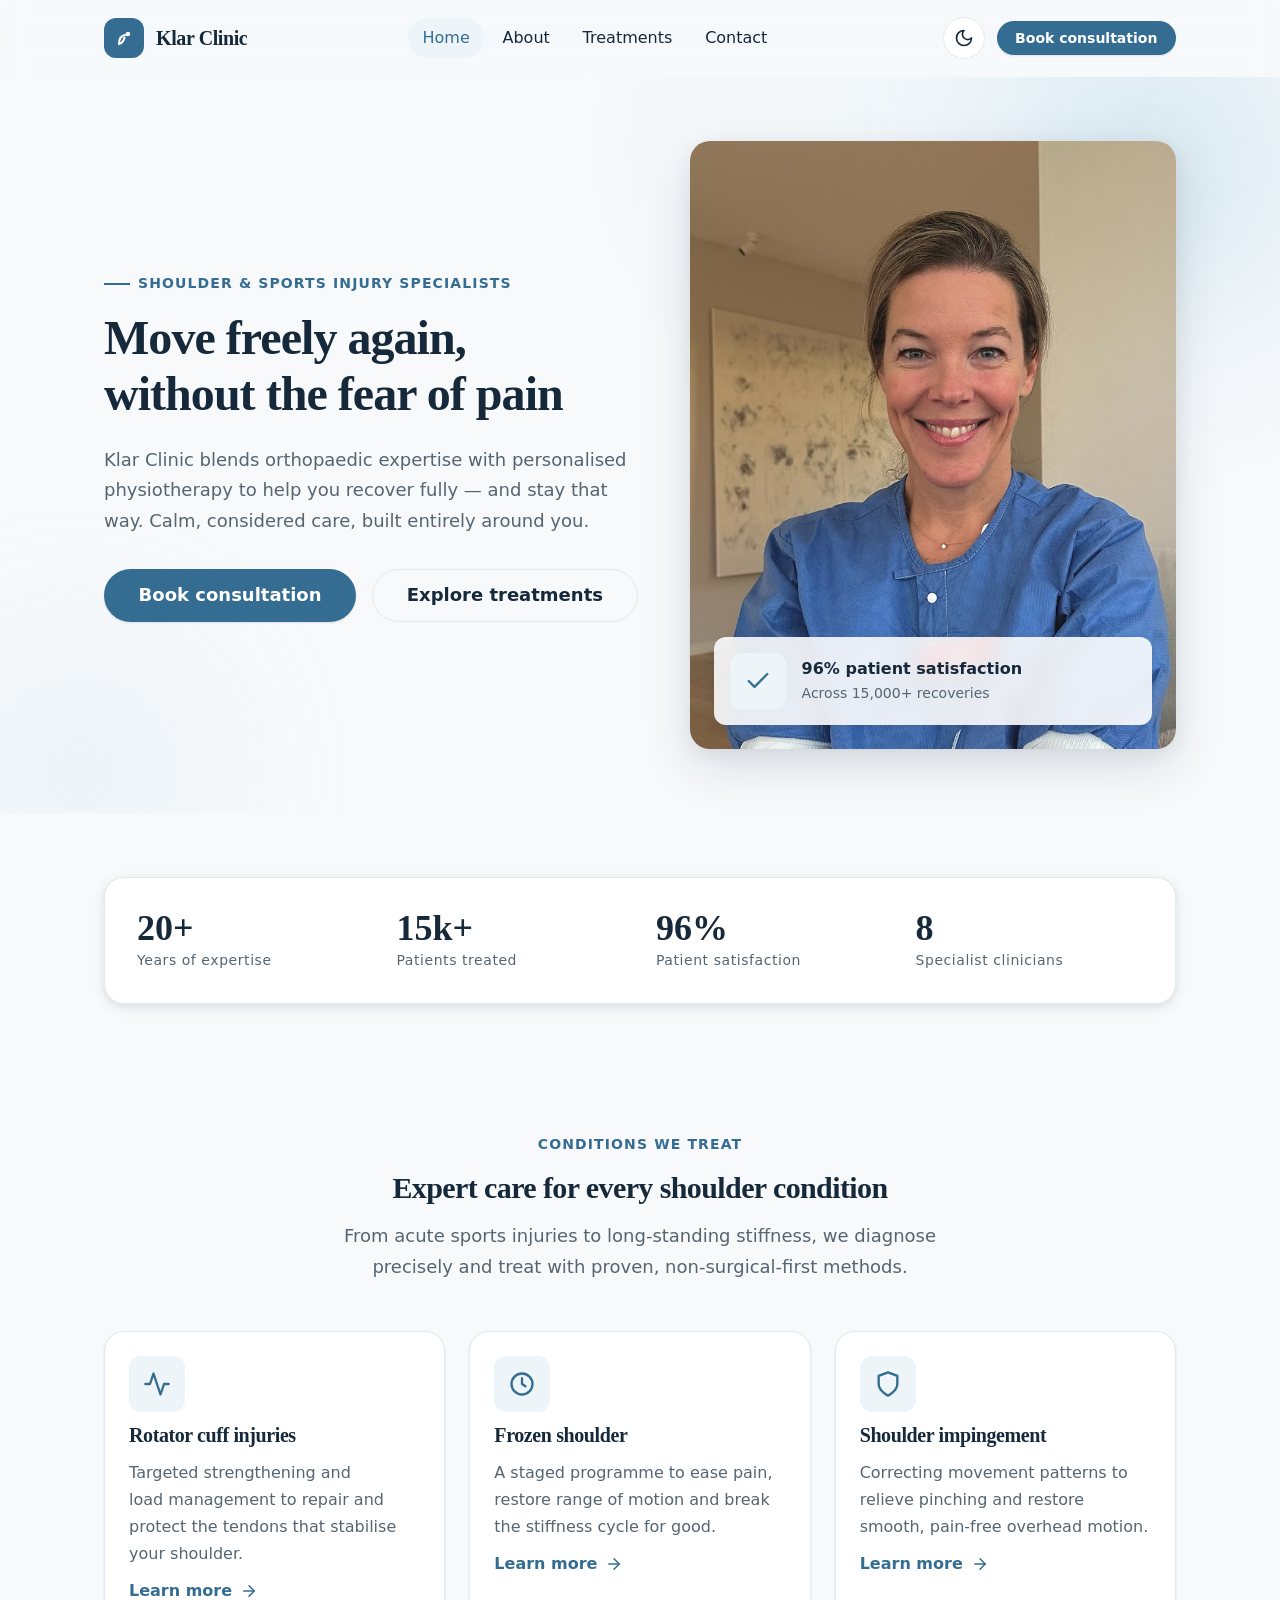
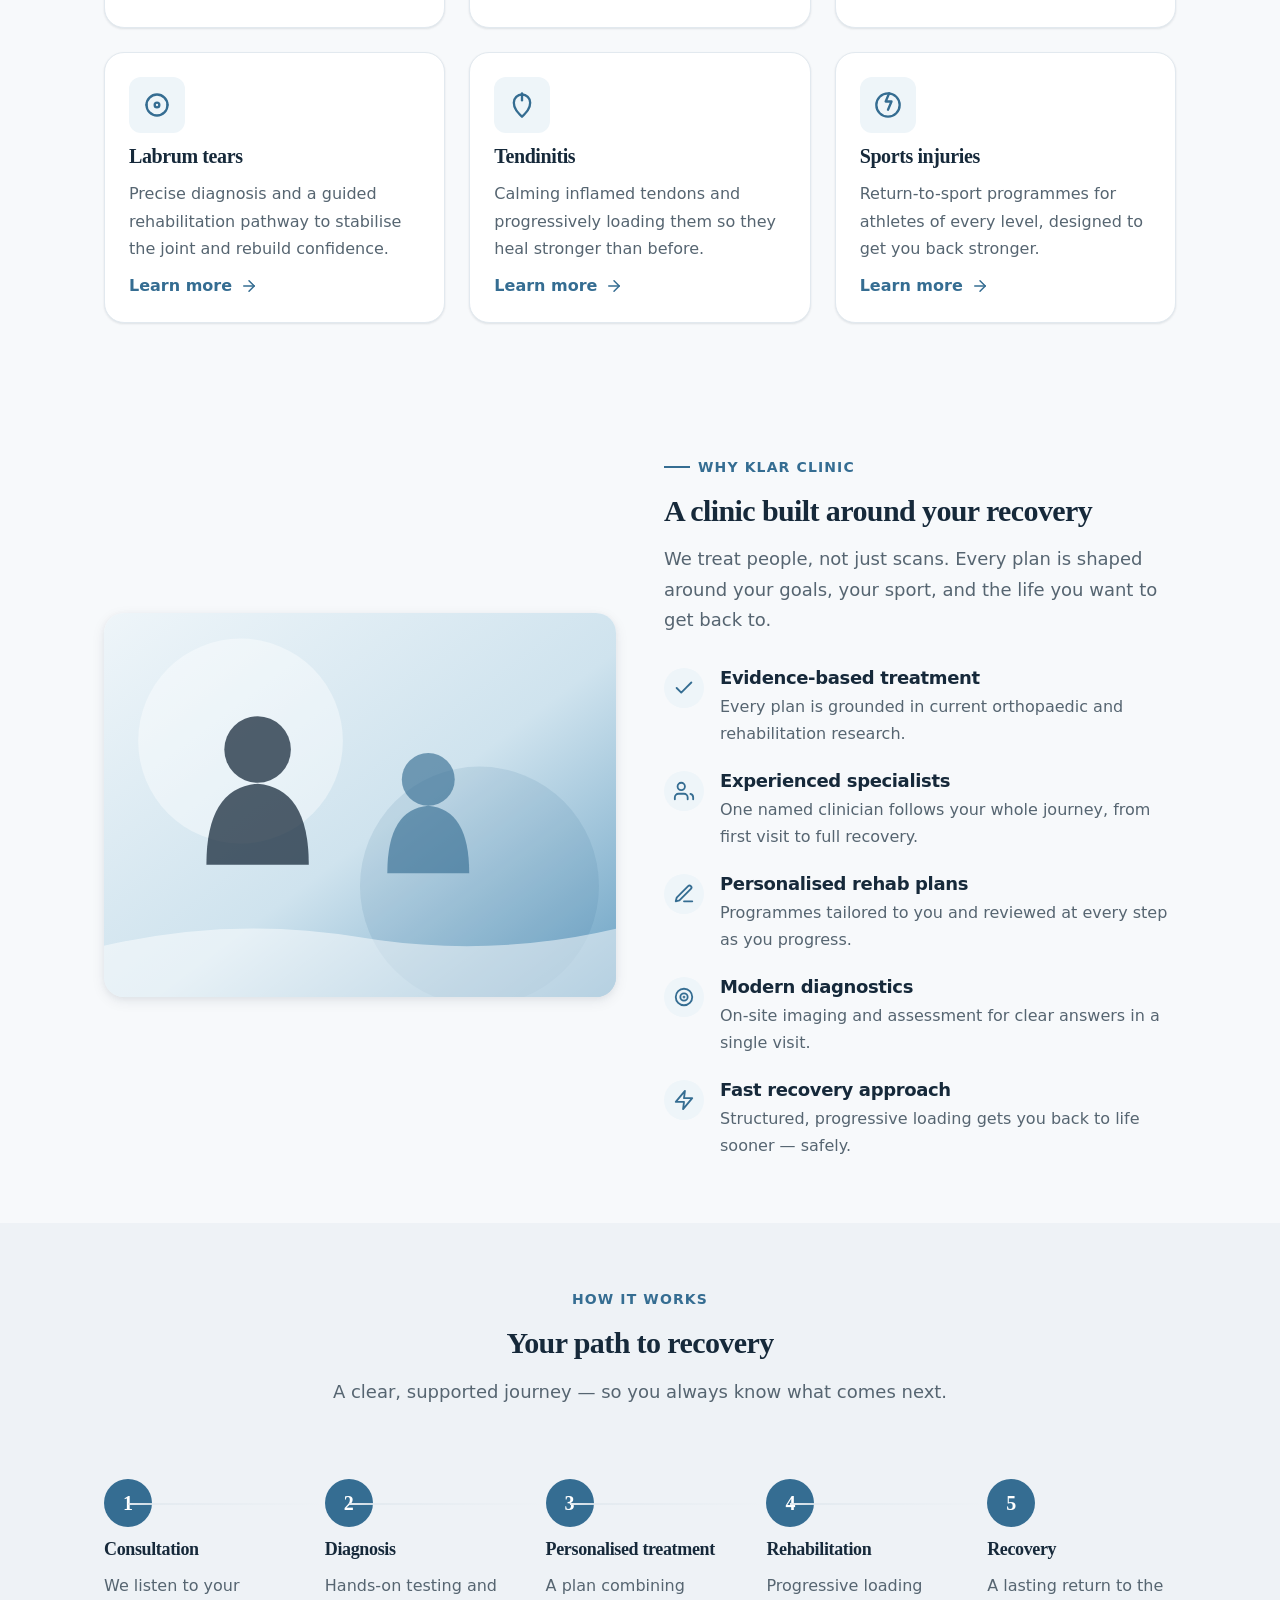
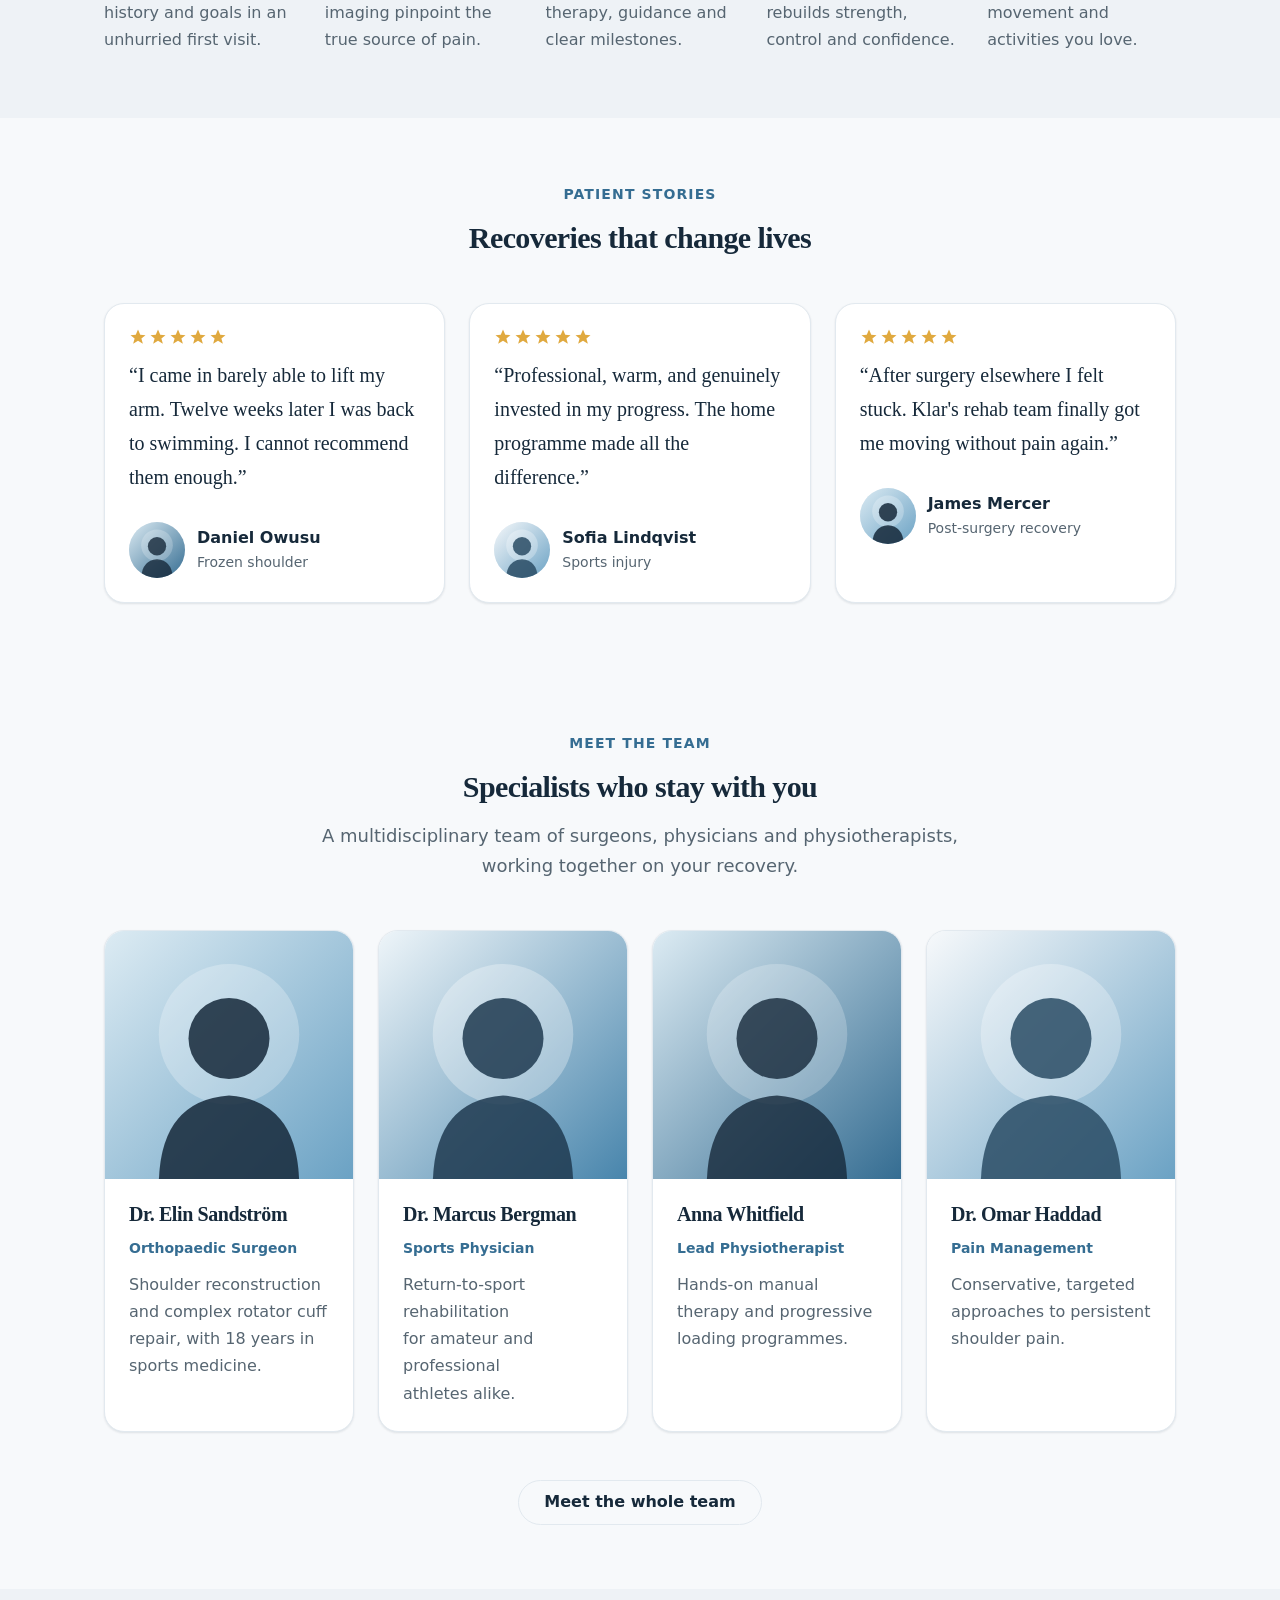
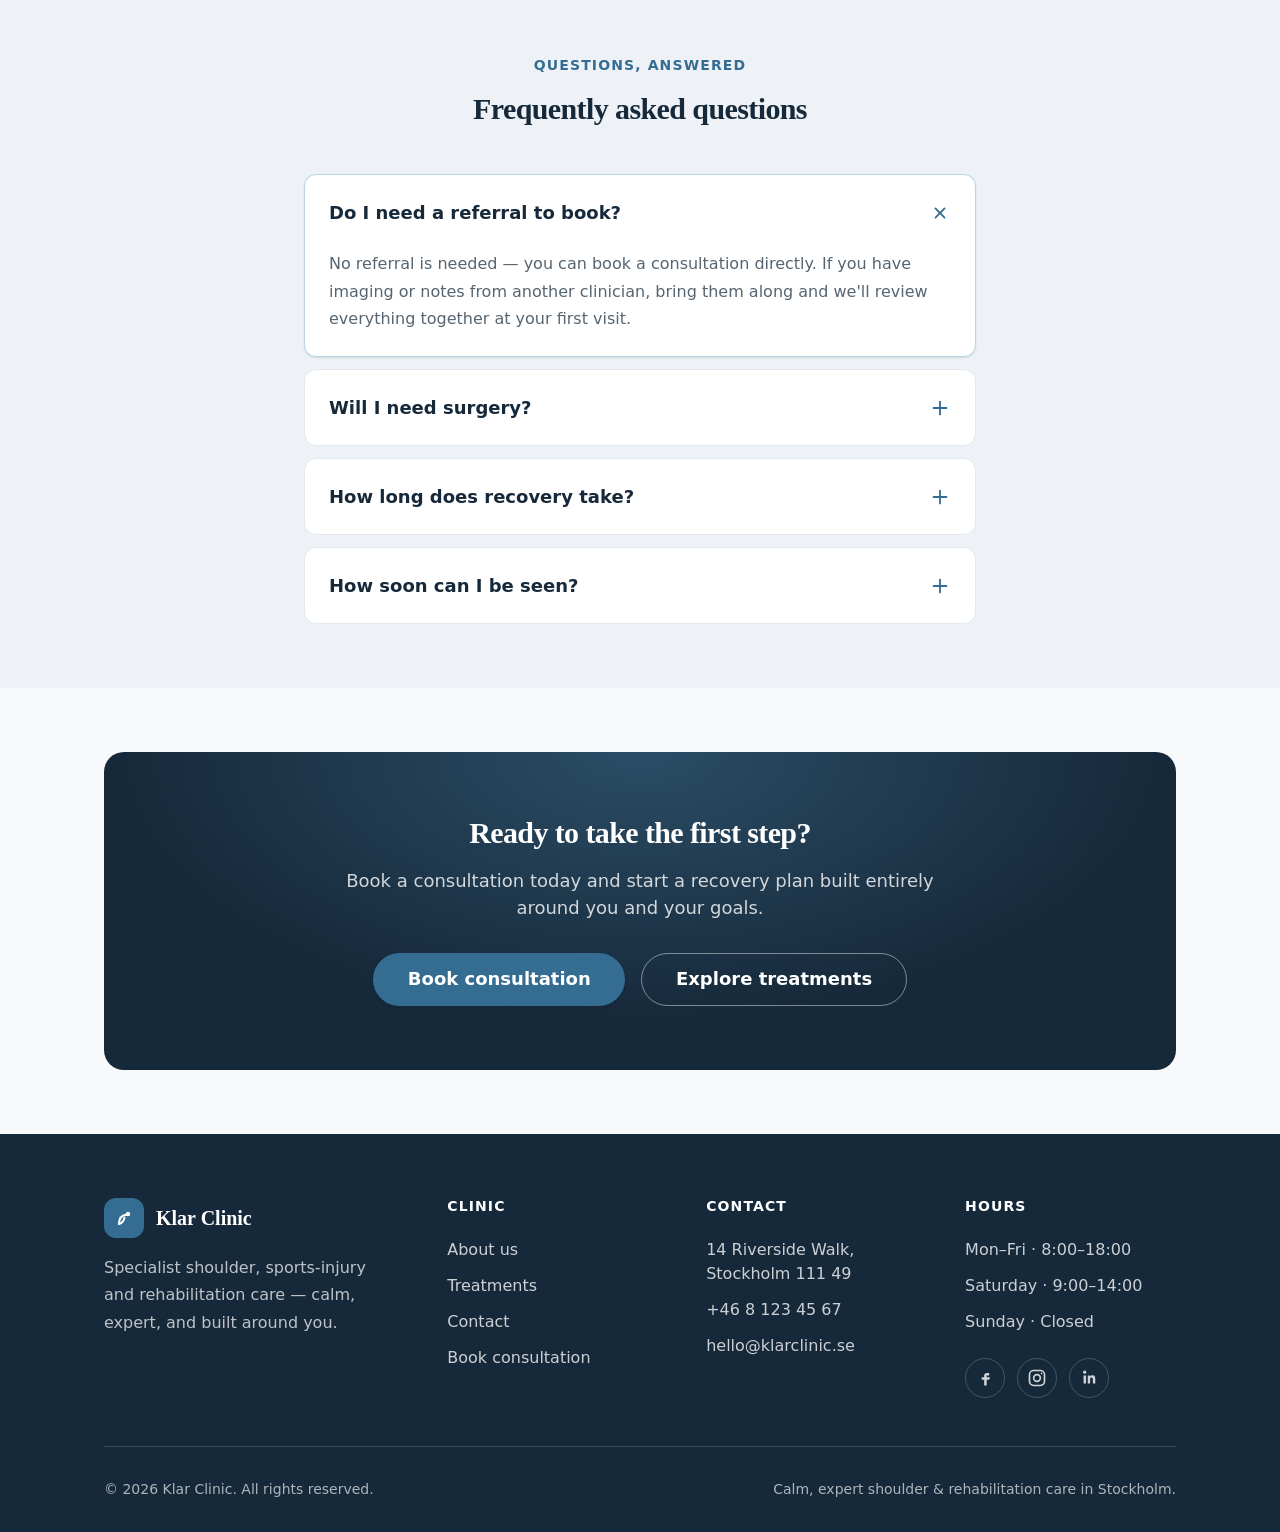
<file: index.html>
<!DOCTYPE html>
<html lang="en">
  <head>
    <meta charset="UTF-8">
    <meta name="viewport" content="width=device-width, initial-scale=1.0">
    <title>Klar Clinic — Shoulder &amp; Sports Injury Rehabilitation</title>
    <meta name="description" content="Klar Clinic is a specialist shoulder, sports-injury and rehabilitation clinic. Expert orthopaedic assessment, personalised physiotherapy and a calm, non-surgical-first approach to lasting recovery.">
    <meta name="theme-color" content="#356d92">
    <link rel="icon" type="image/svg+xml" href="assets/favicon.svg">
    <link rel="stylesheet" href="style.css">
    <!-- Set theme before first paint to avoid a flash of the light theme. -->
    <script>
      try {
        if (localStorage.getItem("klar-theme") === "dark")
          document.documentElement.classList.add("dark");
      } catch (e) {}
    </script>
  </head>
  <body>
    <a class="skip-link" href="#main">Skip to content</a>

    <!-- ===================== Site header ===================== -->
    <header class="site-header" data-site-header="">
      <div class="container">
        <div class="site-header__inner">
          <a class="brand" href="index.html" aria-label="Klar Clinic home">
            <span class="brand-mark" aria-hidden="true">
              <svg viewBox="0 0 24 24" fill="none" stroke="currentColor" stroke-width="2" stroke-linecap="round" stroke-linejoin="round"><path d="M7 18c0-6 2.5-9 8-9.5"></path><path d="M7 18c3-1 5-3 5.5-6.5"></path><circle cx="16" cy="8" r="2.2" fill="currentColor" stroke="none"></circle></svg>
            </span>
            Klar Clinic
          </a>

          <nav class="nav hidden lg:flex" data-nav="" aria-label="Primary">
            <ul class="nav-list">
              <li><a class="nav-link" href="index.html">Home</a></li>
              <li><a class="nav-link" href="about.html">About</a></li>
              <li><a class="nav-link" href="treatments.html">Treatments</a></li>
              <li><a class="nav-link" href="contact.html">Contact</a></li>
            </ul>
          </nav>

          <div class="nav-actions">
            <button class="icon-btn" type="button" aria-label="Toggle theme" title="Toggle light / dark">
              <svg viewBox="0 0 24 24" fill="none" stroke="currentColor" stroke-width="2" stroke-linecap="round" stroke-linejoin="round" aria-hidden="true"><path d="M12 3a6 6 0 0 0 9 9 9 9 0 1 1-9-9Z"></path></svg>
            </button>
            <a class="btn btn-primary btn-sm hidden lg:inline-flex" href="contact.html">Book consultation</a>
            <button class="icon-btn nav-toggle lg:hidden" type="button" data-nav-toggle="" aria-expanded="false" aria-label="Open menu" aria-controls="mobile-menu">
              <svg viewBox="0 0 24 24" fill="none" stroke="currentColor" stroke-width="2" stroke-linecap="round" stroke-linejoin="round" aria-hidden="true"><path d="M3 6h18M3 12h18M3 18h18"></path></svg>
            </button>
          </div>
        </div>
      </div>
      <div class="mobile-menu" id="mobile-menu" data-mobile-menu="">
        <a class="nav-link" href="index.html">Home</a>
        <a class="nav-link" href="about.html">About</a>
        <a class="nav-link" href="treatments.html">Treatments</a>
        <a class="nav-link" href="contact.html">Contact</a>
        <a class="btn btn-primary btn-block" href="contact.html">Book consultation</a>
      </div>
    </header>

    <main id="main">
      <!-- ===================== Hero ===================== -->
      <section class="hero">
        <div class="container">
          <div class="hero-grid">
            <div class="reveal">
              <span class="eyebrow">Shoulder &amp; sports injury specialists</span>
              <h1 class="hero-title">Move freely again, without the fear of pain</h1>
              <p class="hero-lead">
                Klar Clinic blends orthopaedic expertise with personalised physiotherapy to help
                you recover fully — and stay that way. Calm, considered care, built entirely
                around you.
              </p>
              <div class="hero-actions">
                <a class="btn btn-primary btn-lg" href="contact.html">Book consultation</a>
                <a class="btn btn-outline btn-lg" href="treatments.html">Explore treatments</a>
              </div>
            </div>
            <div class="hero-media reveal">
              <img src="/images/sophie-bergerheim_orig.jpg" alt="A calm, light-filled clinical setting representing expert shoulder care" width="800" height="1000">
              <div class="hero-floatcard">
                <span class="icon-badge" aria-hidden="true"><svg viewBox="0 0 24 24" fill="none" stroke="currentColor" stroke-width="2" stroke-linecap="round" stroke-linejoin="round"><path d="M20 6 9 17l-5-5"></path></svg></span>
                <span><b class="block">96% patient satisfaction</b><span class="text-sm text-muted-foreground">Across 15,000+ recoveries</span></span>
              </div>
            </div>
          </div>
        </div>
      </section>

      <!-- ===================== Trust bar ===================== -->
      <section class="section">
        <div class="container">
          <div class="trust-bar reveal">
            <div class="stat"><span class="stat-value">20+</span><span class="stat-label">Years of expertise</span></div>
            <div class="stat"><span class="stat-value">15k+</span><span class="stat-label">Patients treated</span></div>
            <div class="stat"><span class="stat-value">96%</span><span class="stat-label">Patient satisfaction</span></div>
            <div class="stat"><span class="stat-value">8</span><span class="stat-label">Specialist clinicians</span></div>
          </div>
        </div>
      </section>

      <!-- ===================== Conditions ===================== -->
      <section class="section">
        <div class="container">
          <div class="section-head section-head--center mx-auto reveal">
            <span class="eyebrow">Conditions we treat</span>
            <h2 class="section-title">Expert care for every shoulder condition</h2>
            <p class="section-lead">
              From acute sports injuries to long-standing stiffness, we diagnose precisely and
              treat with proven, non-surgical-first methods.
            </p>
          </div>
          <div class="grid grid-cols-1 md:grid-cols-2 lg:grid-cols-3 gap-6 reveal">
            <article class="card card--hover">
              <div class="card__body">
                <span class="icon-badge" aria-hidden="true"><svg viewBox="0 0 24 24" fill="none" stroke="currentColor" stroke-width="2" stroke-linecap="round" stroke-linejoin="round"><path d="M22 12h-4l-3 9L9 3l-3 9H2"></path></svg></span>
                <h3 class="card__title">Rotator cuff injuries</h3>
                <p class="card__text">Targeted strengthening and load management to repair and protect the tendons that stabilise your shoulder.</p>
                <a class="cta-link" href="treatments.html">Learn more <svg viewBox="0 0 24 24" width="18" height="18" fill="none" stroke="currentColor" stroke-width="2" stroke-linecap="round" stroke-linejoin="round" aria-hidden="true"><path d="M5 12h14"></path><path d="m12 5 7 7-7 7"></path></svg></a>
              </div>
            </article>
            <article class="card card--hover">
              <div class="card__body">
                <span class="icon-badge" aria-hidden="true"><svg viewBox="0 0 24 24" fill="none" stroke="currentColor" stroke-width="2" stroke-linecap="round" stroke-linejoin="round"><circle cx="12" cy="12" r="9"></circle><path d="M12 7v5l3 2"></path></svg></span>
                <h3 class="card__title">Frozen shoulder</h3>
                <p class="card__text">A staged programme to ease pain, restore range of motion and break the stiffness cycle for good.</p>
                <a class="cta-link" href="treatments.html">Learn more <svg viewBox="0 0 24 24" width="18" height="18" fill="none" stroke="currentColor" stroke-width="2" stroke-linecap="round" stroke-linejoin="round" aria-hidden="true"><path d="M5 12h14"></path><path d="m12 5 7 7-7 7"></path></svg></a>
              </div>
            </article>
            <article class="card card--hover">
              <div class="card__body">
                <span class="icon-badge" aria-hidden="true"><svg viewBox="0 0 24 24" fill="none" stroke="currentColor" stroke-width="2" stroke-linecap="round" stroke-linejoin="round"><path d="M12 22s8-4 8-10V5l-8-3-8 3v7c0 6 8 10 8 10Z"></path></svg></span>
                <h3 class="card__title">Shoulder impingement</h3>
                <p class="card__text">Correcting movement patterns to relieve pinching and restore smooth, pain-free overhead motion.</p>
                <a class="cta-link" href="treatments.html">Learn more <svg viewBox="0 0 24 24" width="18" height="18" fill="none" stroke="currentColor" stroke-width="2" stroke-linecap="round" stroke-linejoin="round" aria-hidden="true"><path d="M5 12h14"></path><path d="m12 5 7 7-7 7"></path></svg></a>
              </div>
            </article>
            <article class="card card--hover">
              <div class="card__body">
                <span class="icon-badge" aria-hidden="true"><svg viewBox="0 0 24 24" fill="none" stroke="currentColor" stroke-width="2" stroke-linecap="round" stroke-linejoin="round"><path d="M3 12a9 9 0 0 1 9-9 9 9 0 0 1 9 9"></path><path d="M3 12a9 9 0 0 0 9 9 9 9 0 0 0 9-9"></path><circle cx="12" cy="12" r="2"></circle></svg></span>
                <h3 class="card__title">Labrum tears</h3>
                <p class="card__text">Precise diagnosis and a guided rehabilitation pathway to stabilise the joint and rebuild confidence.</p>
                <a class="cta-link" href="treatments.html">Learn more <svg viewBox="0 0 24 24" width="18" height="18" fill="none" stroke="currentColor" stroke-width="2" stroke-linecap="round" stroke-linejoin="round" aria-hidden="true"><path d="M5 12h14"></path><path d="m12 5 7 7-7 7"></path></svg></a>
              </div>
            </article>
            <article class="card card--hover">
              <div class="card__body">
                <span class="icon-badge" aria-hidden="true"><svg viewBox="0 0 24 24" fill="none" stroke="currentColor" stroke-width="2" stroke-linecap="round" stroke-linejoin="round"><path d="M12 2v6"></path><path d="M5 10c0 5 3 8 7 12 4-4 7-7 7-12a7 7 0 0 0-14 0Z"></path></svg></span>
                <h3 class="card__title">Tendinitis</h3>
                <p class="card__text">Calming inflamed tendons and progressively loading them so they heal stronger than before.</p>
                <a class="cta-link" href="treatments.html">Learn more <svg viewBox="0 0 24 24" width="18" height="18" fill="none" stroke="currentColor" stroke-width="2" stroke-linecap="round" stroke-linejoin="round" aria-hidden="true"><path d="M5 12h14"></path><path d="m12 5 7 7-7 7"></path></svg></a>
              </div>
            </article>
            <article class="card card--hover">
              <div class="card__body">
                <span class="icon-badge" aria-hidden="true"><svg viewBox="0 0 24 24" fill="none" stroke="currentColor" stroke-width="2" stroke-linecap="round" stroke-linejoin="round"><path d="m13 2-3 7h5l-3 7"></path><circle cx="12" cy="12" r="10"></circle></svg></span>
                <h3 class="card__title">Sports injuries</h3>
                <p class="card__text">Return-to-sport programmes for athletes of every level, designed to get you back stronger.</p>
                <a class="cta-link" href="treatments.html">Learn more <svg viewBox="0 0 24 24" width="18" height="18" fill="none" stroke="currentColor" stroke-width="2" stroke-linecap="round" stroke-linejoin="round" aria-hidden="true"><path d="M5 12h14"></path><path d="m12 5 7 7-7 7"></path></svg></a>
              </div>
            </article>
          </div>
        </div>
      </section>

      <!-- ===================== Why choose us ===================== -->
      <section class="section">
        <div class="container">
          <div class="split">
            <div class="split-media reveal"><img src="assets/consult.svg" alt="A Klar Clinic specialist reviewing a personalised treatment plan with a patient" loading="lazy" width="800" height="600"></div>
            <div class="reveal">
              <span class="eyebrow">Why Klar Clinic</span>
              <h2 class="section-title">A clinic built around your recovery</h2>
              <p class="section-lead mb-8">We treat people, not just scans. Every plan is shaped around your goals, your sport, and the life you want to get back to.</p>
              <div class="flex flex-col gap-6">
                <div class="feature">
                  <span class="feature__icon" aria-hidden="true"><svg viewBox="0 0 24 24" fill="none" stroke="currentColor" stroke-width="2" stroke-linecap="round" stroke-linejoin="round"><path d="M20 6 9 17l-5-5"></path></svg></span>
                  <div><h3 class="feature__title">Evidence-based treatment</h3><p class="feature__text">Every plan is grounded in current orthopaedic and rehabilitation research.</p></div>
                </div>
                <div class="feature">
                  <span class="feature__icon" aria-hidden="true"><svg viewBox="0 0 24 24" fill="none" stroke="currentColor" stroke-width="2" stroke-linecap="round" stroke-linejoin="round"><path d="M16 21v-2a4 4 0 0 0-4-4H6a4 4 0 0 0-4 4v2"></path><circle cx="9" cy="7" r="4"></circle><path d="M22 21v-2a4 4 0 0 0-3-3.87"></path></svg></span>
                  <div><h3 class="feature__title">Experienced specialists</h3><p class="feature__text">One named clinician follows your whole journey, from first visit to full recovery.</p></div>
                </div>
                <div class="feature">
                  <span class="feature__icon" aria-hidden="true"><svg viewBox="0 0 24 24" fill="none" stroke="currentColor" stroke-width="2" stroke-linecap="round" stroke-linejoin="round"><path d="M12 20h9"></path><path d="M16.5 3.5a2.1 2.1 0 0 1 3 3L7 19l-4 1 1-4Z"></path></svg></span>
                  <div><h3 class="feature__title">Personalised rehab plans</h3><p class="feature__text">Programmes tailored to you and reviewed at every step as you progress.</p></div>
                </div>
                <div class="feature">
                  <span class="feature__icon" aria-hidden="true"><svg viewBox="0 0 24 24" fill="none" stroke="currentColor" stroke-width="2" stroke-linecap="round" stroke-linejoin="round"><circle cx="12" cy="12" r="9"></circle><circle cx="12" cy="12" r="4"></circle><circle cx="12" cy="12" r="0.5" fill="currentColor"></circle></svg></span>
                  <div><h3 class="feature__title">Modern diagnostics</h3><p class="feature__text">On-site imaging and assessment for clear answers in a single visit.</p></div>
                </div>
                <div class="feature">
                  <span class="feature__icon" aria-hidden="true"><svg viewBox="0 0 24 24" fill="none" stroke="currentColor" stroke-width="2" stroke-linecap="round" stroke-linejoin="round"><path d="M13 2 3 14h9l-1 8 10-12h-9l1-8Z"></path></svg></span>
                  <div><h3 class="feature__title">Fast recovery approach</h3><p class="feature__text">Structured, progressive loading gets you back to life sooner — safely.</p></div>
                </div>
              </div>
            </div>
          </div>
        </div>
      </section>

      <!-- ===================== Treatment process ===================== -->
      <section class="section bg-muted">
        <div class="container">
          <div class="section-head section-head--center mx-auto reveal">
            <span class="eyebrow">How it works</span>
            <h2 class="section-title">Your path to recovery</h2>
            <p class="section-lead">A clear, supported journey — so you always know what comes next.</p>
          </div>
          <div class="flex flex-col md:flex-row gap-8 reveal">
            <div class="step flex-1"><span class="step__number">1</span><h3 class="step__title">Consultation</h3><p class="step__text">We listen to your history and goals in an unhurried first visit.</p></div>
            <div class="step flex-1"><span class="step__number">2</span><h3 class="step__title">Diagnosis</h3><p class="step__text">Hands-on testing and imaging pinpoint the true source of pain.</p></div>
            <div class="step flex-1"><span class="step__number">3</span><h3 class="step__title">Personalised treatment</h3><p class="step__text">A plan combining therapy, guidance and clear milestones.</p></div>
            <div class="step flex-1"><span class="step__number">4</span><h3 class="step__title">Rehabilitation</h3><p class="step__text">Progressive loading rebuilds strength, control and confidence.</p></div>
            <div class="step flex-1"><span class="step__number">5</span><h3 class="step__title">Recovery</h3><p class="step__text">A lasting return to the movement and activities you love.</p></div>
          </div>
        </div>
      </section>

      <!-- ===================== Testimonials ===================== -->
      <section class="section">
        <div class="container">
          <div class="section-head section-head--center mx-auto reveal">
            <span class="eyebrow">Patient stories</span>
            <h2 class="section-title">Recoveries that change lives</h2>
          </div>
          <div class="grid grid-cols-1 md:grid-cols-3 gap-6 reveal">
            <figure class="card">
              <div class="card__body">
                <span class="quote-stars" role="img" aria-label="5 out of 5 stars"><svg viewBox="0 0 24 24" width="18" height="18" fill="currentColor" aria-hidden="true"><path d="M12 2 15 9l7 .5-5.5 4.5 2 7-6.5-4-6.5 4 2-7L2 9.5 9 9Z"></path></svg><svg viewBox="0 0 24 24" width="18" height="18" fill="currentColor" aria-hidden="true"><path d="M12 2 15 9l7 .5-5.5 4.5 2 7-6.5-4-6.5 4 2-7L2 9.5 9 9Z"></path></svg><svg viewBox="0 0 24 24" width="18" height="18" fill="currentColor" aria-hidden="true"><path d="M12 2 15 9l7 .5-5.5 4.5 2 7-6.5-4-6.5 4 2-7L2 9.5 9 9Z"></path></svg><svg viewBox="0 0 24 24" width="18" height="18" fill="currentColor" aria-hidden="true"><path d="M12 2 15 9l7 .5-5.5 4.5 2 7-6.5-4-6.5 4 2-7L2 9.5 9 9Z"></path></svg><svg viewBox="0 0 24 24" width="18" height="18" fill="currentColor" aria-hidden="true"><path d="M12 2 15 9l7 .5-5.5 4.5 2 7-6.5-4-6.5 4 2-7L2 9.5 9 9Z"></path></svg></span>
                <blockquote class="quote">“I came in barely able to lift my arm. Twelve weeks later I was back to swimming. I cannot recommend them enough.”</blockquote>
                <figcaption class="flex items-center gap-3 mt-4"><img class="avatar" src="assets/portrait-3.svg" alt="" loading="lazy" width="56" height="56"><span><b class="block">Daniel Owusu</b><span class="text-sm text-muted-foreground">Frozen shoulder</span></span></figcaption>
              </div>
            </figure>
            <figure class="card">
              <div class="card__body">
                <span class="quote-stars" role="img" aria-label="5 out of 5 stars"><svg viewBox="0 0 24 24" width="18" height="18" fill="currentColor" aria-hidden="true"><path d="M12 2 15 9l7 .5-5.5 4.5 2 7-6.5-4-6.5 4 2-7L2 9.5 9 9Z"></path></svg><svg viewBox="0 0 24 24" width="18" height="18" fill="currentColor" aria-hidden="true"><path d="M12 2 15 9l7 .5-5.5 4.5 2 7-6.5-4-6.5 4 2-7L2 9.5 9 9Z"></path></svg><svg viewBox="0 0 24 24" width="18" height="18" fill="currentColor" aria-hidden="true"><path d="M12 2 15 9l7 .5-5.5 4.5 2 7-6.5-4-6.5 4 2-7L2 9.5 9 9Z"></path></svg><svg viewBox="0 0 24 24" width="18" height="18" fill="currentColor" aria-hidden="true"><path d="M12 2 15 9l7 .5-5.5 4.5 2 7-6.5-4-6.5 4 2-7L2 9.5 9 9Z"></path></svg><svg viewBox="0 0 24 24" width="18" height="18" fill="currentColor" aria-hidden="true"><path d="M12 2 15 9l7 .5-5.5 4.5 2 7-6.5-4-6.5 4 2-7L2 9.5 9 9Z"></path></svg></span>
                <blockquote class="quote">“Professional, warm, and genuinely invested in my progress. The home programme made all the difference.”</blockquote>
                <figcaption class="flex items-center gap-3 mt-4"><img class="avatar" src="assets/portrait-4.svg" alt="" loading="lazy" width="56" height="56"><span><b class="block">Sofia Lindqvist</b><span class="text-sm text-muted-foreground">Sports injury</span></span></figcaption>
              </div>
            </figure>
            <figure class="card">
              <div class="card__body">
                <span class="quote-stars" role="img" aria-label="5 out of 5 stars"><svg viewBox="0 0 24 24" width="18" height="18" fill="currentColor" aria-hidden="true"><path d="M12 2 15 9l7 .5-5.5 4.5 2 7-6.5-4-6.5 4 2-7L2 9.5 9 9Z"></path></svg><svg viewBox="0 0 24 24" width="18" height="18" fill="currentColor" aria-hidden="true"><path d="M12 2 15 9l7 .5-5.5 4.5 2 7-6.5-4-6.5 4 2-7L2 9.5 9 9Z"></path></svg><svg viewBox="0 0 24 24" width="18" height="18" fill="currentColor" aria-hidden="true"><path d="M12 2 15 9l7 .5-5.5 4.5 2 7-6.5-4-6.5 4 2-7L2 9.5 9 9Z"></path></svg><svg viewBox="0 0 24 24" width="18" height="18" fill="currentColor" aria-hidden="true"><path d="M12 2 15 9l7 .5-5.5 4.5 2 7-6.5-4-6.5 4 2-7L2 9.5 9 9Z"></path></svg><svg viewBox="0 0 24 24" width="18" height="18" fill="currentColor" aria-hidden="true"><path d="M12 2 15 9l7 .5-5.5 4.5 2 7-6.5-4-6.5 4 2-7L2 9.5 9 9Z"></path></svg></span>
                <blockquote class="quote">“After surgery elsewhere I felt stuck. Klar's rehab team finally got me moving without pain again.”</blockquote>
                <figcaption class="flex items-center gap-3 mt-4"><img class="avatar" src="assets/portrait-1.svg" alt="" loading="lazy" width="56" height="56"><span><b class="block">James Mercer</b><span class="text-sm text-muted-foreground">Post-surgery recovery</span></span></figcaption>
              </div>
            </figure>
          </div>
        </div>
      </section>

      <!-- ===================== Specialists ===================== -->
      <section class="section">
        <div class="container">
          <div class="section-head section-head--center mx-auto reveal">
            <span class="eyebrow">Meet the team</span>
            <h2 class="section-title">Specialists who stay with you</h2>
            <p class="section-lead">A multidisciplinary team of surgeons, physicians and physiotherapists, working together on your recovery.</p>
          </div>
          <div class="grid grid-cols-1 sm:grid-cols-2 lg:grid-cols-4 gap-6 reveal">
            <article class="card card--hover"><div class="card__media aspect-square"><img src="assets/portrait-1.svg" alt="Portrait of Dr. Elin Sandström" loading="lazy" width="400" height="400"></div><div class="card__body"><h3 class="card__title">Dr. Elin Sandström</h3><p class="text-primary font-semibold text-sm">Orthopaedic Surgeon</p><p class="card__text">Shoulder reconstruction and complex rotator cuff repair, with 18 years in sports medicine.</p></div></article>
            <article class="card card--hover"><div class="card__media aspect-square"><img src="assets/portrait-2.svg" alt="Portrait of Dr. Marcus Bergman" loading="lazy" width="400" height="400"></div><div class="card__body"><h3 class="card__title">Dr. Marcus Bergman</h3><p class="text-primary font-semibold text-sm">Sports Physician</p><p class="card__text">Return-to-sport rehabilitation for amateur and professional athletes alike.</p></div></article>
            <article class="card card--hover"><div class="card__media aspect-square"><img src="assets/portrait-3.svg" alt="Portrait of Anna Whitfield" loading="lazy" width="400" height="400"></div><div class="card__body"><h3 class="card__title">Anna Whitfield</h3><p class="text-primary font-semibold text-sm">Lead Physiotherapist</p><p class="card__text">Hands-on manual therapy and progressive loading programmes.</p></div></article>
            <article class="card card--hover"><div class="card__media aspect-square"><img src="assets/portrait-4.svg" alt="Portrait of Dr. Omar Haddad" loading="lazy" width="400" height="400"></div><div class="card__body"><h3 class="card__title">Dr. Omar Haddad</h3><p class="text-primary font-semibold text-sm">Pain Management</p><p class="card__text">Conservative, targeted approaches to persistent shoulder pain.</p></div></article>
          </div>
          <div class="text-center mt-12 reveal"><a class="btn btn-outline" href="about.html">Meet the whole team</a></div>
        </div>
      </section>

      <!-- ===================== FAQ ===================== -->
      <section class="section bg-muted">
        <div class="container-narrow">
          <div class="section-head section-head--center mx-auto reveal">
            <span class="eyebrow">Questions, answered</span>
            <h2 class="section-title">Frequently asked questions</h2>
          </div>
          <div class="accordion reveal">
            <div class="accordion-item is-open" data-accordion-item="">
              <button class="accordion-trigger" type="button" aria-expanded="true">Do I need a referral to book?<svg class="accordion-icon" viewBox="0 0 24 24" fill="none" stroke="currentColor" stroke-width="2" stroke-linecap="round" stroke-linejoin="round" aria-hidden="true"><path d="M12 5v14"></path><path d="M5 12h14"></path></svg></button>
              <div class="accordion-panel"><div class="accordion-panel__inner">No referral is needed — you can book a consultation directly. If you have imaging or notes from another clinician, bring them along and we'll review everything together at your first visit.</div></div>
            </div>
            <div class="accordion-item" data-accordion-item="">
              <button class="accordion-trigger" type="button" aria-expanded="false">Will I need surgery?<svg class="accordion-icon" viewBox="0 0 24 24" fill="none" stroke="currentColor" stroke-width="2" stroke-linecap="round" stroke-linejoin="round" aria-hidden="true"><path d="M12 5v14"></path><path d="M5 12h14"></path></svg></button>
              <div class="accordion-panel"><div class="accordion-panel__inner">The large majority of shoulder problems resolve with structured rehabilitation. Surgery is only ever recommended when it is genuinely the best option for you — and we'll explain exactly why.</div></div>
            </div>
            <div class="accordion-item" data-accordion-item="">
              <button class="accordion-trigger" type="button" aria-expanded="false">How long does recovery take?<svg class="accordion-icon" viewBox="0 0 24 24" fill="none" stroke="currentColor" stroke-width="2" stroke-linecap="round" stroke-linejoin="round" aria-hidden="true"><path d="M12 5v14"></path><path d="M5 12h14"></path></svg></button>
              <div class="accordion-panel"><div class="accordion-panel__inner">Most patients feel meaningful improvement within six weeks, with full recovery typically between three and six months, depending on the condition and your goals.</div></div>
            </div>
            <div class="accordion-item" data-accordion-item="">
              <button class="accordion-trigger" type="button" aria-expanded="false">How soon can I be seen?<svg class="accordion-icon" viewBox="0 0 24 24" fill="none" stroke="currentColor" stroke-width="2" stroke-linecap="round" stroke-linejoin="round" aria-hidden="true"><path d="M12 5v14"></path><path d="M5 12h14"></path></svg></button>
              <div class="accordion-panel"><div class="accordion-panel__inner">We hold appointments open each week for new patients and can usually offer a consultation within a few days. For urgent injuries, call us and we'll do our best to see you sooner.</div></div>
            </div>
          </div>
        </div>
      </section>

      <!-- ===================== Final CTA ===================== -->
      <section class="section">
        <div class="container">
          <div class="cta reveal">
            <h2 class="cta__title">Ready to take the first step?</h2>
            <p class="cta__lead">Book a consultation today and start a recovery plan built entirely around you and your goals.</p>
            <div class="cta__actions">
              <a class="btn btn-primary btn-lg" href="contact.html">Book consultation</a>
              <a class="btn btn-outline-inverse btn-lg" href="treatments.html">Explore treatments</a>
            </div>
          </div>
        </div>
      </section>
    </main>

    <!-- ===================== Footer ===================== -->
    <footer class="site-footer">
      <div class="container">
        <div class="footer-grid">
          <div>
            <a class="footer-brand" href="index.html"><span class="brand-mark" aria-hidden="true"><svg viewBox="0 0 24 24" fill="none" stroke="currentColor" stroke-width="2" stroke-linecap="round" stroke-linejoin="round"><path d="M7 18c0-6 2.5-9 8-9.5"></path><path d="M7 18c3-1 5-3 5.5-6.5"></path><circle cx="16" cy="8" r="2.2" fill="currentColor" stroke="none"></circle></svg></span>Klar Clinic</a>
            <p class="footer-about">Specialist shoulder, sports-injury and rehabilitation care — calm, expert, and built around you.</p>
          </div>
          <div>
            <h4>Clinic</h4>
            <div class="footer-links">
              <a class="footer-link" href="about.html">About us</a>
              <a class="footer-link" href="treatments.html">Treatments</a>
              <a class="footer-link" href="contact.html">Contact</a>
              <a class="footer-link" href="contact.html">Book consultation</a>
            </div>
          </div>
          <div>
            <h4>Contact</h4>
            <div class="footer-links">
              <span class="footer-link">14 Riverside Walk, Stockholm 111 49</span>
              <a class="footer-link" href="tel:+4681234567">+46 8 123 45 67</a>
              <a class="footer-link" href="mailto:hello@klarclinic.se">hello@klarclinic.se</a>
            </div>
          </div>
          <div>
            <h4>Hours</h4>
            <div class="footer-links">
              <span class="footer-link">Mon–Fri · 8:00–18:00</span>
              <span class="footer-link">Saturday · 9:00–14:00</span>
              <span class="footer-link">Sunday · Closed</span>
            </div>
            <div class="footer-social mt-6">
              <a href="#" aria-label="Klar Clinic on Facebook"><svg viewBox="0 0 24 24" fill="currentColor" aria-hidden="true"><path d="M14 9h3V6h-3c-1.7 0-3 1.3-3 3v2H8v3h3v7h3v-7h3l1-3h-4V9c0-.6.4-1 1-1Z"></path></svg></a>
              <a href="#" aria-label="Klar Clinic on Instagram"><svg viewBox="0 0 24 24" fill="none" stroke="currentColor" stroke-width="2"><rect x="3" y="3" width="18" height="18" rx="5"></rect><circle cx="12" cy="12" r="4"></circle><circle cx="17.5" cy="6.5" r="1" fill="currentColor" stroke="none"></circle></svg></a>
              <a href="#" aria-label="Klar Clinic on LinkedIn"><svg viewBox="0 0 24 24" fill="currentColor" aria-hidden="true"><path d="M6.94 7A1.94 1.94 0 1 1 7 3.13 1.94 1.94 0 0 1 6.94 7ZM5.5 9h2.9v9.5H5.5Zm5 0h2.78v1.3h.04a3 3 0 0 1 2.74-1.5c2.93 0 3.47 1.93 3.47 4.44v5.26h-2.9v-4.66c0-1.11 0-2.54-1.55-2.54s-1.78 1.21-1.78 2.46v4.74H10.5Z"></path></svg></a>
            </div>
          </div>
        </div>
        <div class="footer-bottom">
          <span>© 2026 Klar Clinic. All rights reserved.</span>
          <span>Calm, expert shoulder &amp; rehabilitation care in Stockholm.</span>
        </div>
      </div>
    </footer>

    <script src="script.js"></script>
  </body>
</html>
</file>
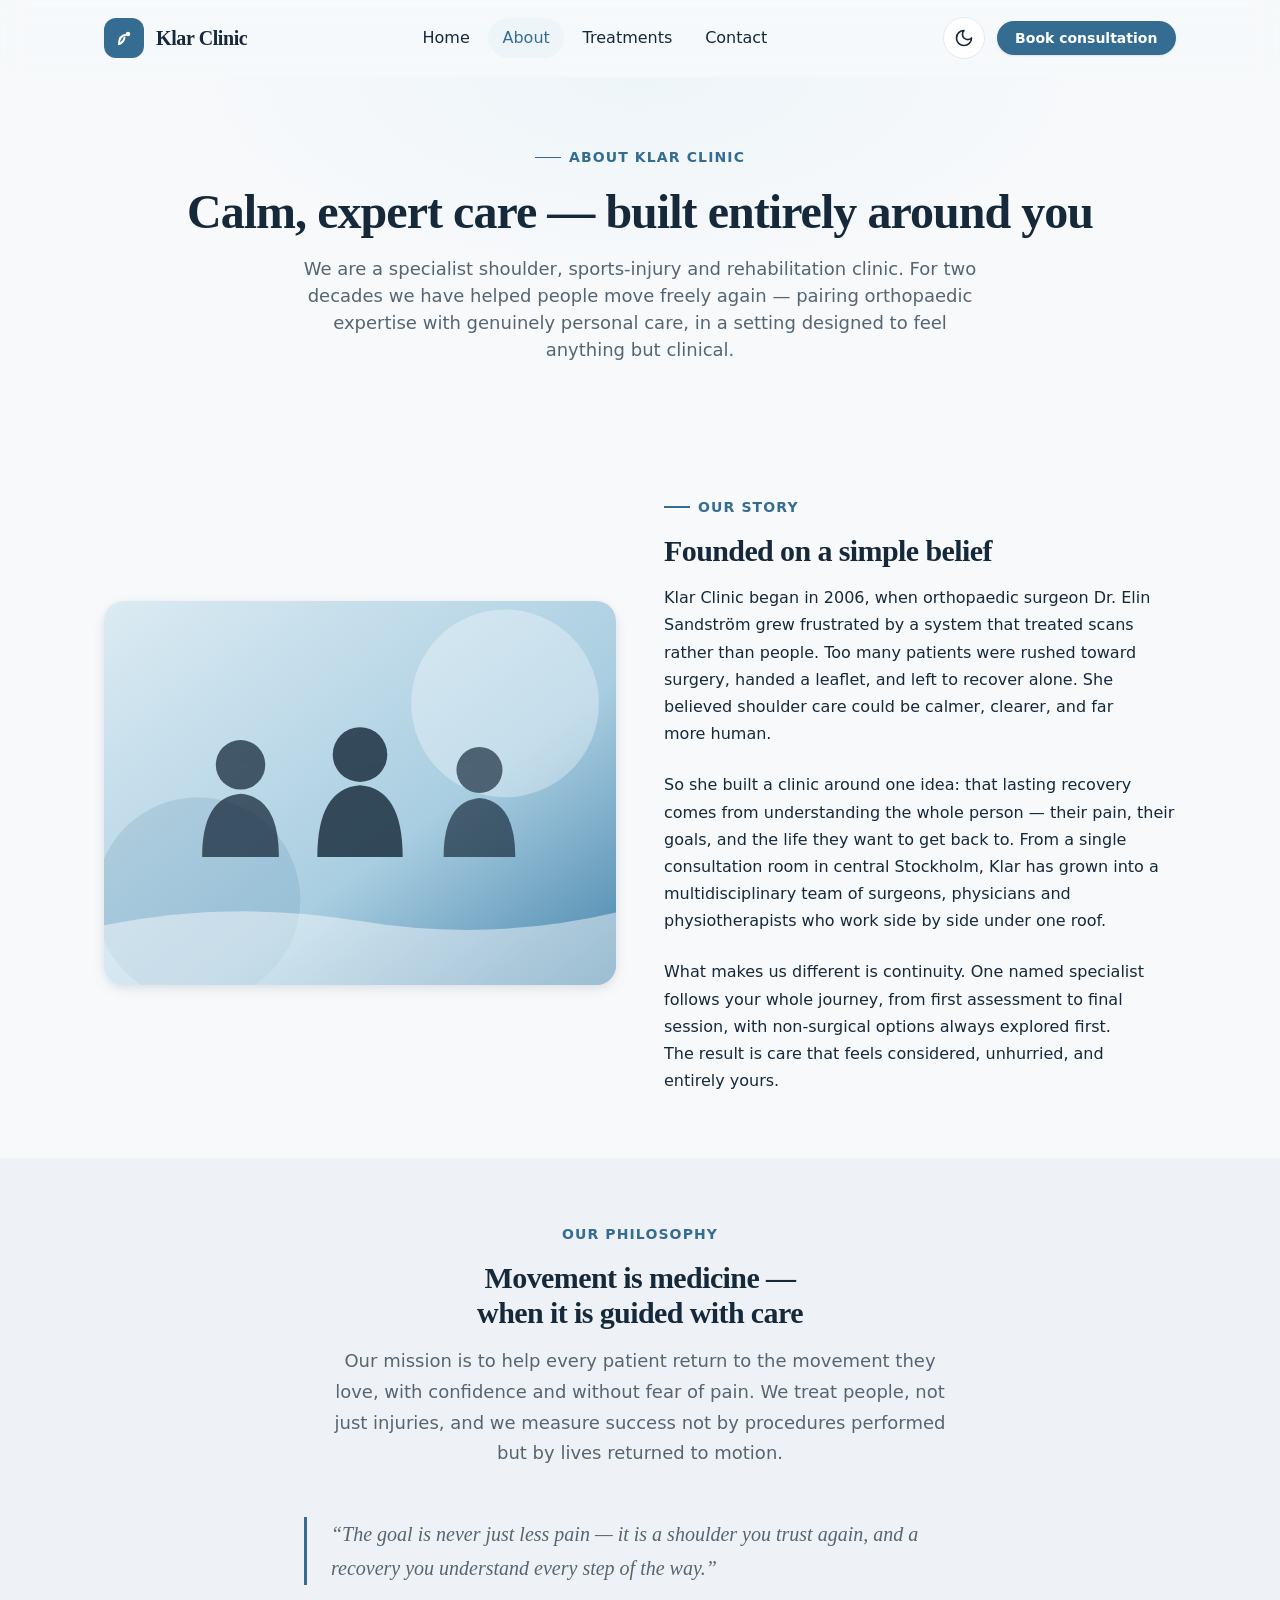
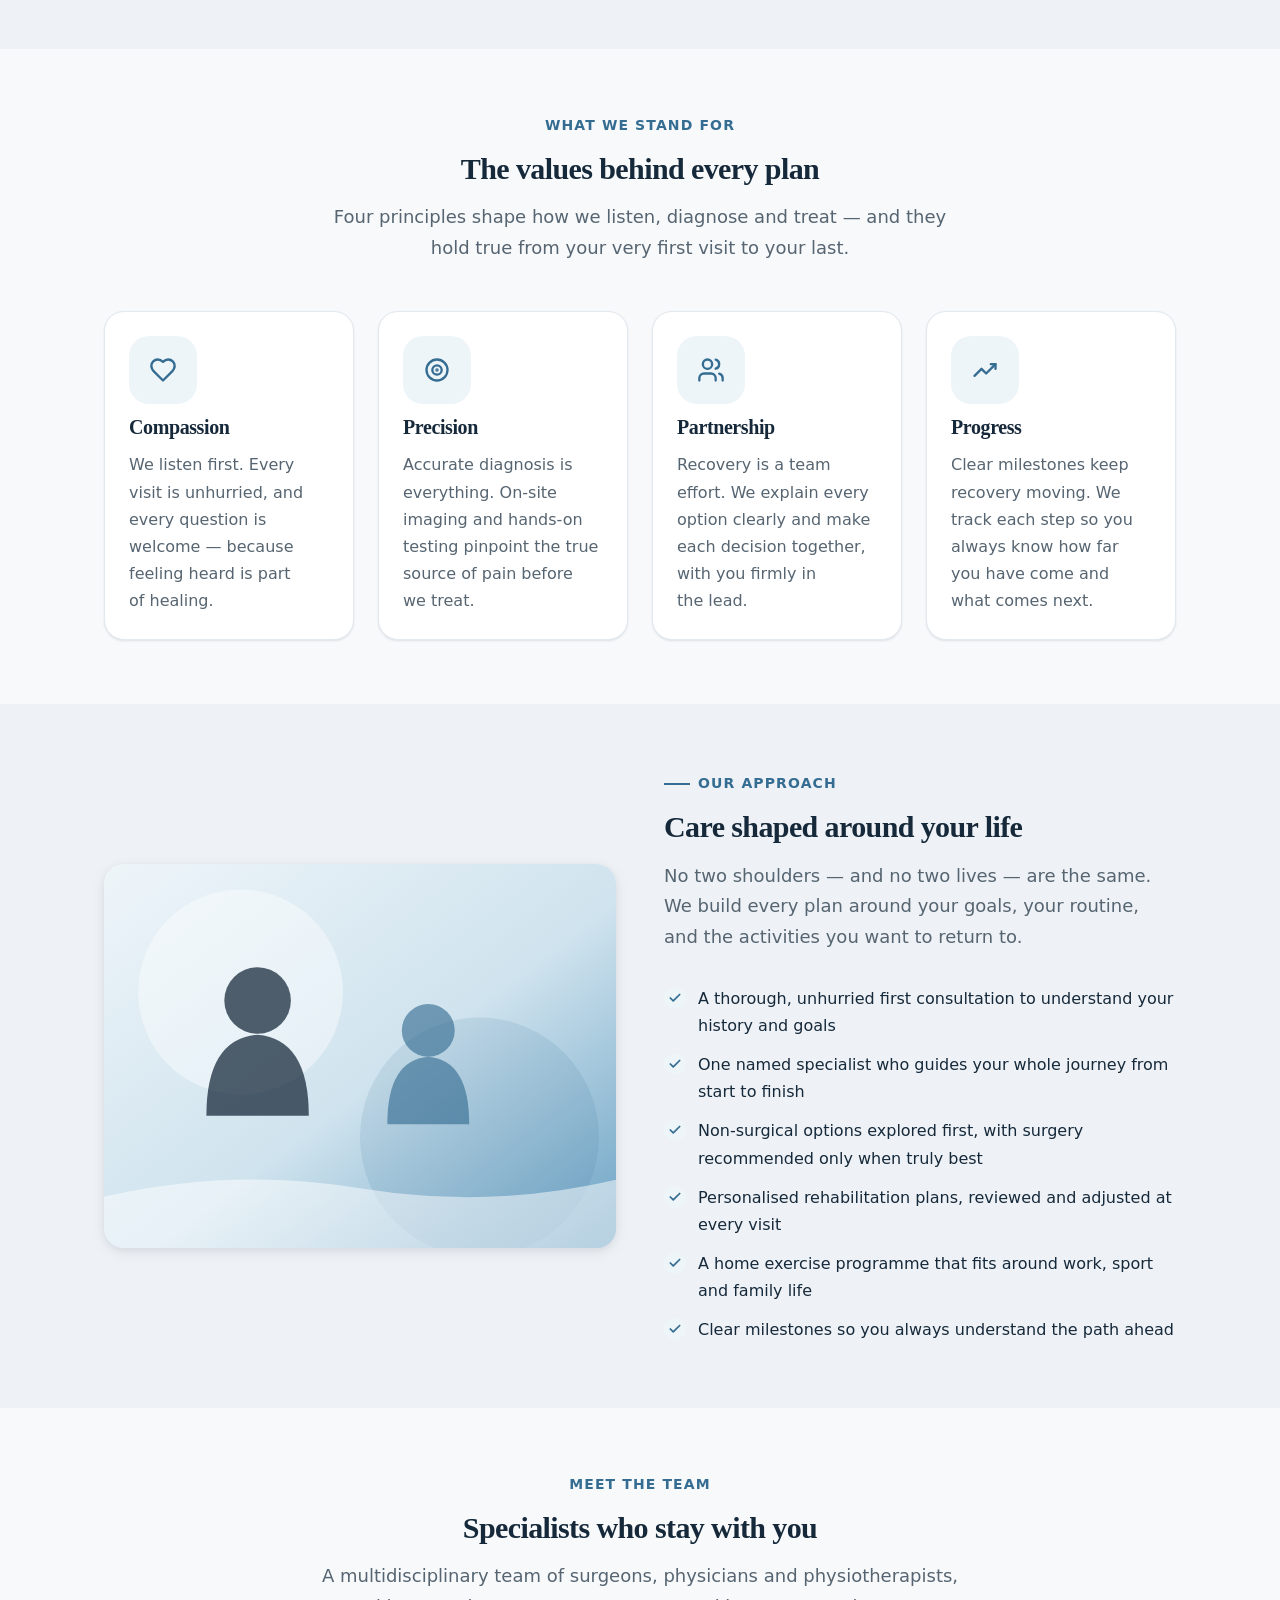
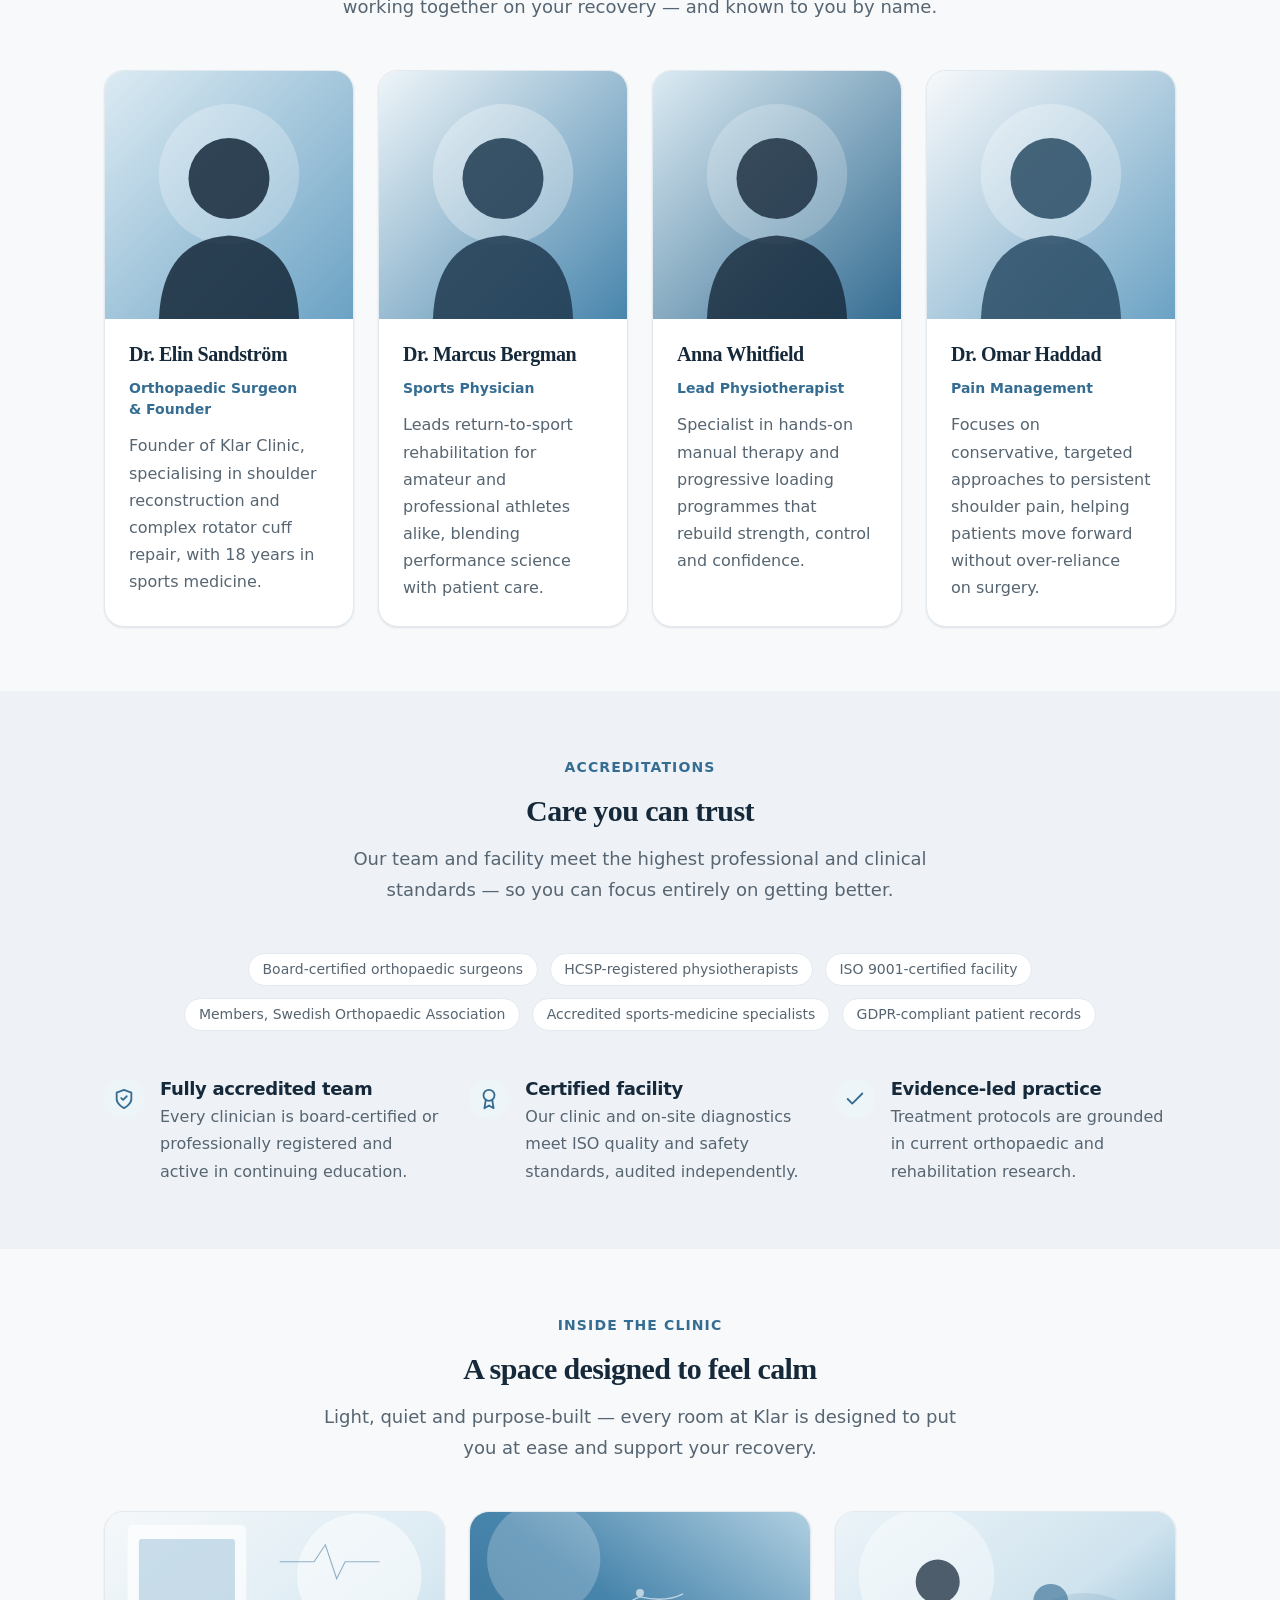
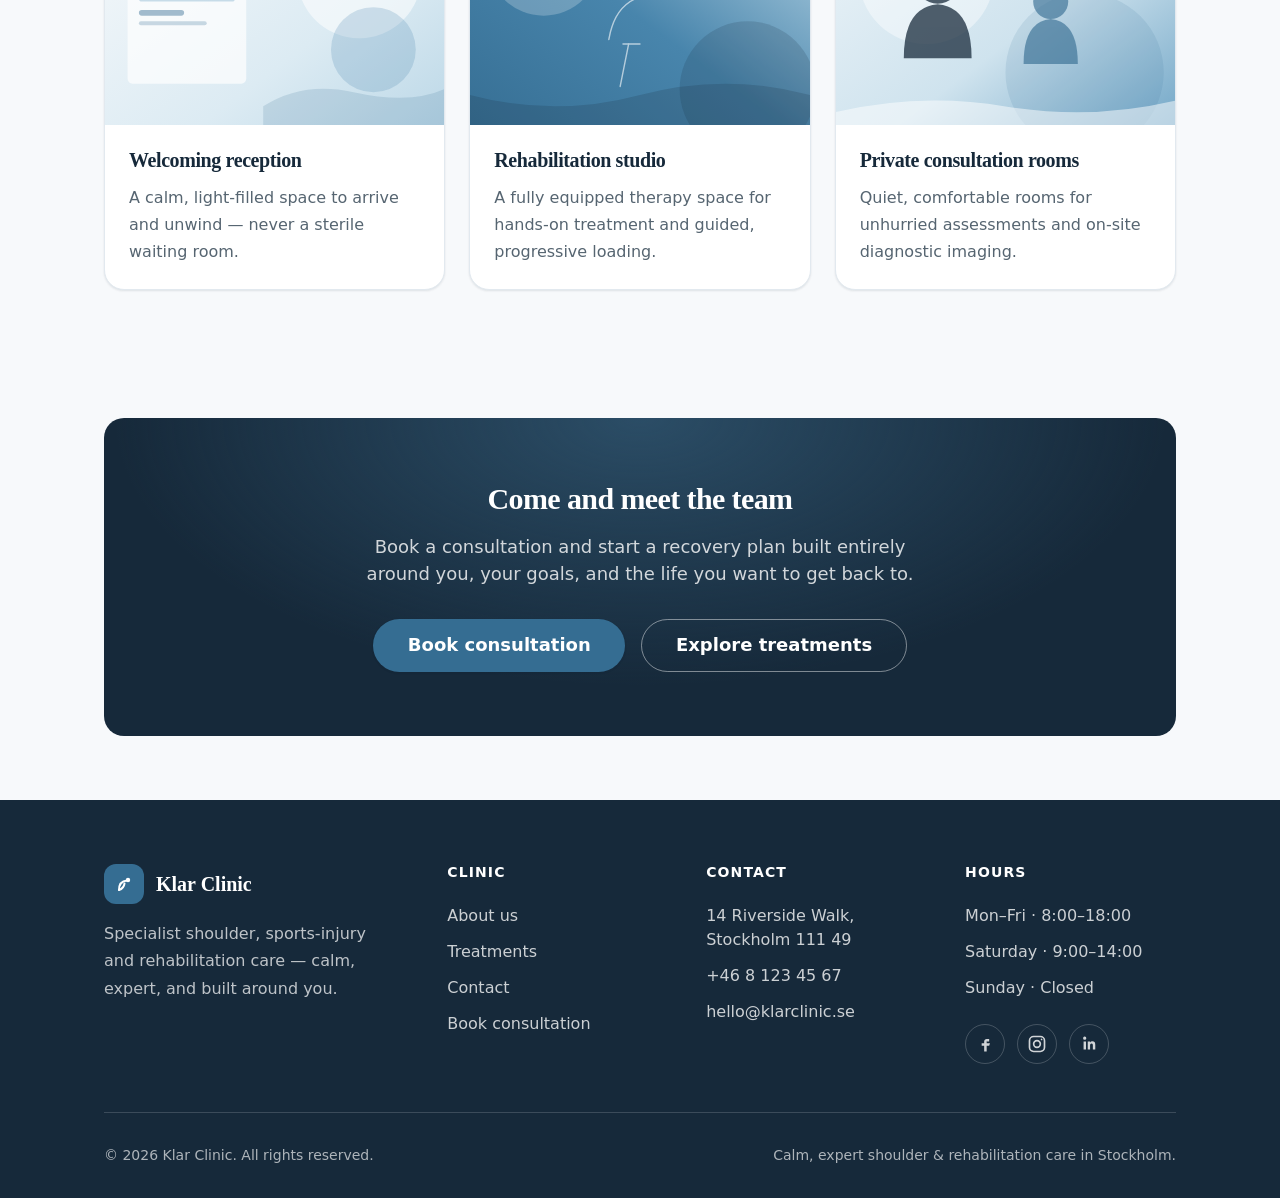
<file: about.html>
<!DOCTYPE html>
<html lang="en">
  <head>
    <meta charset="UTF-8" />
    <meta name="viewport" content="width=device-width, initial-scale=1.0" />
    <title>About — Klar Clinic</title>
    <meta
      name="description"
      content="Meet the people and philosophy behind Klar Clinic — a specialist shoulder, sports-injury and rehabilitation clinic built on compassion, precision and a calm, partnership-led approach to recovery."
    />
    <meta name="theme-color" content="#356d92" />
    <link rel="icon" type="image/svg+xml" href="assets/favicon.svg" />
    <link rel="stylesheet" href="style.css" />
    <!-- Set theme before first paint to avoid a flash of the light theme. -->
    <script>
      try {
        if (localStorage.getItem("klar-theme") === "dark")
          document.documentElement.classList.add("dark");
      } catch (e) {}
    </script>
  </head>
  <body>
    <a class="skip-link" href="#main">Skip to content</a>

    <!-- ===================== Site header ===================== -->
    <header class="site-header" data-site-header>
      <div class="container">
        <div class="site-header__inner">
          <a class="brand" href="index.html" aria-label="Klar Clinic home">
            <span class="brand-mark" aria-hidden="true">
              <svg viewBox="0 0 24 24" fill="none" stroke="currentColor" stroke-width="2" stroke-linecap="round" stroke-linejoin="round"><path d="M7 18c0-6 2.5-9 8-9.5" /><path d="M7 18c3-1 5-3 5.5-6.5" /><circle cx="16" cy="8" r="2.2" fill="currentColor" stroke="none" /></svg>
            </span>
            Klar Clinic
          </a>

          <nav class="nav hidden lg:flex" data-nav aria-label="Primary">
            <ul class="nav-list">
              <li><a class="nav-link" href="index.html">Home</a></li>
              <li><a class="nav-link is-active" href="about.html" aria-current="page">About</a></li>
              <li><a class="nav-link" href="treatments.html">Treatments</a></li>
              <li><a class="nav-link" href="contact.html">Contact</a></li>
            </ul>
          </nav>

          <div class="nav-actions">
            <button class="icon-btn" type="button" aria-label="Toggle theme" title="Toggle light / dark">
              <svg viewBox="0 0 24 24" fill="none" stroke="currentColor" stroke-width="2" stroke-linecap="round" stroke-linejoin="round" aria-hidden="true"><path d="M12 3a6 6 0 0 0 9 9 9 9 0 1 1-9-9Z" /></svg>
            </button>
            <a class="btn btn-primary btn-sm hidden lg:inline-flex" href="contact.html">Book consultation</a>
            <button class="icon-btn nav-toggle lg:hidden" type="button" data-nav-toggle aria-expanded="false" aria-label="Open menu" aria-controls="mobile-menu">
              <svg viewBox="0 0 24 24" fill="none" stroke="currentColor" stroke-width="2" stroke-linecap="round" stroke-linejoin="round" aria-hidden="true"><path d="M3 6h18M3 12h18M3 18h18" /></svg>
            </button>
          </div>
        </div>
      </div>
      <div class="mobile-menu" id="mobile-menu" data-mobile-menu>
        <a class="nav-link" href="index.html">Home</a>
        <a class="nav-link is-active" href="about.html" aria-current="page">About</a>
        <a class="nav-link" href="treatments.html">Treatments</a>
        <a class="nav-link" href="contact.html">Contact</a>
        <a class="btn btn-primary btn-block" href="contact.html">Book consultation</a>
      </div>
    </header>

    <main id="main">
      <!-- ===================== Page header ===================== -->
      <section class="page-header">
        <div class="container">
          <span class="eyebrow">About Klar Clinic</span>
          <h1 class="page-header__title">Calm, expert care — built entirely around you</h1>
          <p class="page-header__lead">
            We are a specialist shoulder, sports-injury and rehabilitation clinic. For two
            decades we have helped people move freely again — pairing orthopaedic expertise
            with genuinely personal care, in a setting designed to feel anything but clinical.
          </p>
        </div>
      </section>

      <!-- ===================== Clinic story ===================== -->
      <section class="section">
        <div class="container">
          <div class="split">
            <div class="split-media reveal">
              <img src="assets/about-story.svg" alt="The calm, light-filled interior of Klar Clinic" loading="lazy" width="800" height="600" />
            </div>
            <div class="reveal">
              <span class="eyebrow">Our story</span>
              <h2 class="section-title">Founded on a simple belief</h2>
              <div class="prose">
                <p>
                  Klar Clinic began in 2006, when orthopaedic surgeon Dr. Elin Sandström grew
                  frustrated by a system that treated scans rather than people. Too many
                  patients were rushed toward surgery, handed a leaflet, and left to recover
                  alone. She believed shoulder care could be calmer, clearer, and far more human.
                </p>
                <p>
                  So she built a clinic around one idea: that lasting recovery comes from
                  understanding the whole person — their pain, their goals, and the life they
                  want to get back to. From a single consultation room in central Stockholm,
                  Klar has grown into a multidisciplinary team of surgeons, physicians and
                  physiotherapists who work side by side under one roof.
                </p>
                <p>
                  What makes us different is continuity. One named specialist follows your
                  whole journey, from first assessment to final session, with non-surgical
                  options always explored first. The result is care that feels considered,
                  unhurried, and entirely yours.
                </p>
              </div>
            </div>
          </div>
        </div>
      </section>

      <!-- ===================== Philosophy / mission ===================== -->
      <section class="section bg-muted">
        <div class="container-narrow">
          <div class="section-head section-head--center mx-auto reveal">
            <span class="eyebrow">Our philosophy</span>
            <h2 class="section-title">Movement is medicine — when it is guided with care</h2>
            <p class="section-lead">
              Our mission is to help every patient return to the movement they love, with
              confidence and without fear of pain. We treat people, not just injuries, and we
              measure success not by procedures performed but by lives returned to motion.
            </p>
          </div>
          <div class="prose mx-auto reveal">
            <blockquote>
              “The goal is never just less pain — it is a shoulder you trust again, and a
              recovery you understand every step of the way.”
            </blockquote>
          </div>
        </div>
      </section>

      <!-- ===================== Values ===================== -->
      <section class="section">
        <div class="container">
          <div class="section-head section-head--center mx-auto reveal">
            <span class="eyebrow">What we stand for</span>
            <h2 class="section-title">The values behind every plan</h2>
            <p class="section-lead">
              Four principles shape how we listen, diagnose and treat — and they hold true
              from your very first visit to your last.
            </p>
          </div>
          <div class="grid grid-cols-1 md:grid-cols-2 lg:grid-cols-4 gap-6 reveal">
            <article class="card">
              <div class="card__body">
                <span class="icon-badge icon-badge--lg" aria-hidden="true"><svg viewBox="0 0 24 24" fill="none" stroke="currentColor" stroke-width="2" stroke-linecap="round" stroke-linejoin="round"><path d="M19 14c1.49-1.46 3-3.21 3-5.5A5.5 5.5 0 0 0 16.5 3c-1.76 0-3 .5-4.5 2-1.5-1.5-2.74-2-4.5-2A5.5 5.5 0 0 0 2 8.5c0 2.29 1.51 4.04 3 5.5l7 7Z" /></svg></span>
                <h3 class="card__title">Compassion</h3>
                <p class="card__text">We listen first. Every visit is unhurried, and every question is welcome — because feeling heard is part of healing.</p>
              </div>
            </article>
            <article class="card">
              <div class="card__body">
                <span class="icon-badge icon-badge--lg" aria-hidden="true"><svg viewBox="0 0 24 24" fill="none" stroke="currentColor" stroke-width="2" stroke-linecap="round" stroke-linejoin="round"><circle cx="12" cy="12" r="9" /><circle cx="12" cy="12" r="4" /><circle cx="12" cy="12" r="0.5" fill="currentColor" /></svg></span>
                <h3 class="card__title">Precision</h3>
                <p class="card__text">Accurate diagnosis is everything. On-site imaging and hands-on testing pinpoint the true source of pain before we treat.</p>
              </div>
            </article>
            <article class="card">
              <div class="card__body">
                <span class="icon-badge icon-badge--lg" aria-hidden="true"><svg viewBox="0 0 24 24" fill="none" stroke="currentColor" stroke-width="2" stroke-linecap="round" stroke-linejoin="round"><path d="M16 21v-2a4 4 0 0 0-4-4H6a4 4 0 0 0-4 4v2" /><circle cx="9" cy="7" r="4" /><path d="M22 21v-2a4 4 0 0 0-3-3.87" /><path d="M16 3.13a4 4 0 0 1 0 7.75" /></svg></span>
                <h3 class="card__title">Partnership</h3>
                <p class="card__text">Recovery is a team effort. We explain every option clearly and make each decision together, with you firmly in the lead.</p>
              </div>
            </article>
            <article class="card">
              <div class="card__body">
                <span class="icon-badge icon-badge--lg" aria-hidden="true"><svg viewBox="0 0 24 24" fill="none" stroke="currentColor" stroke-width="2" stroke-linecap="round" stroke-linejoin="round"><path d="M3 17l6-6 4 4 8-8" /><path d="M17 7h4v4" /></svg></span>
                <h3 class="card__title">Progress</h3>
                <p class="card__text">Clear milestones keep recovery moving. We track each step so you always know how far you have come and what comes next.</p>
              </div>
            </article>
          </div>
        </div>
      </section>

      <!-- ===================== Patient-centered care ===================== -->
      <section class="section bg-muted">
        <div class="container">
          <div class="split split--reverse">
            <div class="split-media reveal">
              <img src="assets/consult.svg" alt="A Klar Clinic specialist discussing a personalised plan with a patient" loading="lazy" width="800" height="600" />
            </div>
            <div class="reveal">
              <span class="eyebrow">Our approach</span>
              <h2 class="section-title">Care shaped around your life</h2>
              <p class="section-lead mb-8">No two shoulders — and no two lives — are the same. We build every plan around your goals, your routine, and the activities you want to return to.</p>
              <ul class="checklist">
                <li>A thorough, unhurried first consultation to understand your history and goals</li>
                <li>One named specialist who guides your whole journey from start to finish</li>
                <li>Non-surgical options explored first, with surgery recommended only when truly best</li>
                <li>Personalised rehabilitation plans, reviewed and adjusted at every visit</li>
                <li>A home exercise programme that fits around work, sport and family life</li>
                <li>Clear milestones so you always understand the path ahead</li>
              </ul>
            </div>
          </div>
        </div>
      </section>

      <!-- ===================== Team profiles ===================== -->
      <section class="section">
        <div class="container">
          <div class="section-head section-head--center mx-auto reveal">
            <span class="eyebrow">Meet the team</span>
            <h2 class="section-title">Specialists who stay with you</h2>
            <p class="section-lead">A multidisciplinary team of surgeons, physicians and physiotherapists, working together on your recovery — and known to you by name.</p>
          </div>
          <div class="grid grid-cols-1 sm:grid-cols-2 lg:grid-cols-4 gap-6 reveal">
            <article class="card card--hover">
              <div class="card__media aspect-square"><img src="assets/portrait-1.svg" alt="Portrait of Dr. Elin Sandström" loading="lazy" width="400" height="400" /></div>
              <div class="card__body">
                <h3 class="card__title">Dr. Elin Sandström</h3>
                <p class="text-primary font-semibold text-sm">Orthopaedic Surgeon &amp; Founder</p>
                <p class="card__text">Founder of Klar Clinic, specialising in shoulder reconstruction and complex rotator cuff repair, with 18 years in sports medicine.</p>
              </div>
            </article>
            <article class="card card--hover">
              <div class="card__media aspect-square"><img src="assets/portrait-2.svg" alt="Portrait of Dr. Marcus Bergman" loading="lazy" width="400" height="400" /></div>
              <div class="card__body">
                <h3 class="card__title">Dr. Marcus Bergman</h3>
                <p class="text-primary font-semibold text-sm">Sports Physician</p>
                <p class="card__text">Leads return-to-sport rehabilitation for amateur and professional athletes alike, blending performance science with patient care.</p>
              </div>
            </article>
            <article class="card card--hover">
              <div class="card__media aspect-square"><img src="assets/portrait-3.svg" alt="Portrait of Anna Whitfield" loading="lazy" width="400" height="400" /></div>
              <div class="card__body">
                <h3 class="card__title">Anna Whitfield</h3>
                <p class="text-primary font-semibold text-sm">Lead Physiotherapist</p>
                <p class="card__text">Specialist in hands-on manual therapy and progressive loading programmes that rebuild strength, control and confidence.</p>
              </div>
            </article>
            <article class="card card--hover">
              <div class="card__media aspect-square"><img src="assets/portrait-4.svg" alt="Portrait of Dr. Omar Haddad" loading="lazy" width="400" height="400" /></div>
              <div class="card__body">
                <h3 class="card__title">Dr. Omar Haddad</h3>
                <p class="text-primary font-semibold text-sm">Pain Management</p>
                <p class="card__text">Focuses on conservative, targeted approaches to persistent shoulder pain, helping patients move forward without over-reliance on surgery.</p>
              </div>
            </article>
          </div>
        </div>
      </section>

      <!-- ===================== Certifications ===================== -->
      <section class="section bg-muted">
        <div class="container">
          <div class="section-head section-head--center mx-auto reveal">
            <span class="eyebrow">Accreditations</span>
            <h2 class="section-title">Care you can trust</h2>
            <p class="section-lead">Our team and facility meet the highest professional and clinical standards — so you can focus entirely on getting better.</p>
          </div>
          <div class="flex flex-wrap justify-center gap-3 mb-12 reveal">
            <span class="tag">Board-certified orthopaedic surgeons</span>
            <span class="tag">HCSP-registered physiotherapists</span>
            <span class="tag">ISO 9001-certified facility</span>
            <span class="tag">Members, Swedish Orthopaedic Association</span>
            <span class="tag">Accredited sports-medicine specialists</span>
            <span class="tag">GDPR-compliant patient records</span>
          </div>
          <div class="grid grid-cols-1 md:grid-cols-3 gap-6 reveal">
            <div class="feature">
              <span class="feature__icon" aria-hidden="true"><svg viewBox="0 0 24 24" fill="none" stroke="currentColor" stroke-width="2" stroke-linecap="round" stroke-linejoin="round"><path d="M12 22s8-4 8-10V5l-8-3-8 3v7c0 6 8 10 8 10Z" /><path d="m9 11 2 2 4-4" /></svg></span>
              <div><h3 class="feature__title">Fully accredited team</h3><p class="feature__text">Every clinician is board-certified or professionally registered and active in continuing education.</p></div>
            </div>
            <div class="feature">
              <span class="feature__icon" aria-hidden="true"><svg viewBox="0 0 24 24" fill="none" stroke="currentColor" stroke-width="2" stroke-linecap="round" stroke-linejoin="round"><circle cx="12" cy="8" r="6" /><path d="M15.5 13 17 22l-5-3-5 3 1.5-9" /></svg></span>
              <div><h3 class="feature__title">Certified facility</h3><p class="feature__text">Our clinic and on-site diagnostics meet ISO quality and safety standards, audited independently.</p></div>
            </div>
            <div class="feature">
              <span class="feature__icon" aria-hidden="true"><svg viewBox="0 0 24 24" fill="none" stroke="currentColor" stroke-width="2" stroke-linecap="round" stroke-linejoin="round"><path d="M20 6 9 17l-5-5" /></svg></span>
              <div><h3 class="feature__title">Evidence-led practice</h3><p class="feature__text">Treatment protocols are grounded in current orthopaedic and rehabilitation research.</p></div>
            </div>
          </div>
        </div>
      </section>

      <!-- ===================== Facility showcase ===================== -->
      <section class="section">
        <div class="container">
          <div class="section-head section-head--center mx-auto reveal">
            <span class="eyebrow">Inside the clinic</span>
            <h2 class="section-title">A space designed to feel calm</h2>
            <p class="section-lead">Light, quiet and purpose-built — every room at Klar is designed to put you at ease and support your recovery.</p>
          </div>
          <div class="grid grid-cols-1 md:grid-cols-3 gap-6 reveal">
            <article class="card card--hover">
              <div class="card__media"><img src="assets/facility.svg" alt="The bright, welcoming reception and waiting area at Klar Clinic" loading="lazy" width="400" height="250" /></div>
              <div class="card__body">
                <h3 class="card__title">Welcoming reception</h3>
                <p class="card__text">A calm, light-filled space to arrive and unwind — never a sterile waiting room.</p>
              </div>
            </article>
            <article class="card card--hover">
              <div class="card__media"><img src="assets/therapy.svg" alt="The rehabilitation gym and therapy studio at Klar Clinic" loading="lazy" width="400" height="250" /></div>
              <div class="card__body">
                <h3 class="card__title">Rehabilitation studio</h3>
                <p class="card__text">A fully equipped therapy space for hands-on treatment and guided, progressive loading.</p>
              </div>
            </article>
            <article class="card card--hover">
              <div class="card__media"><img src="assets/consult.svg" alt="A private consultation room at Klar Clinic" loading="lazy" width="400" height="250" /></div>
              <div class="card__body">
                <h3 class="card__title">Private consultation rooms</h3>
                <p class="card__text">Quiet, comfortable rooms for unhurried assessments and on-site diagnostic imaging.</p>
              </div>
            </article>
          </div>
        </div>
      </section>

      <!-- ===================== Final CTA ===================== -->
      <section class="section">
        <div class="container">
          <div class="cta reveal">
            <h2 class="cta__title">Come and meet the team</h2>
            <p class="cta__lead">Book a consultation and start a recovery plan built entirely around you, your goals, and the life you want to get back to.</p>
            <div class="cta__actions">
              <a class="btn btn-primary btn-lg" href="contact.html">Book consultation</a>
              <a class="btn btn-outline-inverse btn-lg" href="treatments.html">Explore treatments</a>
            </div>
          </div>
        </div>
      </section>
    </main>

    <!-- ===================== Footer ===================== -->
    <footer class="site-footer">
      <div class="container">
        <div class="footer-grid">
          <div>
            <a class="footer-brand" href="index.html"><span class="brand-mark" aria-hidden="true"><svg viewBox="0 0 24 24" fill="none" stroke="currentColor" stroke-width="2" stroke-linecap="round" stroke-linejoin="round"><path d="M7 18c0-6 2.5-9 8-9.5" /><path d="M7 18c3-1 5-3 5.5-6.5" /><circle cx="16" cy="8" r="2.2" fill="currentColor" stroke="none" /></svg></span>Klar Clinic</a>
            <p class="footer-about">Specialist shoulder, sports-injury and rehabilitation care — calm, expert, and built around you.</p>
          </div>
          <div>
            <h4>Clinic</h4>
            <div class="footer-links">
              <a class="footer-link" href="about.html">About us</a>
              <a class="footer-link" href="treatments.html">Treatments</a>
              <a class="footer-link" href="contact.html">Contact</a>
              <a class="footer-link" href="contact.html">Book consultation</a>
            </div>
          </div>
          <div>
            <h4>Contact</h4>
            <div class="footer-links">
              <span class="footer-link">14 Riverside Walk, Stockholm 111 49</span>
              <a class="footer-link" href="tel:+4681234567">+46 8 123 45 67</a>
              <a class="footer-link" href="mailto:hello@klarclinic.se">hello@klarclinic.se</a>
            </div>
          </div>
          <div>
            <h4>Hours</h4>
            <div class="footer-links">
              <span class="footer-link">Mon–Fri · 8:00–18:00</span>
              <span class="footer-link">Saturday · 9:00–14:00</span>
              <span class="footer-link">Sunday · Closed</span>
            </div>
            <div class="footer-social mt-6">
              <a href="#" aria-label="Klar Clinic on Facebook"><svg viewBox="0 0 24 24" fill="currentColor" aria-hidden="true"><path d="M14 9h3V6h-3c-1.7 0-3 1.3-3 3v2H8v3h3v7h3v-7h3l1-3h-4V9c0-.6.4-1 1-1Z" /></svg></a>
              <a href="#" aria-label="Klar Clinic on Instagram"><svg viewBox="0 0 24 24" fill="none" stroke="currentColor" stroke-width="2"><rect x="3" y="3" width="18" height="18" rx="5" /><circle cx="12" cy="12" r="4" /><circle cx="17.5" cy="6.5" r="1" fill="currentColor" stroke="none" /></svg></a>
              <a href="#" aria-label="Klar Clinic on LinkedIn"><svg viewBox="0 0 24 24" fill="currentColor" aria-hidden="true"><path d="M6.94 7A1.94 1.94 0 1 1 7 3.13 1.94 1.94 0 0 1 6.94 7ZM5.5 9h2.9v9.5H5.5Zm5 0h2.78v1.3h.04a3 3 0 0 1 2.74-1.5c2.93 0 3.47 1.93 3.47 4.44v5.26h-2.9v-4.66c0-1.11 0-2.54-1.55-2.54s-1.78 1.21-1.78 2.46v4.74H10.5Z" /></svg></a>
            </div>
          </div>
        </div>
        <div class="footer-bottom">
          <span>© 2026 Klar Clinic. All rights reserved.</span>
          <span>Calm, expert shoulder &amp; rehabilitation care in Stockholm.</span>
        </div>
      </div>
    </footer>

    <script src="script.js"></script>
  </body>
</html>
</file>
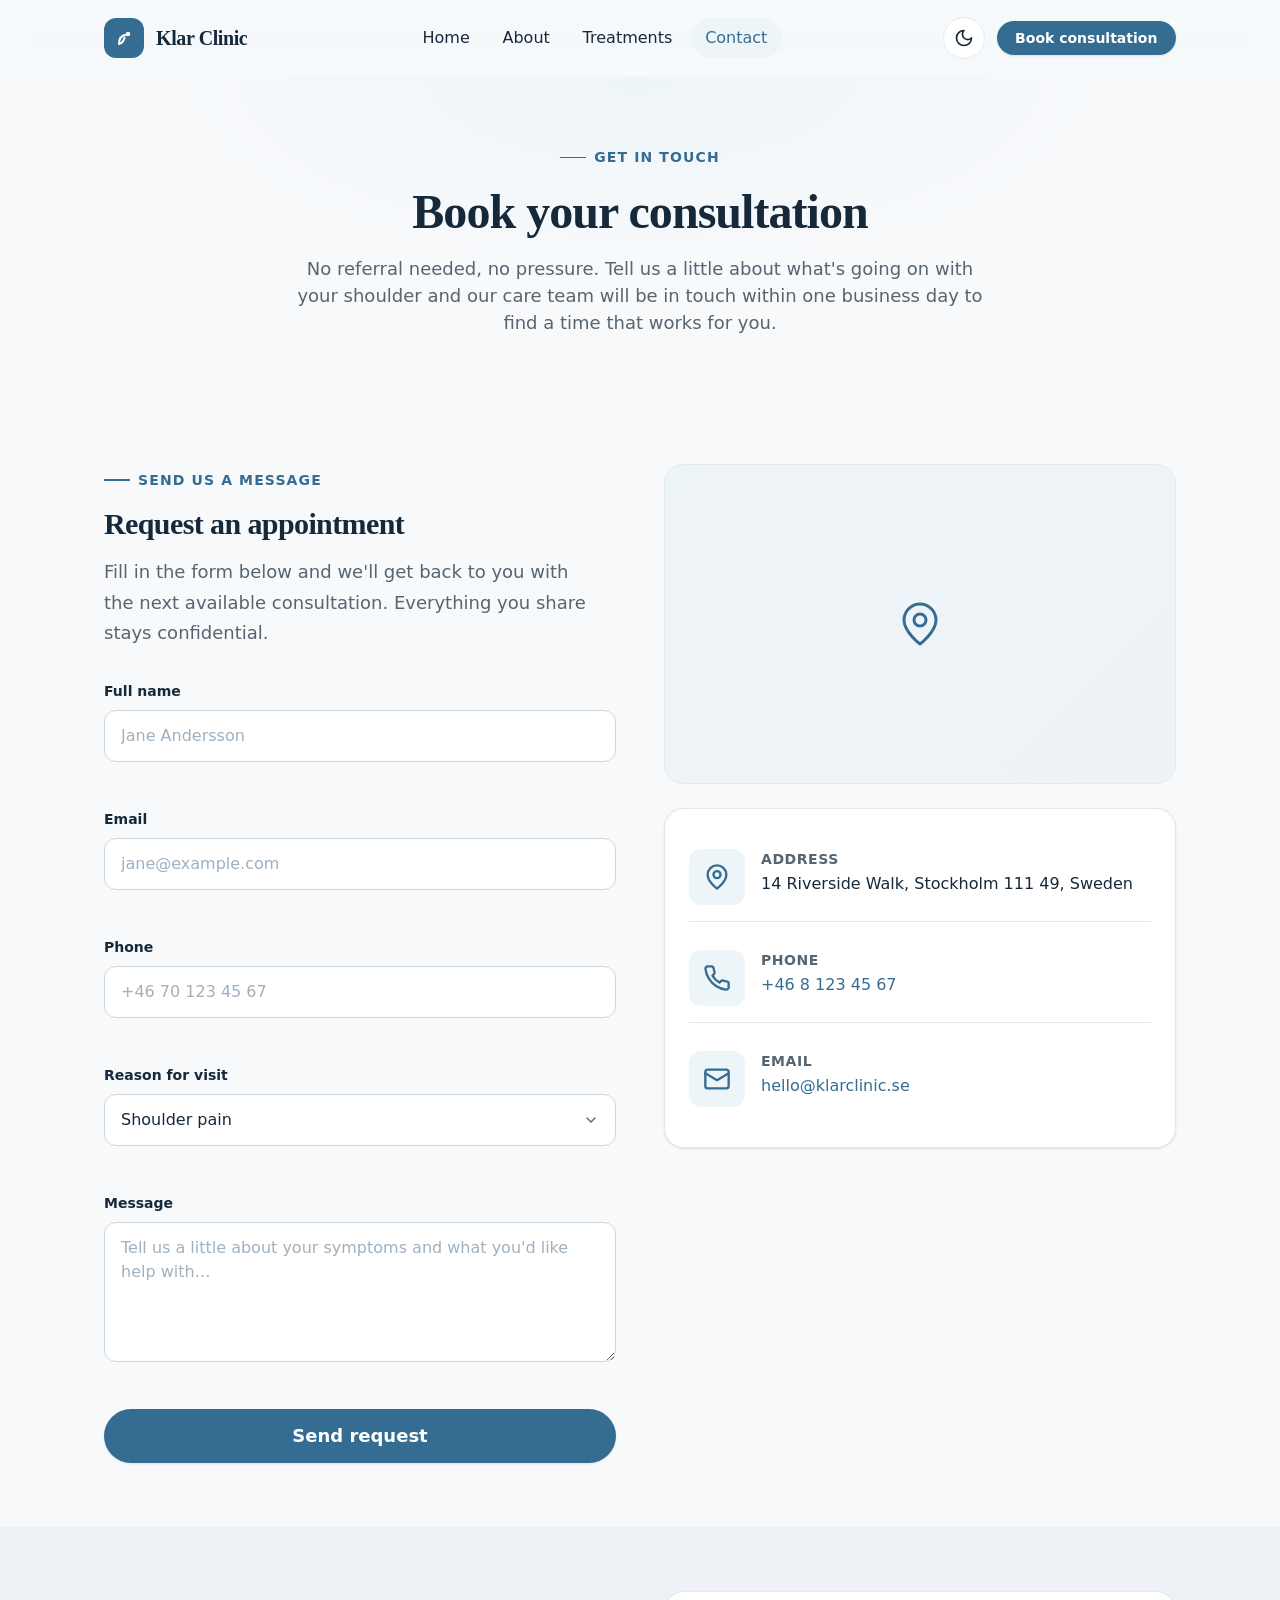
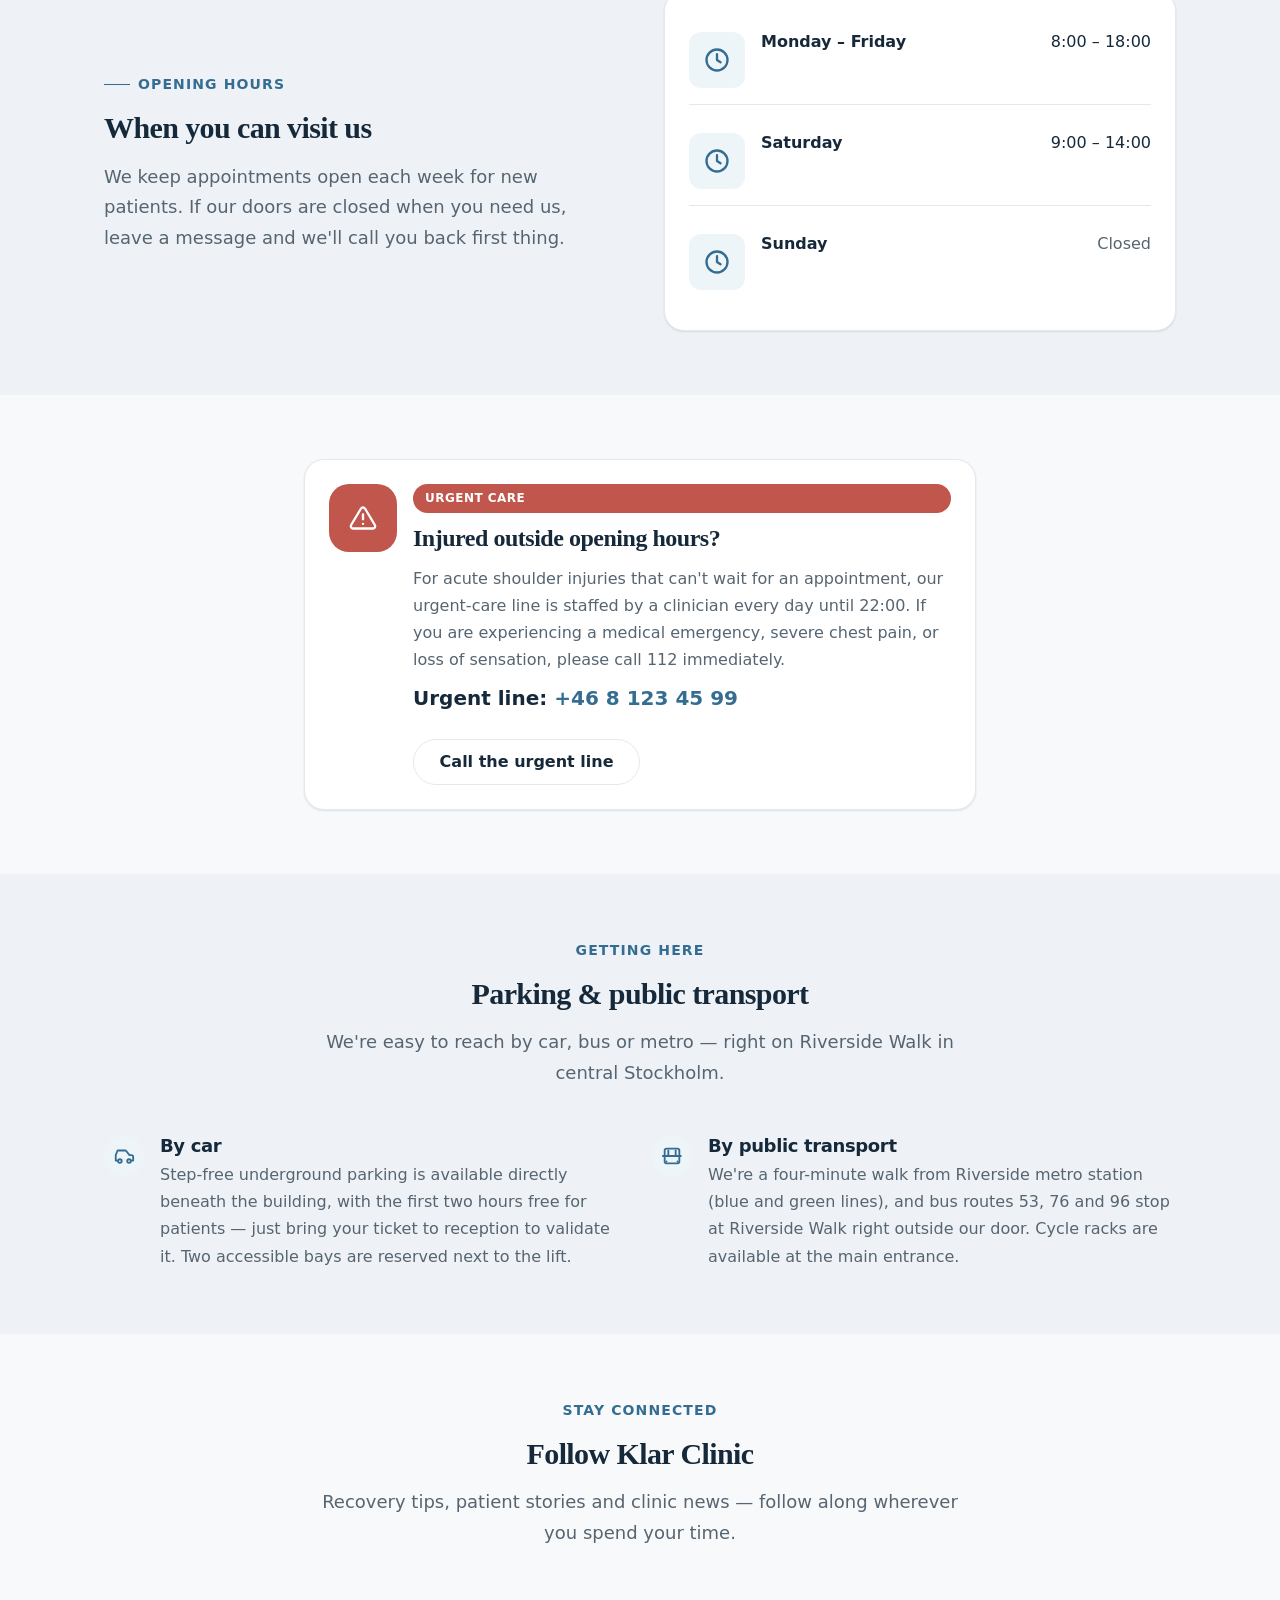
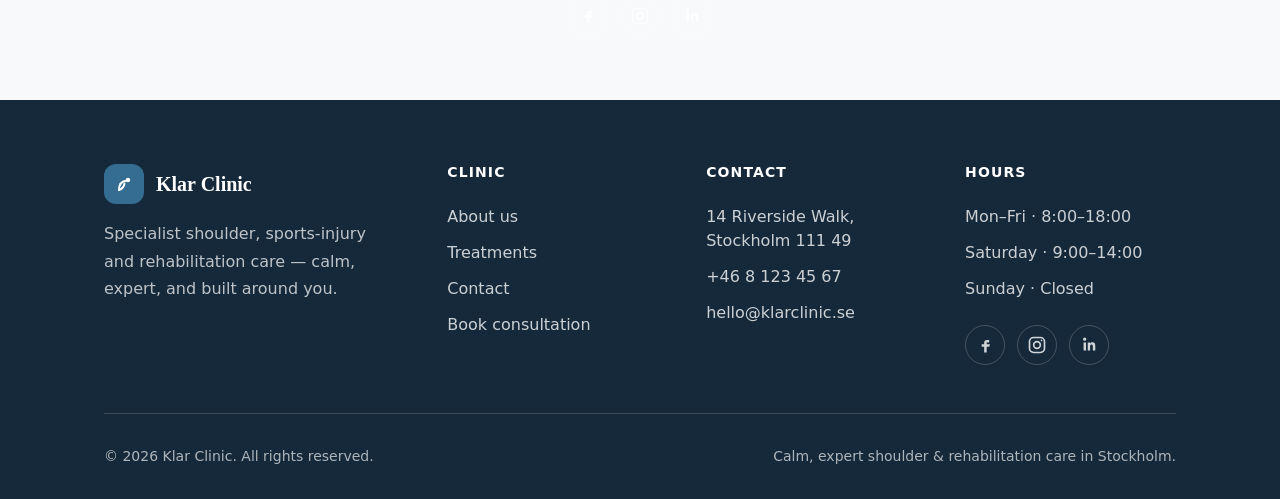
<file: contact.html>
<!DOCTYPE html>
<html lang="en">
  <head>
    <meta charset="UTF-8" />
    <meta name="viewport" content="width=device-width, initial-scale=1.0" />
    <title>Contact — Klar Clinic</title>
    <meta
      name="description"
      content="Get in touch with Klar Clinic to book your shoulder or sports-injury consultation. Find our address, opening hours, parking and transit details, and an urgent-care line."
    />
    <meta name="theme-color" content="#356d92" />
    <link rel="icon" type="image/svg+xml" href="assets/favicon.svg" />
    <link rel="stylesheet" href="style.css" />
    <!-- Set theme before first paint to avoid a flash of the light theme. -->
    <script>
      try {
        if (localStorage.getItem("klar-theme") === "dark")
          document.documentElement.classList.add("dark");
      } catch (e) {}
    </script>
  </head>
  <body>
    <a class="skip-link" href="#main">Skip to content</a>

    <!-- ===================== Site header ===================== -->
    <header class="site-header" data-site-header>
      <div class="container">
        <div class="site-header__inner">
          <a class="brand" href="index.html" aria-label="Klar Clinic home">
            <span class="brand-mark" aria-hidden="true">
              <svg viewBox="0 0 24 24" fill="none" stroke="currentColor" stroke-width="2" stroke-linecap="round" stroke-linejoin="round"><path d="M7 18c0-6 2.5-9 8-9.5" /><path d="M7 18c3-1 5-3 5.5-6.5" /><circle cx="16" cy="8" r="2.2" fill="currentColor" stroke="none" /></svg>
            </span>
            Klar Clinic
          </a>

          <nav class="nav hidden lg:flex" data-nav aria-label="Primary">
            <ul class="nav-list">
              <li><a class="nav-link" href="index.html">Home</a></li>
              <li><a class="nav-link" href="about.html">About</a></li>
              <li><a class="nav-link" href="treatments.html">Treatments</a></li>
              <li><a class="nav-link is-active" href="contact.html" aria-current="page">Contact</a></li>
            </ul>
          </nav>

          <div class="nav-actions">
            <button class="icon-btn" type="button" aria-label="Toggle theme" title="Toggle light / dark">
              <svg viewBox="0 0 24 24" fill="none" stroke="currentColor" stroke-width="2" stroke-linecap="round" stroke-linejoin="round" aria-hidden="true"><path d="M12 3a6 6 0 0 0 9 9 9 9 0 1 1-9-9Z" /></svg>
            </button>
            <a class="btn btn-primary btn-sm hidden lg:inline-flex" href="contact.html">Book consultation</a>
            <button class="icon-btn nav-toggle lg:hidden" type="button" data-nav-toggle aria-expanded="false" aria-label="Open menu" aria-controls="mobile-menu">
              <svg viewBox="0 0 24 24" fill="none" stroke="currentColor" stroke-width="2" stroke-linecap="round" stroke-linejoin="round" aria-hidden="true"><path d="M3 6h18M3 12h18M3 18h18" /></svg>
            </button>
          </div>
        </div>
      </div>
      <div class="mobile-menu" id="mobile-menu" data-mobile-menu>
        <a class="nav-link" href="index.html">Home</a>
        <a class="nav-link" href="about.html">About</a>
        <a class="nav-link" href="treatments.html">Treatments</a>
        <a class="nav-link is-active" href="contact.html" aria-current="page">Contact</a>
        <a class="btn btn-primary btn-block" href="contact.html">Book consultation</a>
      </div>
    </header>

    <main id="main">
      <!-- ===================== Page header ===================== -->
      <section class="page-header">
        <div class="container">
          <span class="eyebrow">Get in touch</span>
          <h1 class="page-header__title">Book your consultation</h1>
          <p class="page-header__lead">
            No referral needed, no pressure. Tell us a little about what's going on with your
            shoulder and our care team will be in touch within one business day to find a time
            that works for you.
          </p>
        </div>
      </section>

      <!-- ===================== Contact form + details ===================== -->
      <section class="section">
        <div class="container">
          <div class="grid grid-cols-1 lg:grid-cols-2 gap-12">
            <!-- LEFT: contact form -->
            <div class="reveal">
              <span class="eyebrow">Send us a message</span>
              <h2 class="section-title">Request an appointment</h2>
              <p class="section-lead mb-8">
                Fill in the form below and we'll get back to you with the next available
                consultation. Everything you share stays confidential.
              </p>
              <form class="flex flex-col gap-6" data-validate novalidate>
                <div class="field">
                  <label class="label" for="contact-name">Full name</label>
                  <input class="input" id="contact-name" name="name" type="text" required placeholder="Jane Andersson" />
                  <span class="field-error"></span>
                </div>
                <div class="field">
                  <label class="label" for="contact-email">Email</label>
                  <input class="input" id="contact-email" name="email" type="email" required placeholder="jane@example.com" />
                  <span class="field-error"></span>
                </div>
                <div class="field">
                  <label class="label" for="contact-phone">Phone</label>
                  <input class="input" id="contact-phone" name="phone" type="tel" required placeholder="+46 70 123 45 67" />
                  <span class="field-error"></span>
                </div>
                <div class="field">
                  <label class="label" for="contact-reason">Reason for visit</label>
                  <select class="select" id="contact-reason" name="reason">
                    <option value="Shoulder pain">Shoulder pain</option>
                    <option value="Sports injury">Sports injury</option>
                    <option value="Post-surgery rehab">Post-surgery rehab</option>
                    <option value="Other">Other</option>
                  </select>
                  <span class="field-error"></span>
                </div>
                <div class="field">
                  <label class="label" for="contact-message">Message</label>
                  <textarea class="textarea" id="contact-message" name="message" required placeholder="Tell us a little about your symptoms and what you'd like help with…"></textarea>
                  <span class="field-error"></span>
                </div>
                <button class="btn btn-primary btn-lg" type="submit">Send request</button>
                <p class="form-note" data-form-status role="status" hidden tabindex="-1"></p>
              </form>
            </div>

            <!-- RIGHT: map + contact details -->
            <div class="flex flex-col gap-6 reveal">
              <div class="map-placeholder">
                <svg viewBox="0 0 24 24" fill="none" stroke="currentColor" stroke-width="1.5" stroke-linecap="round" stroke-linejoin="round" aria-hidden="true"><path d="M20 10c0 6-8 12-8 12s-8-6-8-12a8 8 0 0 1 16 0Z" /><circle cx="12" cy="10" r="3" /></svg>
              </div>
              <div class="card">
                <div class="card__body">
                  <div class="info-item">
                    <span class="icon-badge" aria-hidden="true"><svg viewBox="0 0 24 24" fill="none" stroke="currentColor" stroke-width="2" stroke-linecap="round" stroke-linejoin="round"><path d="M20 10c0 6-8 12-8 12s-8-6-8-12a8 8 0 0 1 16 0Z" /><circle cx="12" cy="10" r="3" /></svg></span>
                    <div>
                      <div class="info-item__label">Address</div>
                      <p class="info-item__value">14 Riverside Walk, Stockholm 111 49, Sweden</p>
                    </div>
                  </div>
                  <div class="info-item">
                    <span class="icon-badge" aria-hidden="true"><svg viewBox="0 0 24 24" fill="none" stroke="currentColor" stroke-width="2" stroke-linecap="round" stroke-linejoin="round"><path d="M22 16.92v3a2 2 0 0 1-2.18 2 19.79 19.79 0 0 1-8.63-3.07 19.5 19.5 0 0 1-6-6A19.79 19.79 0 0 1 2.12 4.18 2 2 0 0 1 4.11 2h3a2 2 0 0 1 2 1.72c.13.96.36 1.9.7 2.81a2 2 0 0 1-.45 2.11L8.09 9.91a16 16 0 0 0 6 6l1.27-1.27a2 2 0 0 1 2.11-.45c.91.34 1.85.57 2.81.7A2 2 0 0 1 22 16.92Z" /></svg></span>
                    <div>
                      <div class="info-item__label">Phone</div>
                      <p class="info-item__value"><a href="tel:+4681234567">+46 8 123 45 67</a></p>
                    </div>
                  </div>
                  <div class="info-item">
                    <span class="icon-badge" aria-hidden="true"><svg viewBox="0 0 24 24" fill="none" stroke="currentColor" stroke-width="2" stroke-linecap="round" stroke-linejoin="round"><rect x="2" y="4" width="20" height="16" rx="2" /><path d="m22 7-10 6L2 7" /></svg></span>
                    <div>
                      <div class="info-item__label">Email</div>
                      <p class="info-item__value"><a href="mailto:hello@klarclinic.se">hello@klarclinic.se</a></p>
                    </div>
                  </div>
                </div>
              </div>
            </div>
          </div>
        </div>
      </section>

      <!-- ===================== Opening hours ===================== -->
      <section class="section bg-muted">
        <div class="container">
          <div class="grid grid-cols-1 lg:grid-cols-2 gap-12 items-center">
            <div class="reveal">
              <span class="eyebrow">Opening hours</span>
              <h2 class="section-title">When you can visit us</h2>
              <p class="section-lead">
                We keep appointments open each week for new patients. If our doors are closed
                when you need us, leave a message and we'll call you back first thing.
              </p>
            </div>
            <div class="card reveal">
              <div class="card__body">
                <div class="info-item">
                  <span class="icon-badge" aria-hidden="true"><svg viewBox="0 0 24 24" fill="none" stroke="currentColor" stroke-width="2" stroke-linecap="round" stroke-linejoin="round"><circle cx="12" cy="12" r="9" /><path d="M12 7v5l3 2" /></svg></span>
                  <div class="flex items-center justify-between w-full gap-4">
                    <span class="info-item__value font-semibold">Monday – Friday</span>
                    <span class="info-item__value">8:00 – 18:00</span>
                  </div>
                </div>
                <div class="info-item">
                  <span class="icon-badge" aria-hidden="true"><svg viewBox="0 0 24 24" fill="none" stroke="currentColor" stroke-width="2" stroke-linecap="round" stroke-linejoin="round"><circle cx="12" cy="12" r="9" /><path d="M12 7v5l3 2" /></svg></span>
                  <div class="flex items-center justify-between w-full gap-4">
                    <span class="info-item__value font-semibold">Saturday</span>
                    <span class="info-item__value">9:00 – 14:00</span>
                  </div>
                </div>
                <div class="info-item">
                  <span class="icon-badge" aria-hidden="true"><svg viewBox="0 0 24 24" fill="none" stroke="currentColor" stroke-width="2" stroke-linecap="round" stroke-linejoin="round"><circle cx="12" cy="12" r="9" /><path d="M12 7v5l3 2" /></svg></span>
                  <div class="flex items-center justify-between w-full gap-4">
                    <span class="info-item__value font-semibold">Sunday</span>
                    <span class="info-item__value text-muted-foreground">Closed</span>
                  </div>
                </div>
              </div>
            </div>
          </div>
        </div>
      </section>

      <!-- ===================== Emergency contact ===================== -->
      <section class="section">
        <div class="container-narrow">
          <div class="card reveal">
            <div class="card__body">
              <div class="flex items-start gap-4">
                <span class="icon-badge icon-badge--lg bg-destructive text-destructive-foreground flex-shrink-0" aria-hidden="true">
                  <svg viewBox="0 0 24 24" fill="none" stroke="currentColor" stroke-width="2" stroke-linecap="round" stroke-linejoin="round"><path d="M10.29 3.86 1.82 18a2 2 0 0 0 1.71 3h16.94a2 2 0 0 0 1.71-3L13.71 3.86a2 2 0 0 0-3.42 0Z" /><path d="M12 9v4" /><path d="M12 17h.01" /></svg>
                </span>
                <div class="flex flex-col gap-3">
                  <span class="badge bg-destructive text-destructive-foreground">Urgent care</span>
                  <h2 class="card__title text-2xl">Injured outside opening hours?</h2>
                  <p class="card__text">
                    For acute shoulder injuries that can't wait for an appointment, our urgent-care
                    line is staffed by a clinician every day until 22:00. If you are experiencing a
                    medical emergency, severe chest pain, or loss of sensation, please call 112
                    immediately.
                  </p>
                  <p class="info-item__value text-xl font-semibold">
                    Urgent line: <a href="tel:+4681234599">+46 8 123 45 99</a>
                  </p>
                  <div class="mt-4">
                    <a class="btn btn-outline" href="tel:+4681234599">Call the urgent line</a>
                  </div>
                </div>
              </div>
            </div>
          </div>
        </div>
      </section>

      <!-- ===================== Parking & transport ===================== -->
      <section class="section bg-muted">
        <div class="container">
          <div class="section-head section-head--center mx-auto reveal">
            <span class="eyebrow">Getting here</span>
            <h2 class="section-title">Parking &amp; public transport</h2>
            <p class="section-lead">
              We're easy to reach by car, bus or metro — right on Riverside Walk in central
              Stockholm.
            </p>
          </div>
          <div class="grid grid-cols-1 md:grid-cols-2 gap-6 reveal">
            <div class="feature">
              <span class="feature__icon" aria-hidden="true"><svg viewBox="0 0 24 24" fill="none" stroke="currentColor" stroke-width="2" stroke-linecap="round" stroke-linejoin="round"><path d="M5 17H3v-6l2-5h9l4 5h2a2 2 0 0 1 2 2v4h-2" /><circle cx="7.5" cy="17.5" r="2" /><circle cx="17.5" cy="17.5" r="2" /></svg></span>
              <div>
                <h3 class="feature__title">By car</h3>
                <p class="feature__text">
                  Step-free underground parking is available directly beneath the building, with
                  the first two hours free for patients — just bring your ticket to reception to
                  validate it. Two accessible bays are reserved next to the lift.
                </p>
              </div>
            </div>
            <div class="feature">
              <span class="feature__icon" aria-hidden="true"><svg viewBox="0 0 24 24" fill="none" stroke="currentColor" stroke-width="2" stroke-linecap="round" stroke-linejoin="round"><path d="M8 6v6" /><path d="M16 6v6" /><path d="M2 12h19.6" /><path d="M18 18h.01" /><path d="M6 18h.01" /><rect x="4" y="4" width="16" height="16" rx="2" /></svg></span>
              <div>
                <h3 class="feature__title">By public transport</h3>
                <p class="feature__text">
                  We're a four-minute walk from Riverside metro station (blue and green lines), and
                  bus routes 53, 76 and 96 stop at Riverside Walk right outside our door. Cycle
                  racks are available at the main entrance.
                </p>
              </div>
            </div>
          </div>
        </div>
      </section>

      <!-- ===================== Social media ===================== -->
      <section class="section">
        <div class="container-narrow">
          <div class="section-head section-head--center mx-auto reveal">
            <span class="eyebrow">Stay connected</span>
            <h2 class="section-title">Follow Klar Clinic</h2>
            <p class="section-lead">
              Recovery tips, patient stories and clinic news — follow along wherever you spend
              your time.
            </p>
          </div>
          <div class="flex justify-center reveal">
            <div class="footer-social">
              <a href="#" aria-label="Klar Clinic on Facebook"><svg viewBox="0 0 24 24" fill="currentColor" aria-hidden="true"><path d="M14 9h3V6h-3c-1.7 0-3 1.3-3 3v2H8v3h3v7h3v-7h3l1-3h-4V9c0-.6.4-1 1-1Z" /></svg></a>
              <a href="#" aria-label="Klar Clinic on Instagram"><svg viewBox="0 0 24 24" fill="none" stroke="currentColor" stroke-width="2"><rect x="3" y="3" width="18" height="18" rx="5" /><circle cx="12" cy="12" r="4" /><circle cx="17.5" cy="6.5" r="1" fill="currentColor" stroke="none" /></svg></a>
              <a href="#" aria-label="Klar Clinic on LinkedIn"><svg viewBox="0 0 24 24" fill="currentColor" aria-hidden="true"><path d="M6.94 7A1.94 1.94 0 1 1 7 3.13 1.94 1.94 0 0 1 6.94 7ZM5.5 9h2.9v9.5H5.5Zm5 0h2.78v1.3h.04a3 3 0 0 1 2.74-1.5c2.93 0 3.47 1.93 3.47 4.44v5.26h-2.9v-4.66c0-1.11 0-2.54-1.55-2.54s-1.78 1.21-1.78 2.46v4.74H10.5Z" /></svg></a>
            </div>
          </div>
        </div>
      </section>
    </main>

    <!-- ===================== Footer ===================== -->
    <footer class="site-footer">
      <div class="container">
        <div class="footer-grid">
          <div>
            <a class="footer-brand" href="index.html"><span class="brand-mark" aria-hidden="true"><svg viewBox="0 0 24 24" fill="none" stroke="currentColor" stroke-width="2" stroke-linecap="round" stroke-linejoin="round"><path d="M7 18c0-6 2.5-9 8-9.5" /><path d="M7 18c3-1 5-3 5.5-6.5" /><circle cx="16" cy="8" r="2.2" fill="currentColor" stroke="none" /></svg></span>Klar Clinic</a>
            <p class="footer-about">Specialist shoulder, sports-injury and rehabilitation care — calm, expert, and built around you.</p>
          </div>
          <div>
            <h4>Clinic</h4>
            <div class="footer-links">
              <a class="footer-link" href="about.html">About us</a>
              <a class="footer-link" href="treatments.html">Treatments</a>
              <a class="footer-link" href="contact.html">Contact</a>
              <a class="footer-link" href="contact.html">Book consultation</a>
            </div>
          </div>
          <div>
            <h4>Contact</h4>
            <div class="footer-links">
              <span class="footer-link">14 Riverside Walk, Stockholm 111 49</span>
              <a class="footer-link" href="tel:+4681234567">+46 8 123 45 67</a>
              <a class="footer-link" href="mailto:hello@klarclinic.se">hello@klarclinic.se</a>
            </div>
          </div>
          <div>
            <h4>Hours</h4>
            <div class="footer-links">
              <span class="footer-link">Mon–Fri · 8:00–18:00</span>
              <span class="footer-link">Saturday · 9:00–14:00</span>
              <span class="footer-link">Sunday · Closed</span>
            </div>
            <div class="footer-social mt-6">
              <a href="#" aria-label="Klar Clinic on Facebook"><svg viewBox="0 0 24 24" fill="currentColor" aria-hidden="true"><path d="M14 9h3V6h-3c-1.7 0-3 1.3-3 3v2H8v3h3v7h3v-7h3l1-3h-4V9c0-.6.4-1 1-1Z" /></svg></a>
              <a href="#" aria-label="Klar Clinic on Instagram"><svg viewBox="0 0 24 24" fill="none" stroke="currentColor" stroke-width="2"><rect x="3" y="3" width="18" height="18" rx="5" /><circle cx="12" cy="12" r="4" /><circle cx="17.5" cy="6.5" r="1" fill="currentColor" stroke="none" /></svg></a>
              <a href="#" aria-label="Klar Clinic on LinkedIn"><svg viewBox="0 0 24 24" fill="currentColor" aria-hidden="true"><path d="M6.94 7A1.94 1.94 0 1 1 7 3.13 1.94 1.94 0 0 1 6.94 7ZM5.5 9h2.9v9.5H5.5Zm5 0h2.78v1.3h.04a3 3 0 0 1 2.74-1.5c2.93 0 3.47 1.93 3.47 4.44v5.26h-2.9v-4.66c0-1.11 0-2.54-1.55-2.54s-1.78 1.21-1.78 2.46v4.74H10.5Z" /></svg></a>
            </div>
          </div>
        </div>
        <div class="footer-bottom">
          <span>© 2026 Klar Clinic. All rights reserved.</span>
          <span>Calm, expert shoulder &amp; rehabilitation care in Stockholm.</span>
        </div>
      </div>
    </footer>

    <script src="script.js"></script>
  </body>
</html>
</file>
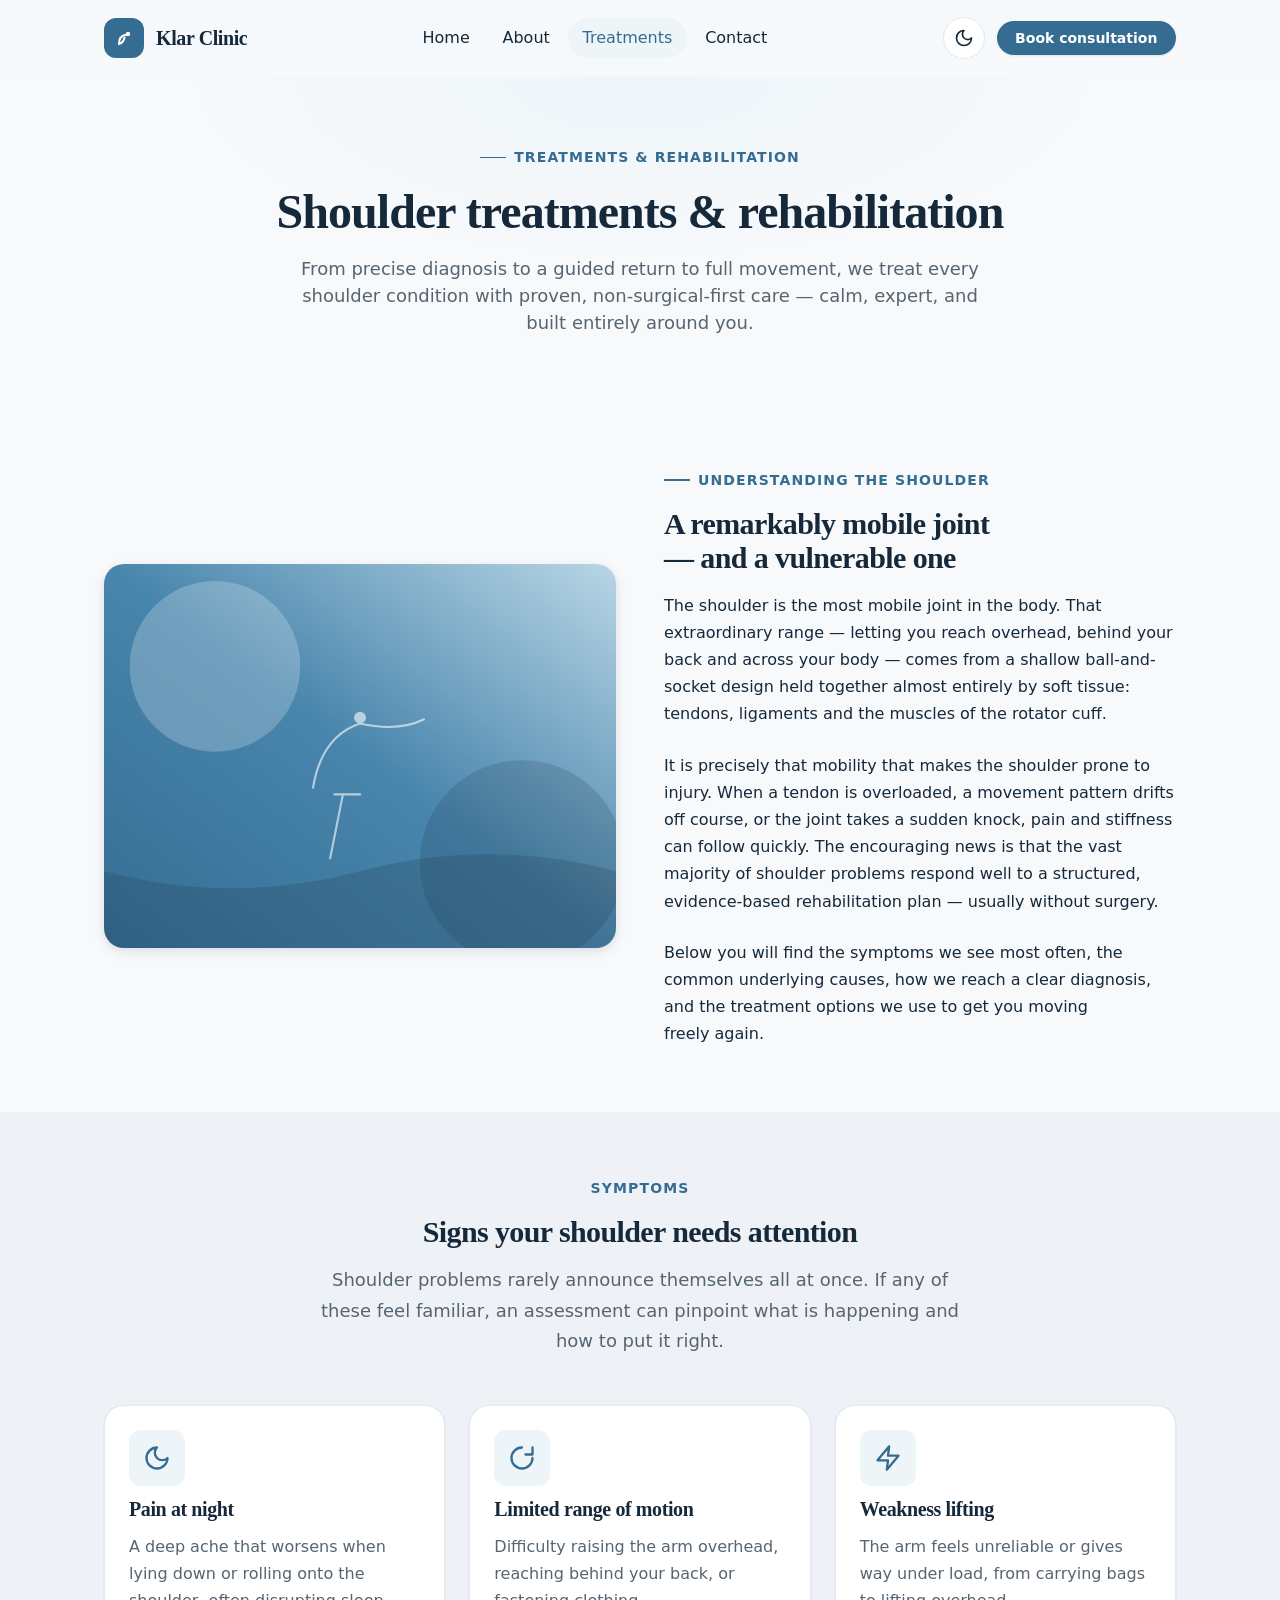
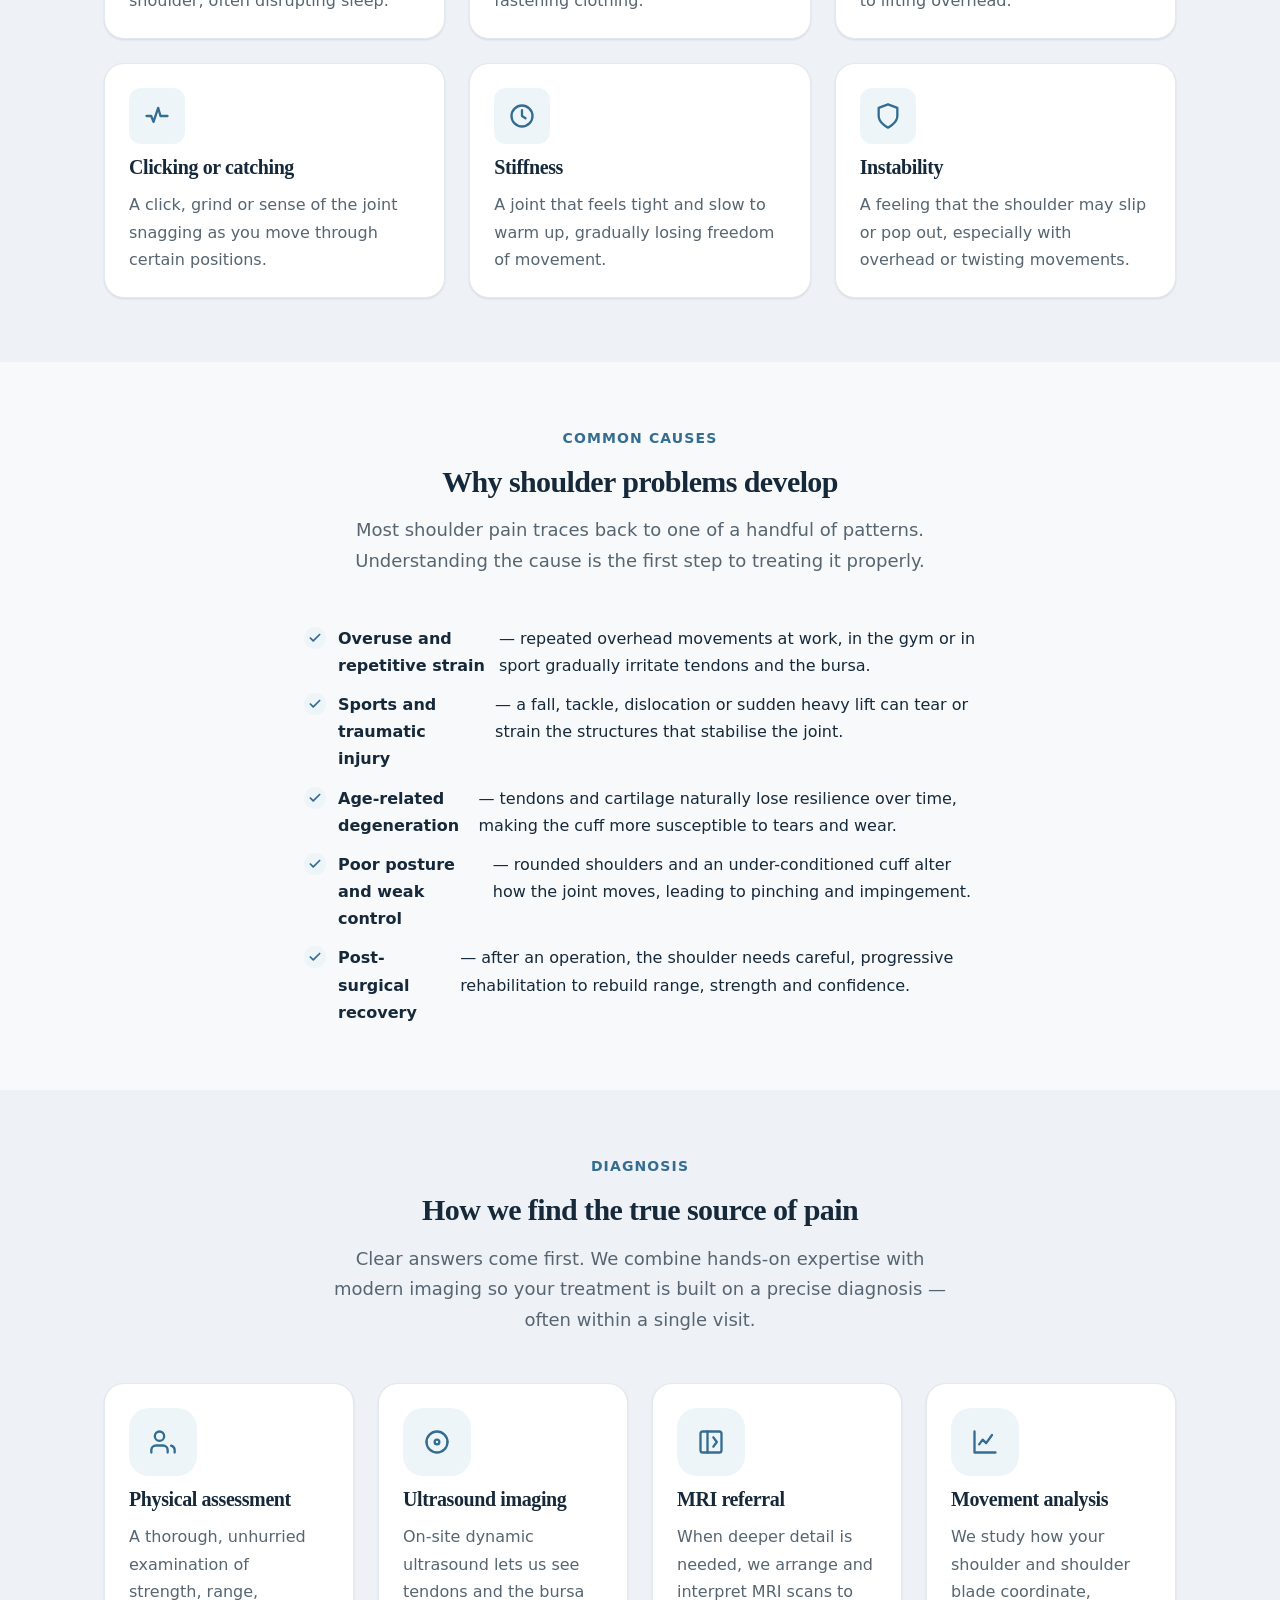
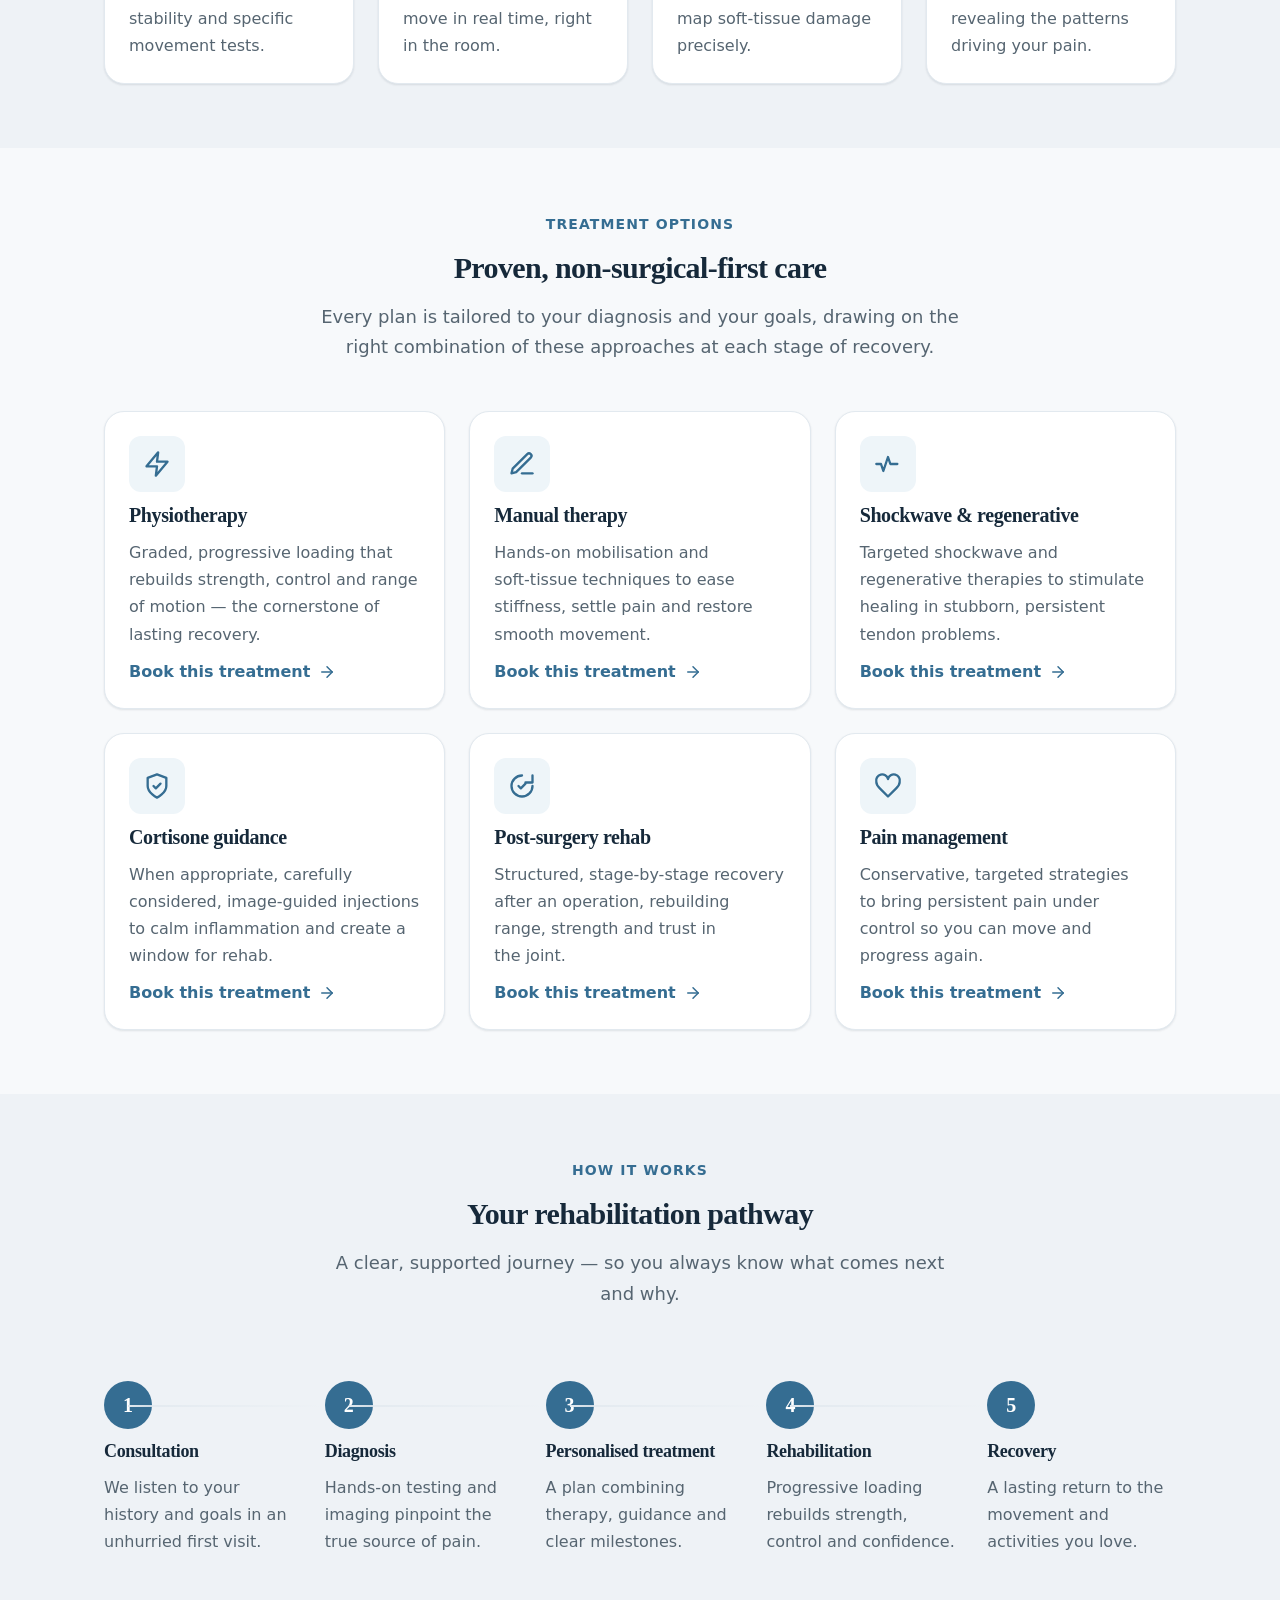
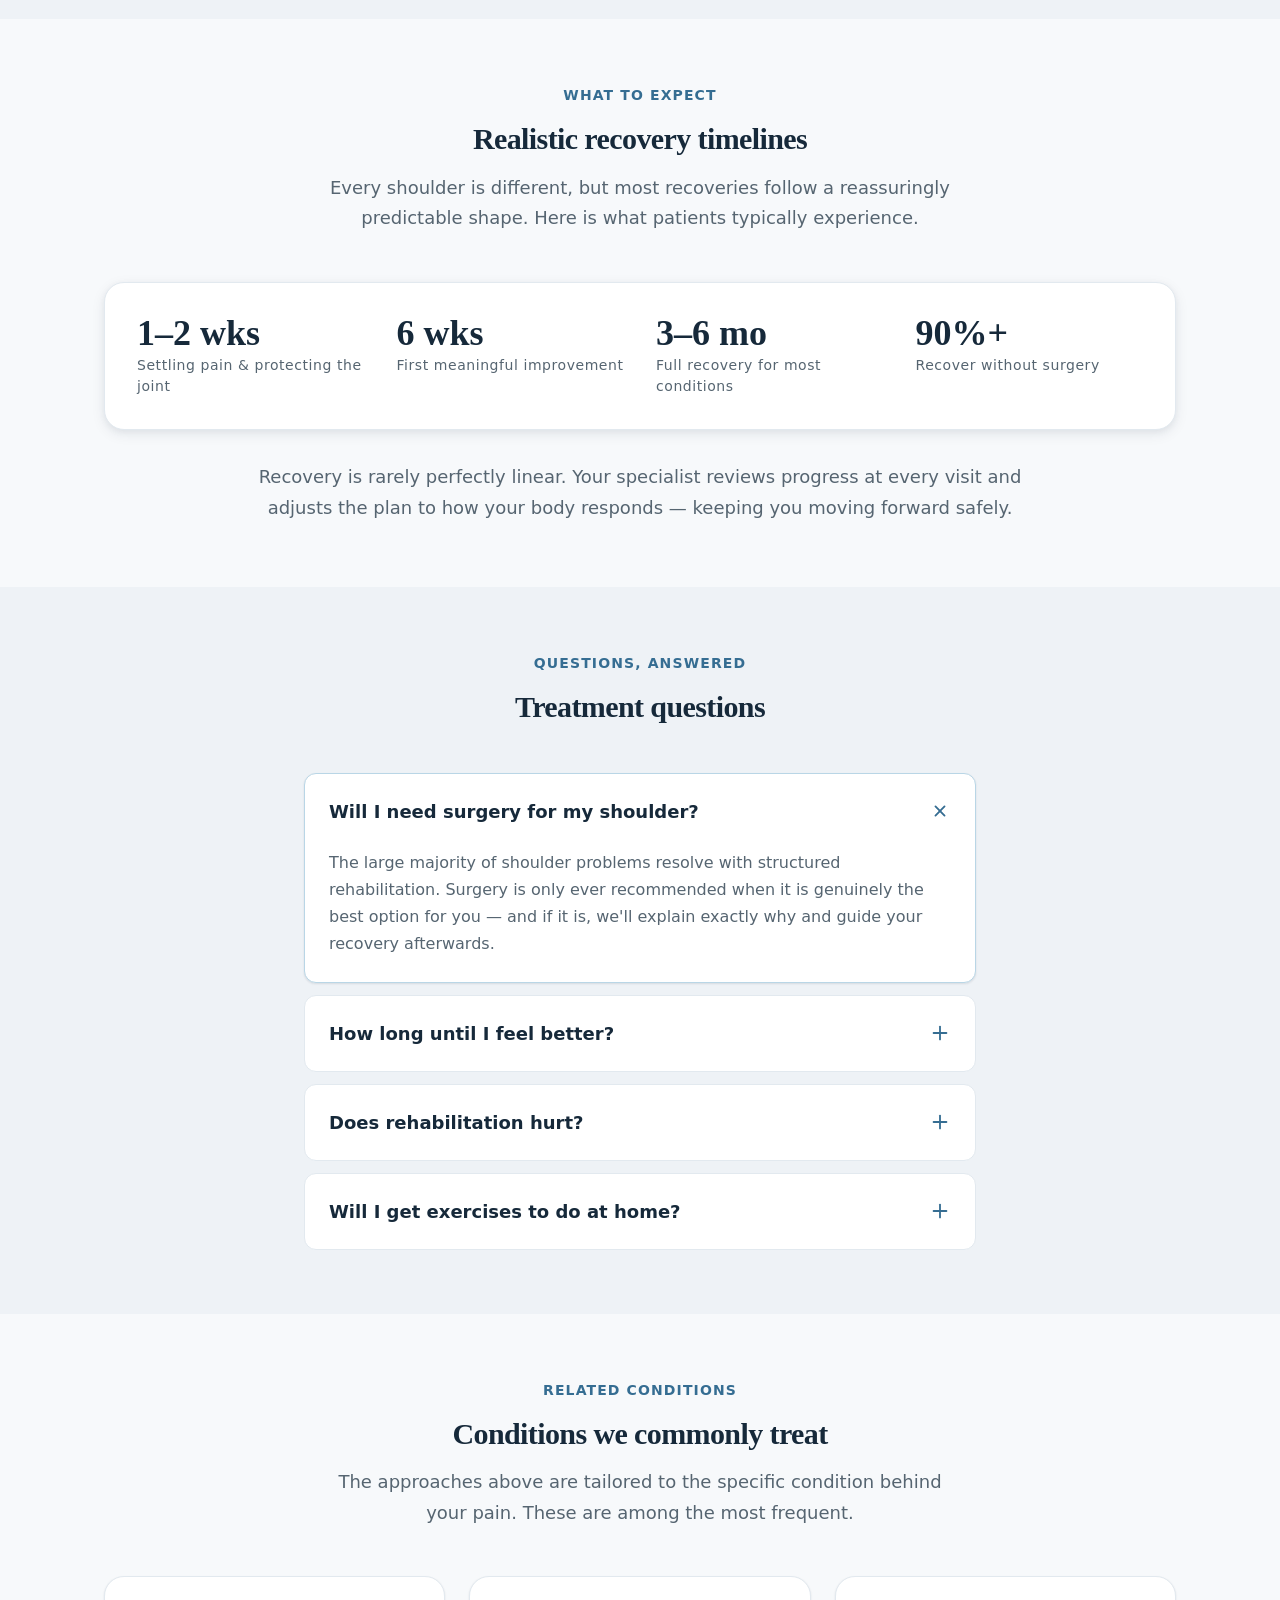
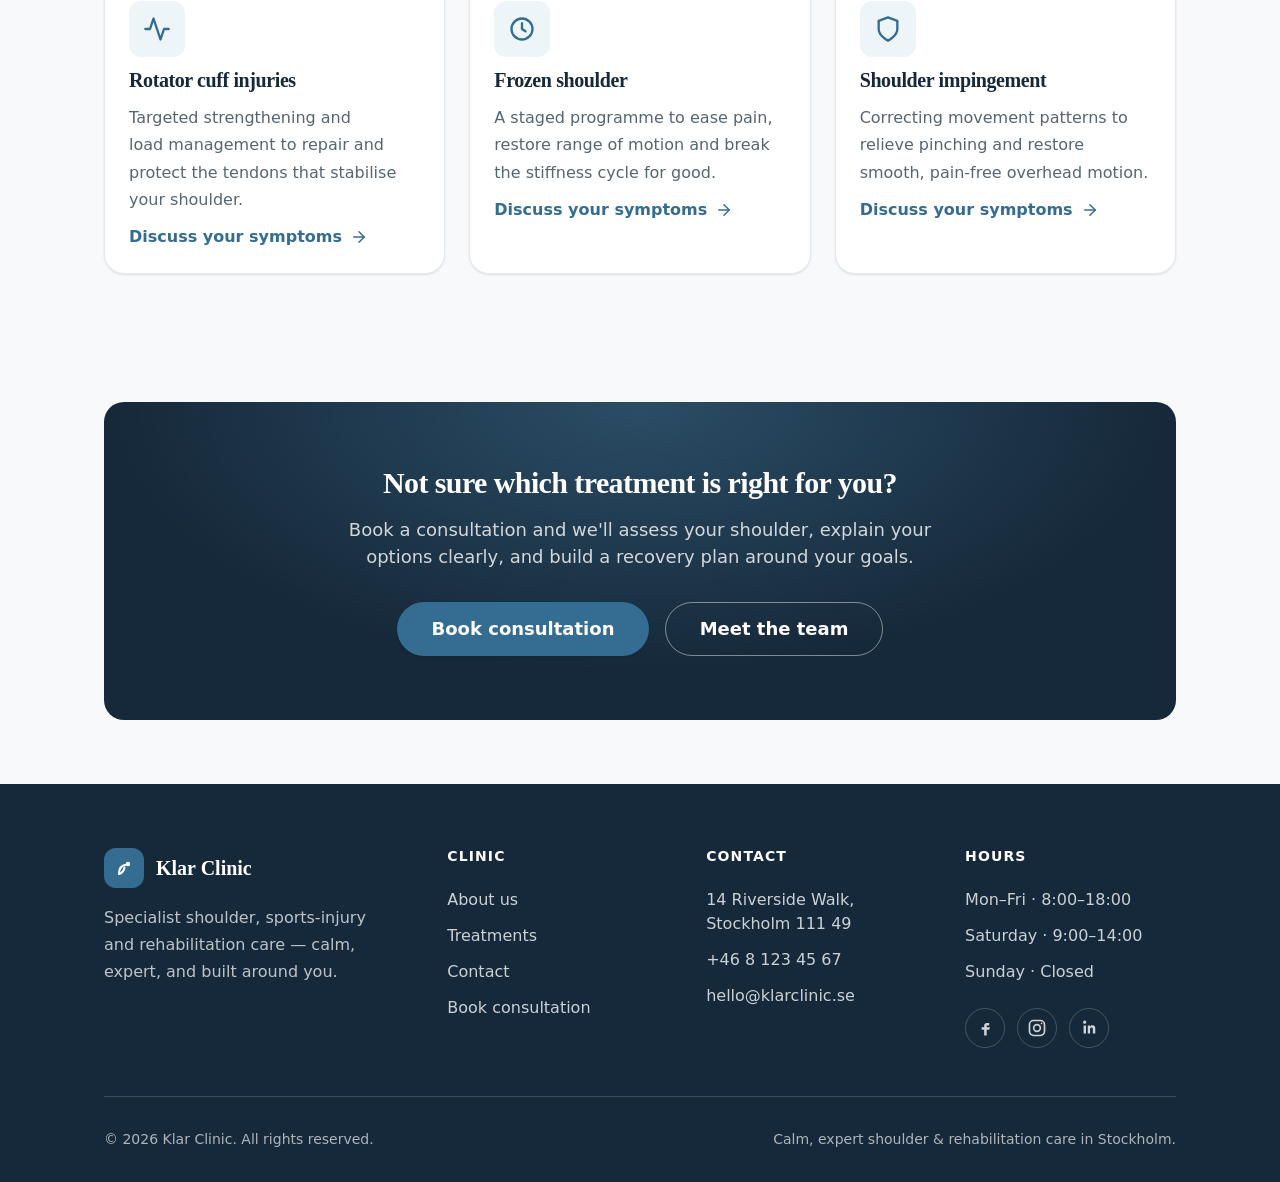
<file: treatments.html>
<!DOCTYPE html>
<html lang="en">
  <head>
    <meta charset="UTF-8" />
    <meta name="viewport" content="width=device-width, initial-scale=1.0" />
    <title>Treatments — Klar Clinic</title>
    <meta
      name="description"
      content="Shoulder treatments and rehabilitation at Klar Clinic: symptoms, causes, diagnostics, physiotherapy, manual therapy, shockwave, post-surgery rehab and pain management — a calm, non-surgical-first path to lasting recovery."
    />
    <meta name="theme-color" content="#356d92" />
    <link rel="icon" type="image/svg+xml" href="assets/favicon.svg" />
    <link rel="stylesheet" href="style.css" />
    <!-- Set theme before first paint to avoid a flash of the light theme. -->
    <script>
      try {
        if (localStorage.getItem("klar-theme") === "dark")
          document.documentElement.classList.add("dark");
      } catch (e) {}
    </script>
  </head>
  <body>
    <a class="skip-link" href="#main">Skip to content</a>

    <!-- ===================== Site header ===================== -->
    <header class="site-header" data-site-header>
      <div class="container">
        <div class="site-header__inner">
          <a class="brand" href="index.html" aria-label="Klar Clinic home">
            <span class="brand-mark" aria-hidden="true">
              <svg viewBox="0 0 24 24" fill="none" stroke="currentColor" stroke-width="2" stroke-linecap="round" stroke-linejoin="round"><path d="M7 18c0-6 2.5-9 8-9.5" /><path d="M7 18c3-1 5-3 5.5-6.5" /><circle cx="16" cy="8" r="2.2" fill="currentColor" stroke="none" /></svg>
            </span>
            Klar Clinic
          </a>

          <nav class="nav hidden lg:flex" data-nav aria-label="Primary">
            <ul class="nav-list">
              <li><a class="nav-link" href="index.html">Home</a></li>
              <li><a class="nav-link" href="about.html">About</a></li>
              <li><a class="nav-link is-active" href="treatments.html" aria-current="page">Treatments</a></li>
              <li><a class="nav-link" href="contact.html">Contact</a></li>
            </ul>
          </nav>

          <div class="nav-actions">
            <button class="icon-btn" type="button" aria-label="Toggle theme" title="Toggle light / dark">
              <svg viewBox="0 0 24 24" fill="none" stroke="currentColor" stroke-width="2" stroke-linecap="round" stroke-linejoin="round" aria-hidden="true"><path d="M12 3a6 6 0 0 0 9 9 9 9 0 1 1-9-9Z" /></svg>
            </button>
            <a class="btn btn-primary btn-sm hidden lg:inline-flex" href="contact.html">Book consultation</a>
            <button class="icon-btn nav-toggle lg:hidden" type="button" data-nav-toggle aria-expanded="false" aria-label="Open menu" aria-controls="mobile-menu">
              <svg viewBox="0 0 24 24" fill="none" stroke="currentColor" stroke-width="2" stroke-linecap="round" stroke-linejoin="round" aria-hidden="true"><path d="M3 6h18M3 12h18M3 18h18" /></svg>
            </button>
          </div>
        </div>
      </div>
      <div class="mobile-menu" id="mobile-menu" data-mobile-menu>
        <a class="nav-link" href="index.html">Home</a>
        <a class="nav-link" href="about.html">About</a>
        <a class="nav-link is-active" href="treatments.html" aria-current="page">Treatments</a>
        <a class="nav-link" href="contact.html">Contact</a>
        <a class="btn btn-primary btn-block" href="contact.html">Book consultation</a>
      </div>
    </header>

    <main id="main">
      <!-- ===================== Page header ===================== -->
      <section class="page-header">
        <div class="container">
          <span class="eyebrow">Treatments &amp; rehabilitation</span>
          <h1 class="page-header__title">Shoulder treatments &amp; rehabilitation</h1>
          <p class="page-header__lead">
            From precise diagnosis to a guided return to full movement, we treat every shoulder
            condition with proven, non-surgical-first care — calm, expert, and built entirely
            around you.
          </p>
        </div>
      </section>

      <!-- ===================== Overview ===================== -->
      <section class="section">
        <div class="container">
          <div class="split">
            <div class="split-media reveal"><img src="assets/therapy.svg" alt="A guided shoulder rehabilitation exercise at Klar Clinic" loading="lazy" width="800" height="600" /></div>
            <div class="reveal">
              <span class="eyebrow">Understanding the shoulder</span>
              <h2 class="section-title">A remarkably mobile joint — and a vulnerable one</h2>
              <div class="prose">
                <p>
                  The shoulder is the most mobile joint in the body. That extraordinary range —
                  letting you reach overhead, behind your back and across your body — comes from a
                  shallow ball-and-socket design held together almost entirely by soft tissue:
                  tendons, ligaments and the muscles of the rotator cuff.
                </p>
                <p>
                  It is precisely that mobility that makes the shoulder prone to injury. When a
                  tendon is overloaded, a movement pattern drifts off course, or the joint takes a
                  sudden knock, pain and stiffness can follow quickly. The encouraging news is that
                  the vast majority of shoulder problems respond well to a structured,
                  evidence-based rehabilitation plan — usually without surgery.
                </p>
                <p>
                  Below you will find the symptoms we see most often, the common underlying causes,
                  how we reach a clear diagnosis, and the treatment options we use to get you moving
                  freely again.
                </p>
              </div>
            </div>
          </div>
        </div>
      </section>

      <!-- ===================== Symptoms ===================== -->
      <section class="section bg-muted">
        <div class="container">
          <div class="section-head section-head--center mx-auto reveal">
            <span class="eyebrow">Symptoms</span>
            <h2 class="section-title">Signs your shoulder needs attention</h2>
            <p class="section-lead">
              Shoulder problems rarely announce themselves all at once. If any of these feel
              familiar, an assessment can pinpoint what is happening and how to put it right.
            </p>
          </div>
          <div class="grid grid-cols-1 md:grid-cols-2 lg:grid-cols-3 gap-6 reveal">
            <article class="card">
              <div class="card__body">
                <span class="icon-badge" aria-hidden="true"><svg viewBox="0 0 24 24" fill="none" stroke="currentColor" stroke-width="2" stroke-linecap="round" stroke-linejoin="round"><path d="M12 3a6 6 0 0 0 9 9 9 9 0 1 1-9-9Z" /></svg></span>
                <h3 class="card__title">Pain at night</h3>
                <p class="card__text">A deep ache that worsens when lying down or rolling onto the shoulder, often disrupting sleep.</p>
              </div>
            </article>
            <article class="card">
              <div class="card__body">
                <span class="icon-badge" aria-hidden="true"><svg viewBox="0 0 24 24" fill="none" stroke="currentColor" stroke-width="2" stroke-linecap="round" stroke-linejoin="round"><path d="M21 12a9 9 0 1 1-9-9" /><path d="M21 3v6h-6" /></svg></span>
                <h3 class="card__title">Limited range of motion</h3>
                <p class="card__text">Difficulty raising the arm overhead, reaching behind your back, or fastening clothing.</p>
              </div>
            </article>
            <article class="card">
              <div class="card__body">
                <span class="icon-badge" aria-hidden="true"><svg viewBox="0 0 24 24" fill="none" stroke="currentColor" stroke-width="2" stroke-linecap="round" stroke-linejoin="round"><path d="M13 2 3 14h9l-1 8 10-12h-9l1-8Z" /></svg></span>
                <h3 class="card__title">Weakness lifting</h3>
                <p class="card__text">The arm feels unreliable or gives way under load, from carrying bags to lifting overhead.</p>
              </div>
            </article>
            <article class="card">
              <div class="card__body">
                <span class="icon-badge" aria-hidden="true"><svg viewBox="0 0 24 24" fill="none" stroke="currentColor" stroke-width="2" stroke-linecap="round" stroke-linejoin="round"><path d="M3 12h4l2 5 4-12 2 7h6" /></svg></span>
                <h3 class="card__title">Clicking or catching</h3>
                <p class="card__text">A click, grind or sense of the joint snagging as you move through certain positions.</p>
              </div>
            </article>
            <article class="card">
              <div class="card__body">
                <span class="icon-badge" aria-hidden="true"><svg viewBox="0 0 24 24" fill="none" stroke="currentColor" stroke-width="2" stroke-linecap="round" stroke-linejoin="round"><circle cx="12" cy="12" r="9" /><path d="M12 7v5l3 2" /></svg></span>
                <h3 class="card__title">Stiffness</h3>
                <p class="card__text">A joint that feels tight and slow to warm up, gradually losing freedom of movement.</p>
              </div>
            </article>
            <article class="card">
              <div class="card__body">
                <span class="icon-badge" aria-hidden="true"><svg viewBox="0 0 24 24" fill="none" stroke="currentColor" stroke-width="2" stroke-linecap="round" stroke-linejoin="round"><path d="M12 22s8-4 8-10V5l-8-3-8 3v7c0 6 8 10 8 10Z" /></svg></span>
                <h3 class="card__title">Instability</h3>
                <p class="card__text">A feeling that the shoulder may slip or pop out, especially with overhead or twisting movements.</p>
              </div>
            </article>
          </div>
        </div>
      </section>

      <!-- ===================== Causes ===================== -->
      <section class="section">
        <div class="container-narrow">
          <div class="section-head section-head--center mx-auto reveal">
            <span class="eyebrow">Common causes</span>
            <h2 class="section-title">Why shoulder problems develop</h2>
            <p class="section-lead">
              Most shoulder pain traces back to one of a handful of patterns. Understanding the
              cause is the first step to treating it properly.
            </p>
          </div>
          <ul class="checklist reveal">
            <li><b>Overuse and repetitive strain</b> — repeated overhead movements at work, in the gym or in sport gradually irritate tendons and the bursa.</li>
            <li><b>Sports and traumatic injury</b> — a fall, tackle, dislocation or sudden heavy lift can tear or strain the structures that stabilise the joint.</li>
            <li><b>Age-related degeneration</b> — tendons and cartilage naturally lose resilience over time, making the cuff more susceptible to tears and wear.</li>
            <li><b>Poor posture and weak control</b> — rounded shoulders and an under-conditioned cuff alter how the joint moves, leading to pinching and impingement.</li>
            <li><b>Post-surgical recovery</b> — after an operation, the shoulder needs careful, progressive rehabilitation to rebuild range, strength and confidence.</li>
          </ul>
        </div>
      </section>

      <!-- ===================== Diagnostic methods ===================== -->
      <section class="section bg-muted">
        <div class="container">
          <div class="section-head section-head--center mx-auto reveal">
            <span class="eyebrow">Diagnosis</span>
            <h2 class="section-title">How we find the true source of pain</h2>
            <p class="section-lead">
              Clear answers come first. We combine hands-on expertise with modern imaging so your
              treatment is built on a precise diagnosis — often within a single visit.
            </p>
          </div>
          <div class="grid grid-cols-1 md:grid-cols-2 lg:grid-cols-4 gap-6 reveal">
            <article class="card">
              <div class="card__body">
                <span class="icon-badge icon-badge--lg" aria-hidden="true"><svg viewBox="0 0 24 24" fill="none" stroke="currentColor" stroke-width="2" stroke-linecap="round" stroke-linejoin="round"><path d="M16 21v-2a4 4 0 0 0-4-4H6a4 4 0 0 0-4 4v2" /><circle cx="9" cy="7" r="4" /><path d="M22 21v-2a4 4 0 0 0-3-3.87" /></svg></span>
                <h3 class="card__title">Physical assessment</h3>
                <p class="card__text">A thorough, unhurried examination of strength, range, stability and specific movement tests.</p>
              </div>
            </article>
            <article class="card">
              <div class="card__body">
                <span class="icon-badge icon-badge--lg" aria-hidden="true"><svg viewBox="0 0 24 24" fill="none" stroke="currentColor" stroke-width="2" stroke-linecap="round" stroke-linejoin="round"><path d="M3 12a9 9 0 0 1 9-9 9 9 0 0 1 9 9" /><path d="M3 12a9 9 0 0 0 9 9 9 9 0 0 0 9-9" /><circle cx="12" cy="12" r="2" /></svg></span>
                <h3 class="card__title">Ultrasound imaging</h3>
                <p class="card__text">On-site dynamic ultrasound lets us see tendons and the bursa move in real time, right in the room.</p>
              </div>
            </article>
            <article class="card">
              <div class="card__body">
                <span class="icon-badge icon-badge--lg" aria-hidden="true"><svg viewBox="0 0 24 24" fill="none" stroke="currentColor" stroke-width="2" stroke-linecap="round" stroke-linejoin="round"><rect x="3" y="3" width="18" height="18" rx="2" /><path d="M9 3v18" /><path d="M14 8l3 4-3 4" /></svg></span>
                <h3 class="card__title">MRI referral</h3>
                <p class="card__text">When deeper detail is needed, we arrange and interpret MRI scans to map soft-tissue damage precisely.</p>
              </div>
            </article>
            <article class="card">
              <div class="card__body">
                <span class="icon-badge icon-badge--lg" aria-hidden="true"><svg viewBox="0 0 24 24" fill="none" stroke="currentColor" stroke-width="2" stroke-linecap="round" stroke-linejoin="round"><path d="M3 3v18h18" /><path d="m7 14 3-4 3 3 5-7" /></svg></span>
                <h3 class="card__title">Movement analysis</h3>
                <p class="card__text">We study how your shoulder and shoulder blade coordinate, revealing the patterns driving your pain.</p>
              </div>
            </article>
          </div>
        </div>
      </section>

      <!-- ===================== Treatment options ===================== -->
      <section class="section">
        <div class="container">
          <div class="section-head section-head--center mx-auto reveal">
            <span class="eyebrow">Treatment options</span>
            <h2 class="section-title">Proven, non-surgical-first care</h2>
            <p class="section-lead">
              Every plan is tailored to your diagnosis and your goals, drawing on the right
              combination of these approaches at each stage of recovery.
            </p>
          </div>
          <div class="grid grid-cols-1 md:grid-cols-2 lg:grid-cols-3 gap-6 reveal">
            <article class="card card--hover">
              <div class="card__body">
                <span class="icon-badge" aria-hidden="true"><svg viewBox="0 0 24 24" fill="none" stroke="currentColor" stroke-width="2" stroke-linecap="round" stroke-linejoin="round"><path d="M13 2 3 14h9l-1 8 10-12h-9l1-8Z" /></svg></span>
                <h3 class="card__title">Physiotherapy</h3>
                <p class="card__text">Graded, progressive loading that rebuilds strength, control and range of motion — the cornerstone of lasting recovery.</p>
                <a class="cta-link" href="contact.html">Book this treatment <svg viewBox="0 0 24 24" width="18" height="18" fill="none" stroke="currentColor" stroke-width="2" stroke-linecap="round" stroke-linejoin="round" aria-hidden="true"><path d="M5 12h14" /><path d="m12 5 7 7-7 7" /></svg></a>
              </div>
            </article>
            <article class="card card--hover">
              <div class="card__body">
                <span class="icon-badge" aria-hidden="true"><svg viewBox="0 0 24 24" fill="none" stroke="currentColor" stroke-width="2" stroke-linecap="round" stroke-linejoin="round"><path d="M12 20h9" /><path d="M16.5 3.5a2.1 2.1 0 0 1 3 3L7 19l-4 1 1-4Z" /></svg></span>
                <h3 class="card__title">Manual therapy</h3>
                <p class="card__text">Hands-on mobilisation and soft-tissue techniques to ease stiffness, settle pain and restore smooth movement.</p>
                <a class="cta-link" href="contact.html">Book this treatment <svg viewBox="0 0 24 24" width="18" height="18" fill="none" stroke="currentColor" stroke-width="2" stroke-linecap="round" stroke-linejoin="round" aria-hidden="true"><path d="M5 12h14" /><path d="m12 5 7 7-7 7" /></svg></a>
              </div>
            </article>
            <article class="card card--hover">
              <div class="card__body">
                <span class="icon-badge" aria-hidden="true"><svg viewBox="0 0 24 24" fill="none" stroke="currentColor" stroke-width="2" stroke-linecap="round" stroke-linejoin="round"><path d="M2 12h4l2 6 4-12 2 6h6" /></svg></span>
                <h3 class="card__title">Shockwave &amp; regenerative</h3>
                <p class="card__text">Targeted shockwave and regenerative therapies to stimulate healing in stubborn, persistent tendon problems.</p>
                <a class="cta-link" href="contact.html">Book this treatment <svg viewBox="0 0 24 24" width="18" height="18" fill="none" stroke="currentColor" stroke-width="2" stroke-linecap="round" stroke-linejoin="round" aria-hidden="true"><path d="M5 12h14" /><path d="m12 5 7 7-7 7" /></svg></a>
              </div>
            </article>
            <article class="card card--hover">
              <div class="card__body">
                <span class="icon-badge" aria-hidden="true"><svg viewBox="0 0 24 24" fill="none" stroke="currentColor" stroke-width="2" stroke-linecap="round" stroke-linejoin="round"><path d="M12 22s8-4 8-10V5l-8-3-8 3v7c0 6 8 10 8 10Z" /><path d="m9 12 2 2 4-4" /></svg></span>
                <h3 class="card__title">Cortisone guidance</h3>
                <p class="card__text">When appropriate, carefully considered, image-guided injections to calm inflammation and create a window for rehab.</p>
                <a class="cta-link" href="contact.html">Book this treatment <svg viewBox="0 0 24 24" width="18" height="18" fill="none" stroke="currentColor" stroke-width="2" stroke-linecap="round" stroke-linejoin="round" aria-hidden="true"><path d="M5 12h14" /><path d="m12 5 7 7-7 7" /></svg></a>
              </div>
            </article>
            <article class="card card--hover">
              <div class="card__body">
                <span class="icon-badge" aria-hidden="true"><svg viewBox="0 0 24 24" fill="none" stroke="currentColor" stroke-width="2" stroke-linecap="round" stroke-linejoin="round"><path d="M21 12a9 9 0 1 1-9-9" /><path d="M21 3v6h-6" /><path d="m9 12 2 2 4-4" /></svg></span>
                <h3 class="card__title">Post-surgery rehab</h3>
                <p class="card__text">Structured, stage-by-stage recovery after an operation, rebuilding range, strength and trust in the joint.</p>
                <a class="cta-link" href="contact.html">Book this treatment <svg viewBox="0 0 24 24" width="18" height="18" fill="none" stroke="currentColor" stroke-width="2" stroke-linecap="round" stroke-linejoin="round" aria-hidden="true"><path d="M5 12h14" /><path d="m12 5 7 7-7 7" /></svg></a>
              </div>
            </article>
            <article class="card card--hover">
              <div class="card__body">
                <span class="icon-badge" aria-hidden="true"><svg viewBox="0 0 24 24" fill="none" stroke="currentColor" stroke-width="2" stroke-linecap="round" stroke-linejoin="round"><path d="M19 14c1.5-1.5 3-3.5 3-5.5A4.5 4.5 0 0 0 12 6 4.5 4.5 0 0 0 2 8.5c0 2 1.5 4 3 5.5l7 7Z" /></svg></span>
                <h3 class="card__title">Pain management</h3>
                <p class="card__text">Conservative, targeted strategies to bring persistent pain under control so you can move and progress again.</p>
                <a class="cta-link" href="contact.html">Book this treatment <svg viewBox="0 0 24 24" width="18" height="18" fill="none" stroke="currentColor" stroke-width="2" stroke-linecap="round" stroke-linejoin="round" aria-hidden="true"><path d="M5 12h14" /><path d="m12 5 7 7-7 7" /></svg></a>
              </div>
            </article>
          </div>
        </div>
      </section>

      <!-- ===================== Rehabilitation process ===================== -->
      <section class="section bg-muted">
        <div class="container">
          <div class="section-head section-head--center mx-auto reveal">
            <span class="eyebrow">How it works</span>
            <h2 class="section-title">Your rehabilitation pathway</h2>
            <p class="section-lead">A clear, supported journey — so you always know what comes next and why.</p>
          </div>
          <div class="flex flex-col md:flex-row gap-8 reveal">
            <div class="step flex-1"><span class="step__number">1</span><h3 class="step__title">Consultation</h3><p class="step__text">We listen to your history and goals in an unhurried first visit.</p></div>
            <div class="step flex-1"><span class="step__number">2</span><h3 class="step__title">Diagnosis</h3><p class="step__text">Hands-on testing and imaging pinpoint the true source of pain.</p></div>
            <div class="step flex-1"><span class="step__number">3</span><h3 class="step__title">Personalised treatment</h3><p class="step__text">A plan combining therapy, guidance and clear milestones.</p></div>
            <div class="step flex-1"><span class="step__number">4</span><h3 class="step__title">Rehabilitation</h3><p class="step__text">Progressive loading rebuilds strength, control and confidence.</p></div>
            <div class="step flex-1"><span class="step__number">5</span><h3 class="step__title">Recovery</h3><p class="step__text">A lasting return to the movement and activities you love.</p></div>
          </div>
        </div>
      </section>

      <!-- ===================== Recovery expectations ===================== -->
      <section class="section">
        <div class="container">
          <div class="section-head section-head--center mx-auto reveal">
            <span class="eyebrow">What to expect</span>
            <h2 class="section-title">Realistic recovery timelines</h2>
            <p class="section-lead">
              Every shoulder is different, but most recoveries follow a reassuringly predictable
              shape. Here is what patients typically experience.
            </p>
          </div>
          <div class="trust-bar reveal">
            <div class="stat"><span class="stat-value">1–2 wks</span><span class="stat-label">Settling pain &amp; protecting the joint</span></div>
            <div class="stat"><span class="stat-value">6 wks</span><span class="stat-label">First meaningful improvement</span></div>
            <div class="stat"><span class="stat-value">3–6 mo</span><span class="stat-label">Full recovery for most conditions</span></div>
            <div class="stat"><span class="stat-value">90%+</span><span class="stat-label">Recover without surgery</span></div>
          </div>
          <p class="section-lead text-center mx-auto mt-8 max-w-3xl reveal">
            Recovery is rarely perfectly linear. Your specialist reviews progress at every visit and
            adjusts the plan to how your body responds — keeping you moving forward safely.
          </p>
        </div>
      </section>

      <!-- ===================== FAQ ===================== -->
      <section class="section bg-muted">
        <div class="container-narrow">
          <div class="section-head section-head--center mx-auto reveal">
            <span class="eyebrow">Questions, answered</span>
            <h2 class="section-title">Treatment questions</h2>
          </div>
          <div class="accordion reveal">
            <div class="accordion-item is-open" data-accordion-item>
              <button class="accordion-trigger" type="button" aria-expanded="true">Will I need surgery for my shoulder?<svg class="accordion-icon" viewBox="0 0 24 24" fill="none" stroke="currentColor" stroke-width="2" stroke-linecap="round" stroke-linejoin="round" aria-hidden="true"><path d="M12 5v14" /><path d="M5 12h14" /></svg></button>
              <div class="accordion-panel"><div class="accordion-panel__inner">The large majority of shoulder problems resolve with structured rehabilitation. Surgery is only ever recommended when it is genuinely the best option for you — and if it is, we'll explain exactly why and guide your recovery afterwards.</div></div>
            </div>
            <div class="accordion-item" data-accordion-item>
              <button class="accordion-trigger" type="button" aria-expanded="false">How long until I feel better?<svg class="accordion-icon" viewBox="0 0 24 24" fill="none" stroke="currentColor" stroke-width="2" stroke-linecap="round" stroke-linejoin="round" aria-hidden="true"><path d="M12 5v14" /><path d="M5 12h14" /></svg></button>
              <div class="accordion-panel"><div class="accordion-panel__inner">Most patients notice meaningful improvement within six weeks, with full recovery typically between three and six months. The timeline depends on the condition, how long it has been present, and your goals — your specialist will give you a realistic estimate at your first visit.</div></div>
            </div>
            <div class="accordion-item" data-accordion-item>
              <button class="accordion-trigger" type="button" aria-expanded="false">Does rehabilitation hurt?<svg class="accordion-icon" viewBox="0 0 24 24" fill="none" stroke="currentColor" stroke-width="2" stroke-linecap="round" stroke-linejoin="round" aria-hidden="true"><path d="M12 5v14" /><path d="M5 12h14" /></svg></button>
              <div class="accordion-panel"><div class="accordion-panel__inner">Rehabilitation should challenge you, not harm you. We work within a comfortable range and load the shoulder gradually as it adapts. Some effort and mild muscle fatigue are normal and healthy; sharp or lasting pain is not, and we adjust the plan accordingly.</div></div>
            </div>
            <div class="accordion-item" data-accordion-item>
              <button class="accordion-trigger" type="button" aria-expanded="false">Will I get exercises to do at home?<svg class="accordion-icon" viewBox="0 0 24 24" fill="none" stroke="currentColor" stroke-width="2" stroke-linecap="round" stroke-linejoin="round" aria-hidden="true"><path d="M12 5v14" /><path d="M5 12h14" /></svg></button>
              <div class="accordion-panel"><div class="accordion-panel__inner">Yes. A personalised home programme is central to lasting recovery. We keep it clear and manageable, show you exactly how to perform each movement, and review and progress it at every appointment.</div></div>
            </div>
          </div>
        </div>
      </section>

      <!-- ===================== Related treatments ===================== -->
      <section class="section">
        <div class="container">
          <div class="section-head section-head--center mx-auto reveal">
            <span class="eyebrow">Related conditions</span>
            <h2 class="section-title">Conditions we commonly treat</h2>
            <p class="section-lead">The approaches above are tailored to the specific condition behind your pain. These are among the most frequent.</p>
          </div>
          <div class="grid grid-cols-1 md:grid-cols-3 gap-6 reveal">
            <article class="card card--hover">
              <div class="card__body">
                <span class="icon-badge" aria-hidden="true"><svg viewBox="0 0 24 24" fill="none" stroke="currentColor" stroke-width="2" stroke-linecap="round" stroke-linejoin="round"><path d="M22 12h-4l-3 9L9 3l-3 9H2" /></svg></span>
                <h3 class="card__title">Rotator cuff injuries</h3>
                <p class="card__text">Targeted strengthening and load management to repair and protect the tendons that stabilise your shoulder.</p>
                <a class="cta-link" href="contact.html">Discuss your symptoms <svg viewBox="0 0 24 24" width="18" height="18" fill="none" stroke="currentColor" stroke-width="2" stroke-linecap="round" stroke-linejoin="round" aria-hidden="true"><path d="M5 12h14" /><path d="m12 5 7 7-7 7" /></svg></a>
              </div>
            </article>
            <article class="card card--hover">
              <div class="card__body">
                <span class="icon-badge" aria-hidden="true"><svg viewBox="0 0 24 24" fill="none" stroke="currentColor" stroke-width="2" stroke-linecap="round" stroke-linejoin="round"><circle cx="12" cy="12" r="9" /><path d="M12 7v5l3 2" /></svg></span>
                <h3 class="card__title">Frozen shoulder</h3>
                <p class="card__text">A staged programme to ease pain, restore range of motion and break the stiffness cycle for good.</p>
                <a class="cta-link" href="contact.html">Discuss your symptoms <svg viewBox="0 0 24 24" width="18" height="18" fill="none" stroke="currentColor" stroke-width="2" stroke-linecap="round" stroke-linejoin="round" aria-hidden="true"><path d="M5 12h14" /><path d="m12 5 7 7-7 7" /></svg></a>
              </div>
            </article>
            <article class="card card--hover">
              <div class="card__body">
                <span class="icon-badge" aria-hidden="true"><svg viewBox="0 0 24 24" fill="none" stroke="currentColor" stroke-width="2" stroke-linecap="round" stroke-linejoin="round"><path d="M12 22s8-4 8-10V5l-8-3-8 3v7c0 6 8 10 8 10Z" /></svg></span>
                <h3 class="card__title">Shoulder impingement</h3>
                <p class="card__text">Correcting movement patterns to relieve pinching and restore smooth, pain-free overhead motion.</p>
                <a class="cta-link" href="contact.html">Discuss your symptoms <svg viewBox="0 0 24 24" width="18" height="18" fill="none" stroke="currentColor" stroke-width="2" stroke-linecap="round" stroke-linejoin="round" aria-hidden="true"><path d="M5 12h14" /><path d="m12 5 7 7-7 7" /></svg></a>
              </div>
            </article>
          </div>
        </div>
      </section>

      <!-- ===================== Booking CTA ===================== -->
      <section class="section">
        <div class="container">
          <div class="cta reveal">
            <h2 class="cta__title">Not sure which treatment is right for you?</h2>
            <p class="cta__lead">Book a consultation and we'll assess your shoulder, explain your options clearly, and build a recovery plan around your goals.</p>
            <div class="cta__actions">
              <a class="btn btn-primary btn-lg" href="contact.html">Book consultation</a>
              <a class="btn btn-outline-inverse btn-lg" href="about.html">Meet the team</a>
            </div>
          </div>
        </div>
      </section>
    </main>

    <!-- ===================== Footer ===================== -->
    <footer class="site-footer">
      <div class="container">
        <div class="footer-grid">
          <div>
            <a class="footer-brand" href="index.html"><span class="brand-mark" aria-hidden="true"><svg viewBox="0 0 24 24" fill="none" stroke="currentColor" stroke-width="2" stroke-linecap="round" stroke-linejoin="round"><path d="M7 18c0-6 2.5-9 8-9.5" /><path d="M7 18c3-1 5-3 5.5-6.5" /><circle cx="16" cy="8" r="2.2" fill="currentColor" stroke="none" /></svg></span>Klar Clinic</a>
            <p class="footer-about">Specialist shoulder, sports-injury and rehabilitation care — calm, expert, and built around you.</p>
          </div>
          <div>
            <h4>Clinic</h4>
            <div class="footer-links">
              <a class="footer-link" href="about.html">About us</a>
              <a class="footer-link" href="treatments.html">Treatments</a>
              <a class="footer-link" href="contact.html">Contact</a>
              <a class="footer-link" href="contact.html">Book consultation</a>
            </div>
          </div>
          <div>
            <h4>Contact</h4>
            <div class="footer-links">
              <span class="footer-link">14 Riverside Walk, Stockholm 111 49</span>
              <a class="footer-link" href="tel:+4681234567">+46 8 123 45 67</a>
              <a class="footer-link" href="mailto:hello@klarclinic.se">hello@klarclinic.se</a>
            </div>
          </div>
          <div>
            <h4>Hours</h4>
            <div class="footer-links">
              <span class="footer-link">Mon–Fri · 8:00–18:00</span>
              <span class="footer-link">Saturday · 9:00–14:00</span>
              <span class="footer-link">Sunday · Closed</span>
            </div>
            <div class="footer-social mt-6">
              <a href="#" aria-label="Klar Clinic on Facebook"><svg viewBox="0 0 24 24" fill="currentColor" aria-hidden="true"><path d="M14 9h3V6h-3c-1.7 0-3 1.3-3 3v2H8v3h3v7h3v-7h3l1-3h-4V9c0-.6.4-1 1-1Z" /></svg></a>
              <a href="#" aria-label="Klar Clinic on Instagram"><svg viewBox="0 0 24 24" fill="none" stroke="currentColor" stroke-width="2"><rect x="3" y="3" width="18" height="18" rx="5" /><circle cx="12" cy="12" r="4" /><circle cx="17.5" cy="6.5" r="1" fill="currentColor" stroke="none" /></svg></a>
              <a href="#" aria-label="Klar Clinic on LinkedIn"><svg viewBox="0 0 24 24" fill="currentColor" aria-hidden="true"><path d="M6.94 7A1.94 1.94 0 1 1 7 3.13 1.94 1.94 0 0 1 6.94 7ZM5.5 9h2.9v9.5H5.5Zm5 0h2.78v1.3h.04a3 3 0 0 1 2.74-1.5c2.93 0 3.47 1.93 3.47 4.44v5.26h-2.9v-4.66c0-1.11 0-2.54-1.55-2.54s-1.78 1.21-1.78 2.46v4.74H10.5Z" /></svg></a>
            </div>
          </div>
        </div>
        <div class="footer-bottom">
          <span>© 2026 Klar Clinic. All rights reserved.</span>
          <span>Calm, expert shoulder &amp; rehabilitation care in Stockholm.</span>
        </div>
      </div>
    </footer>

    <script src="script.js"></script>
  </body>
</html>
</file>
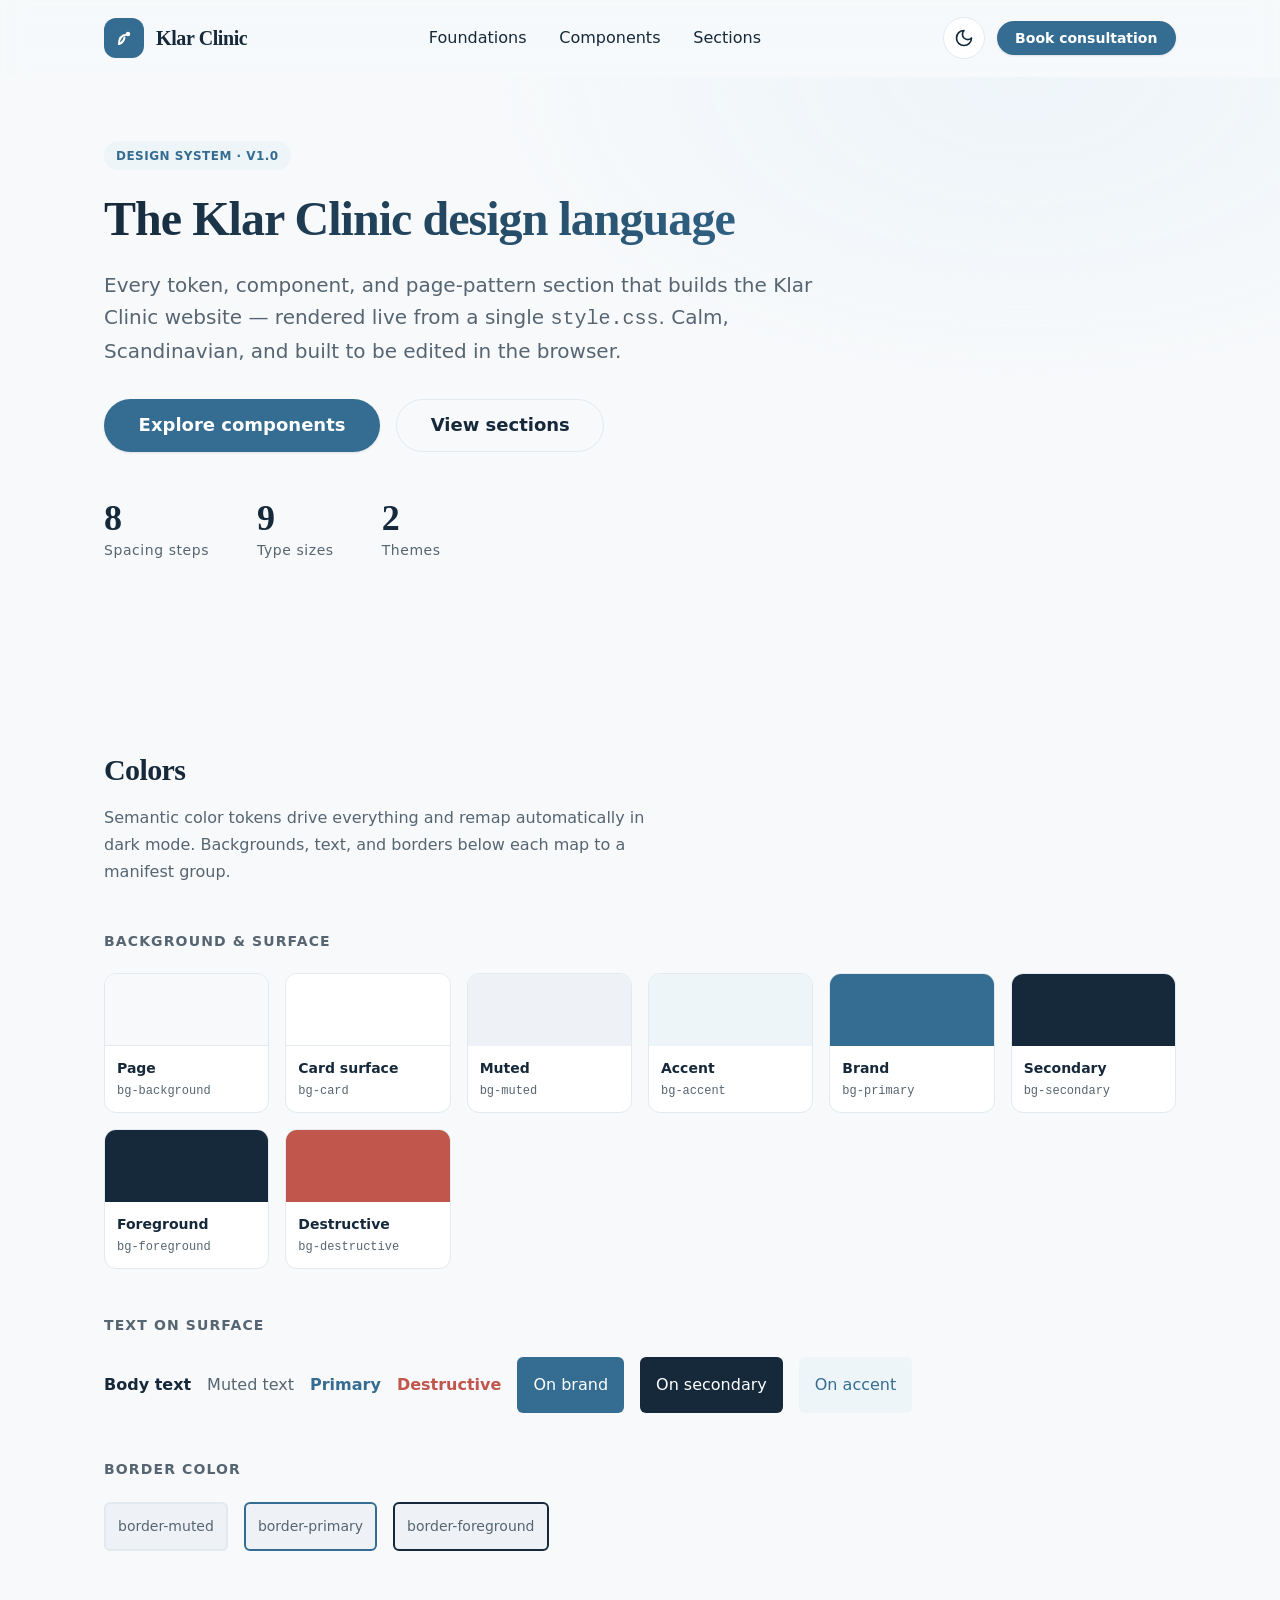
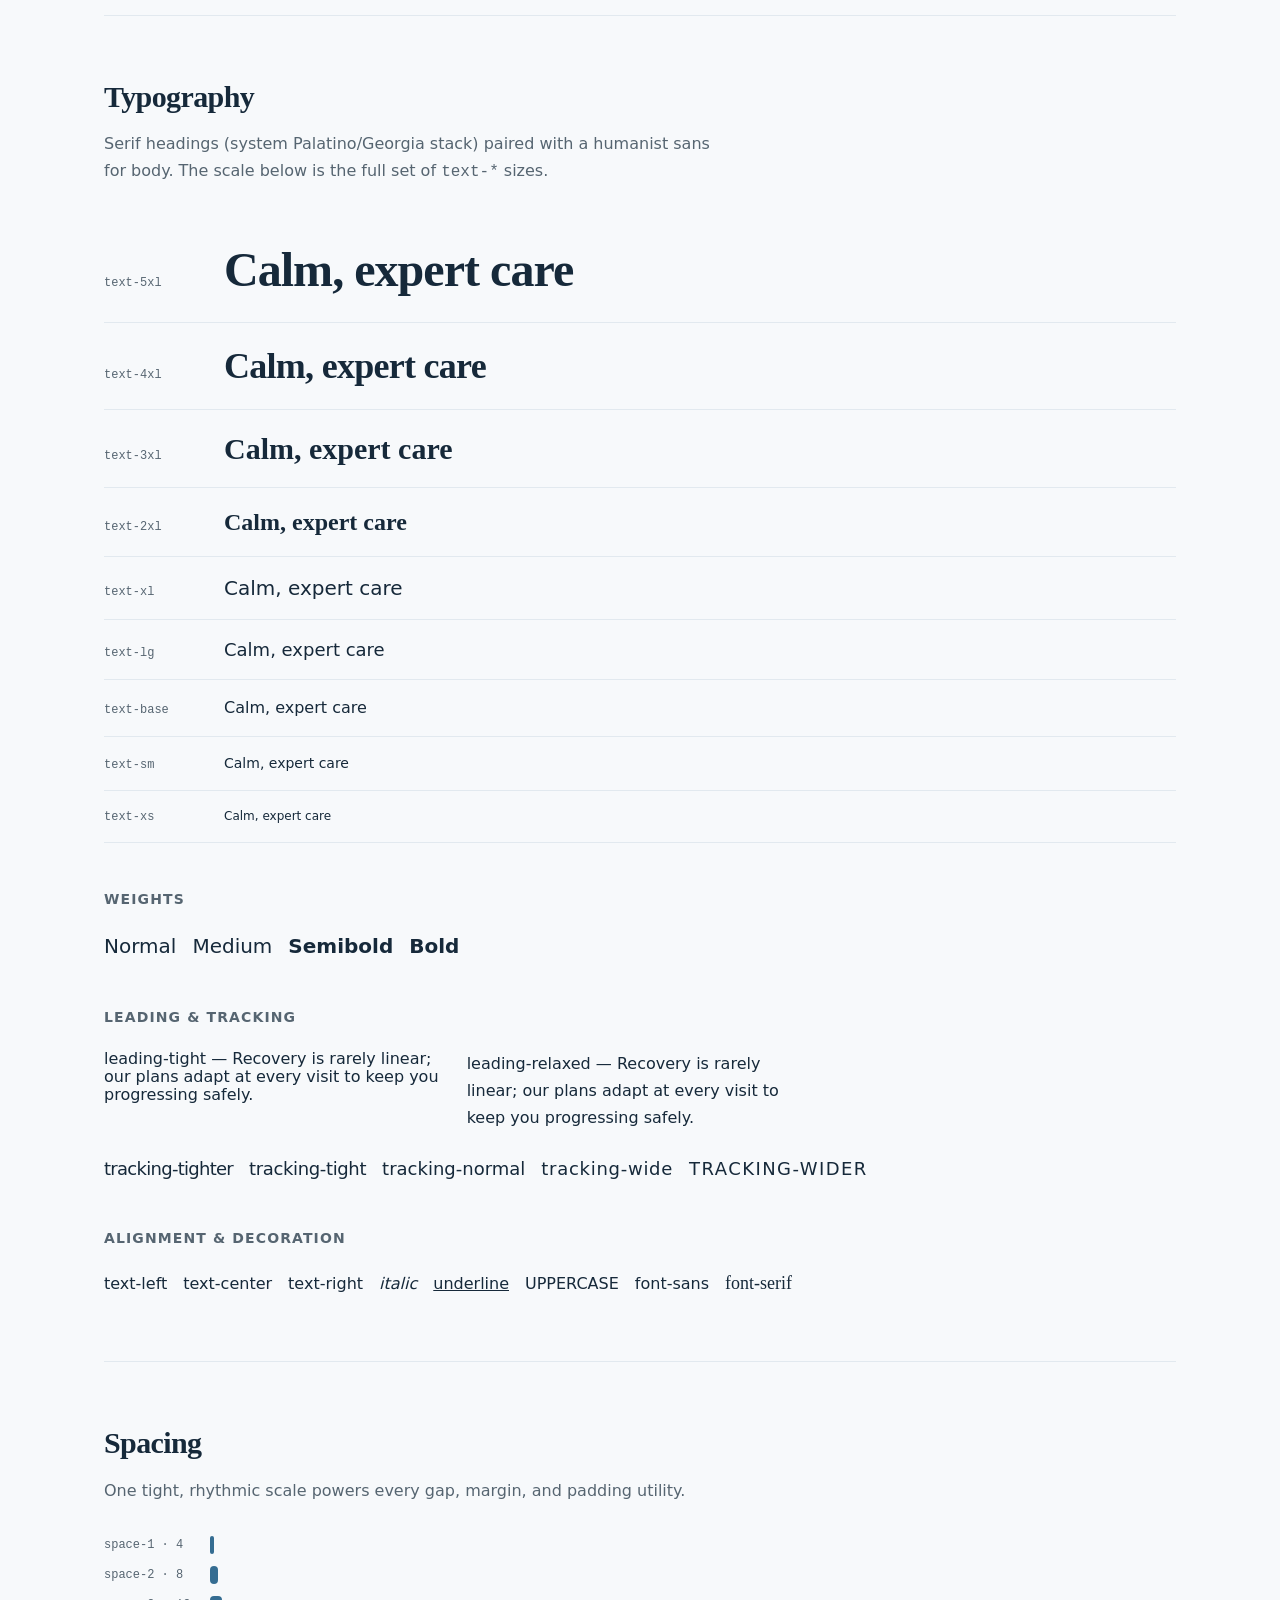
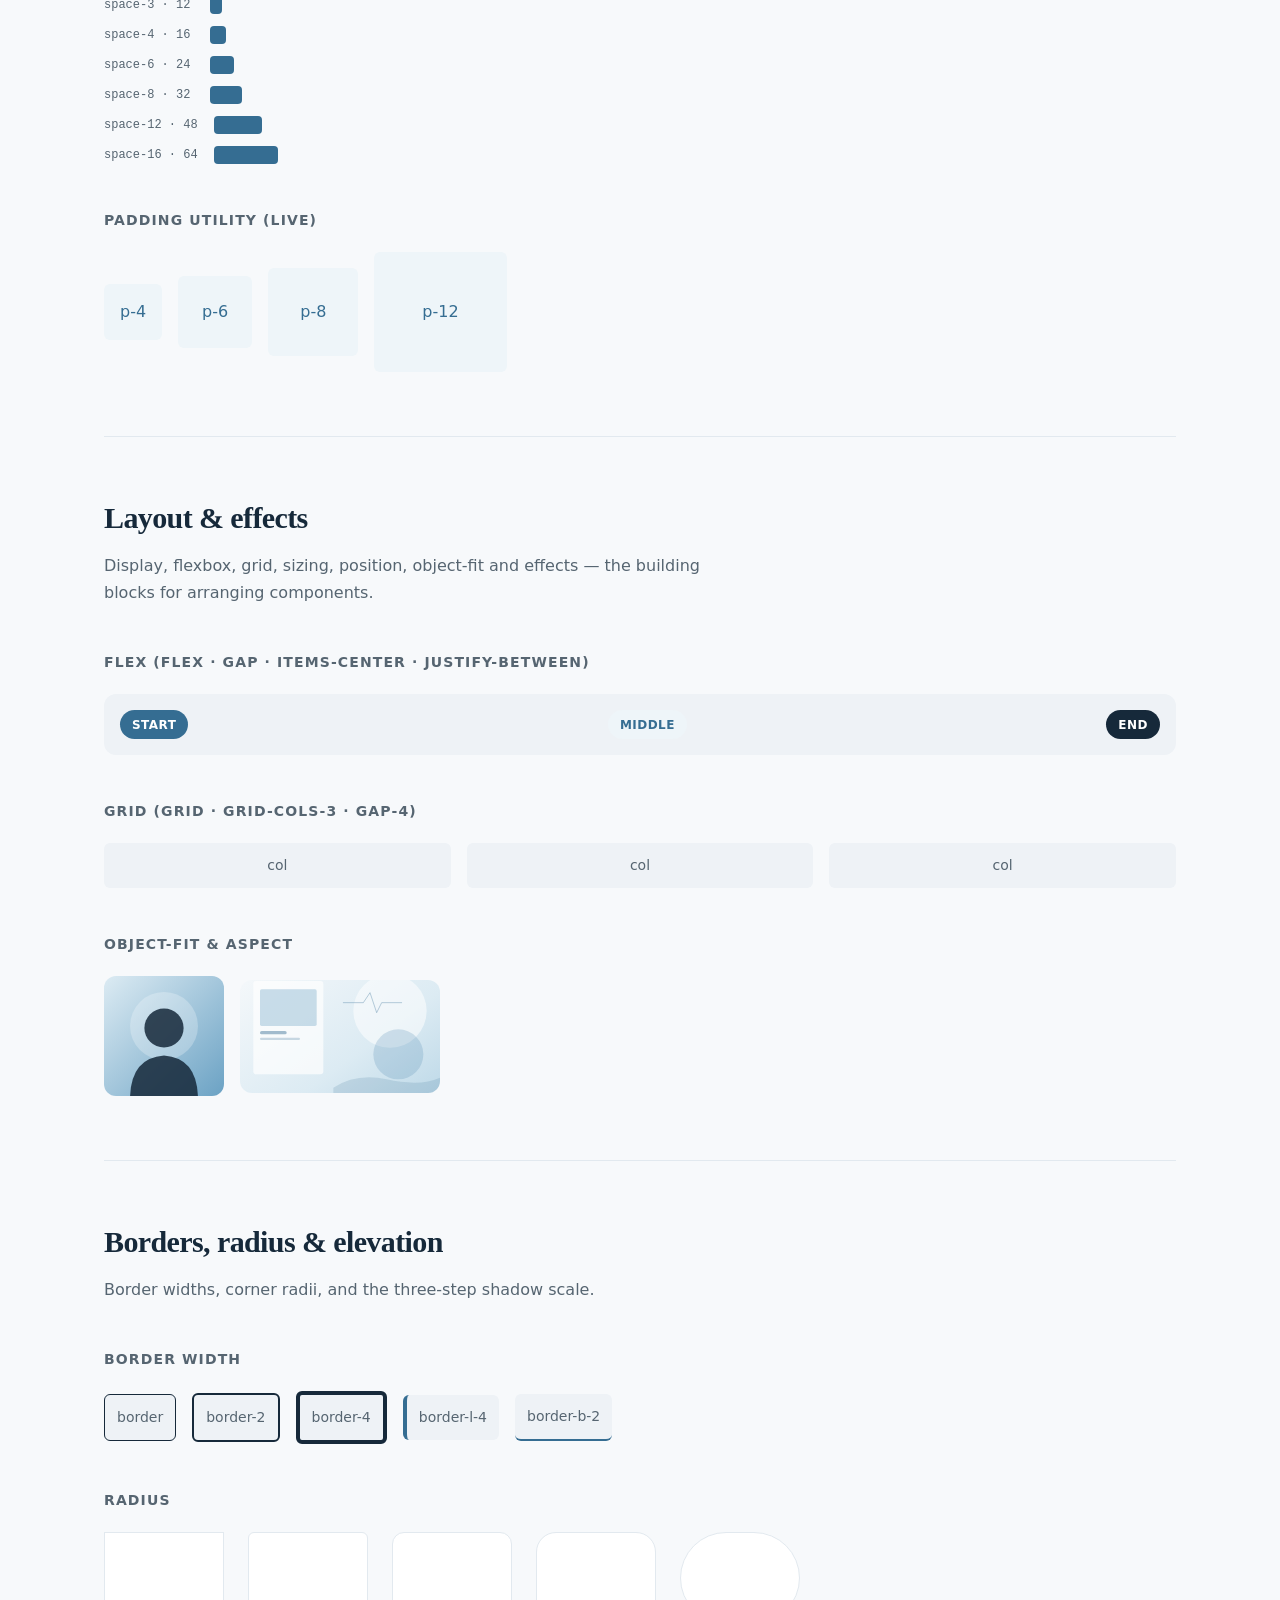
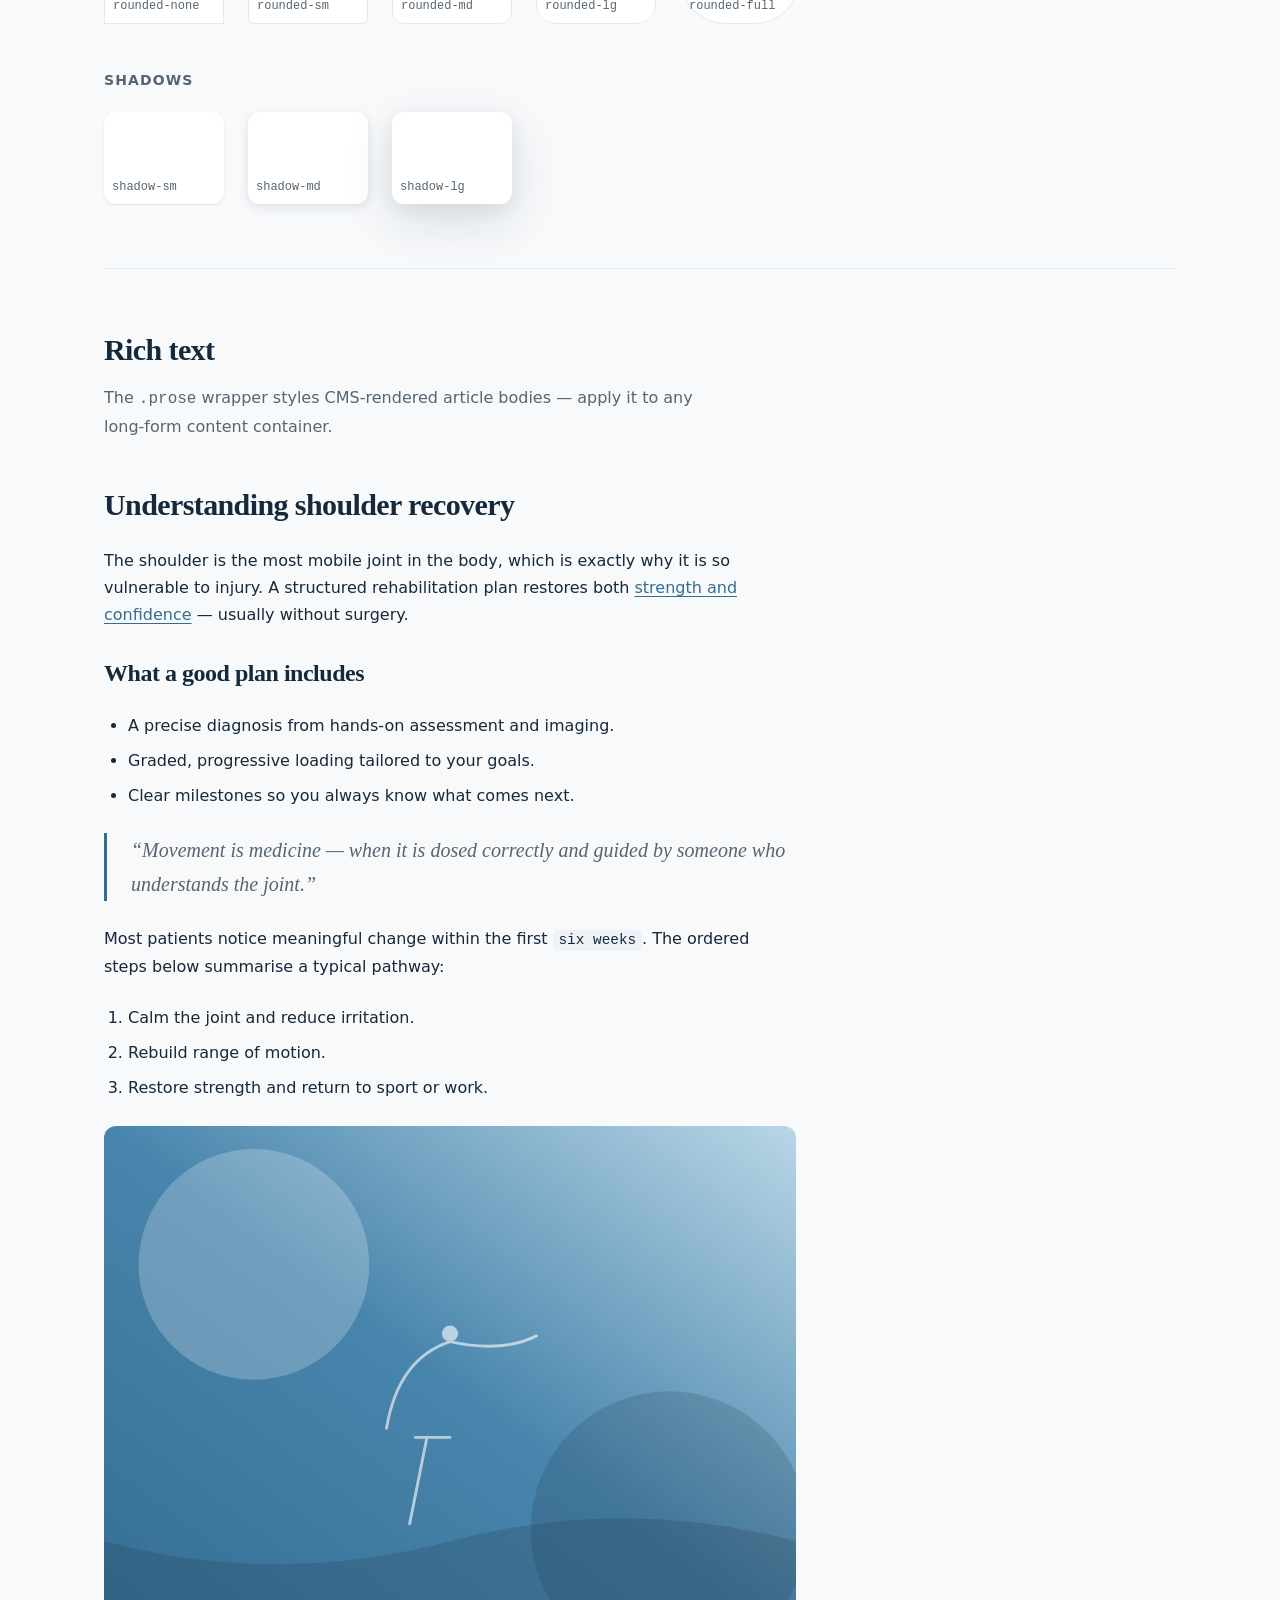
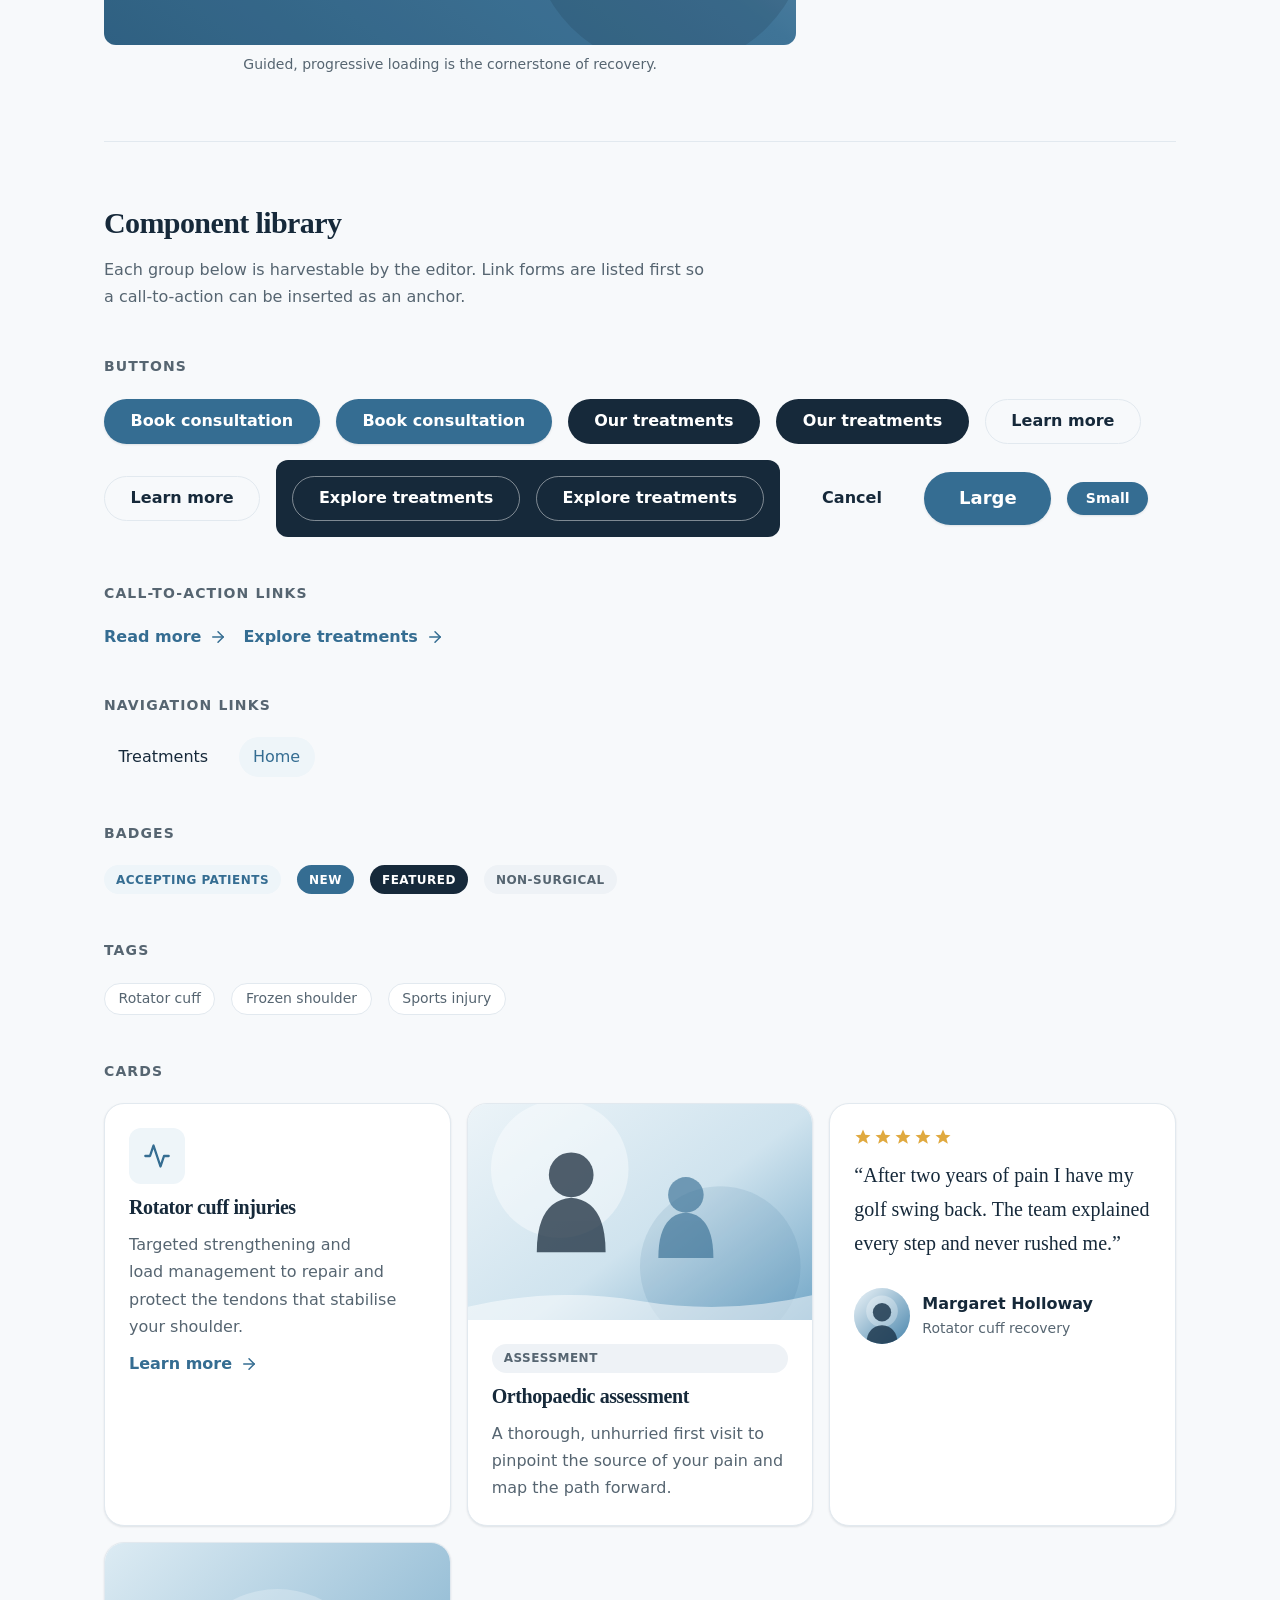
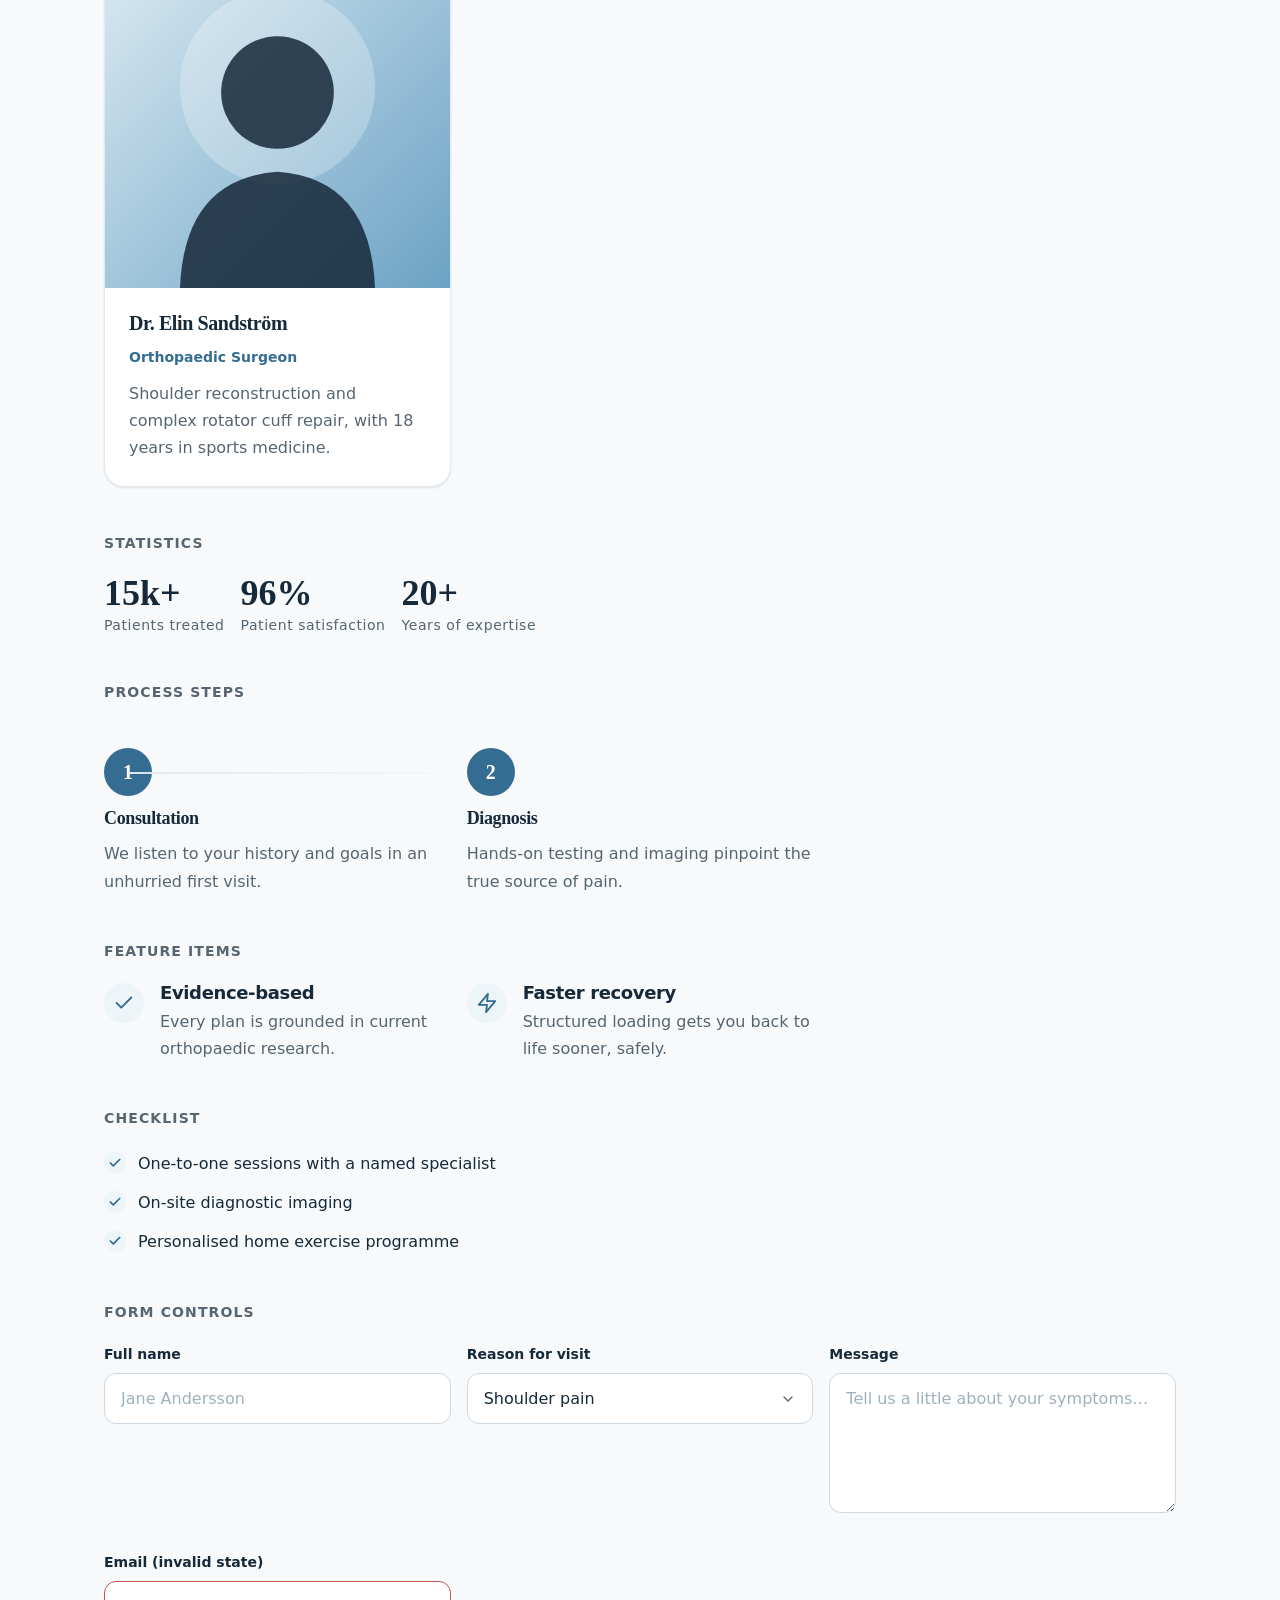
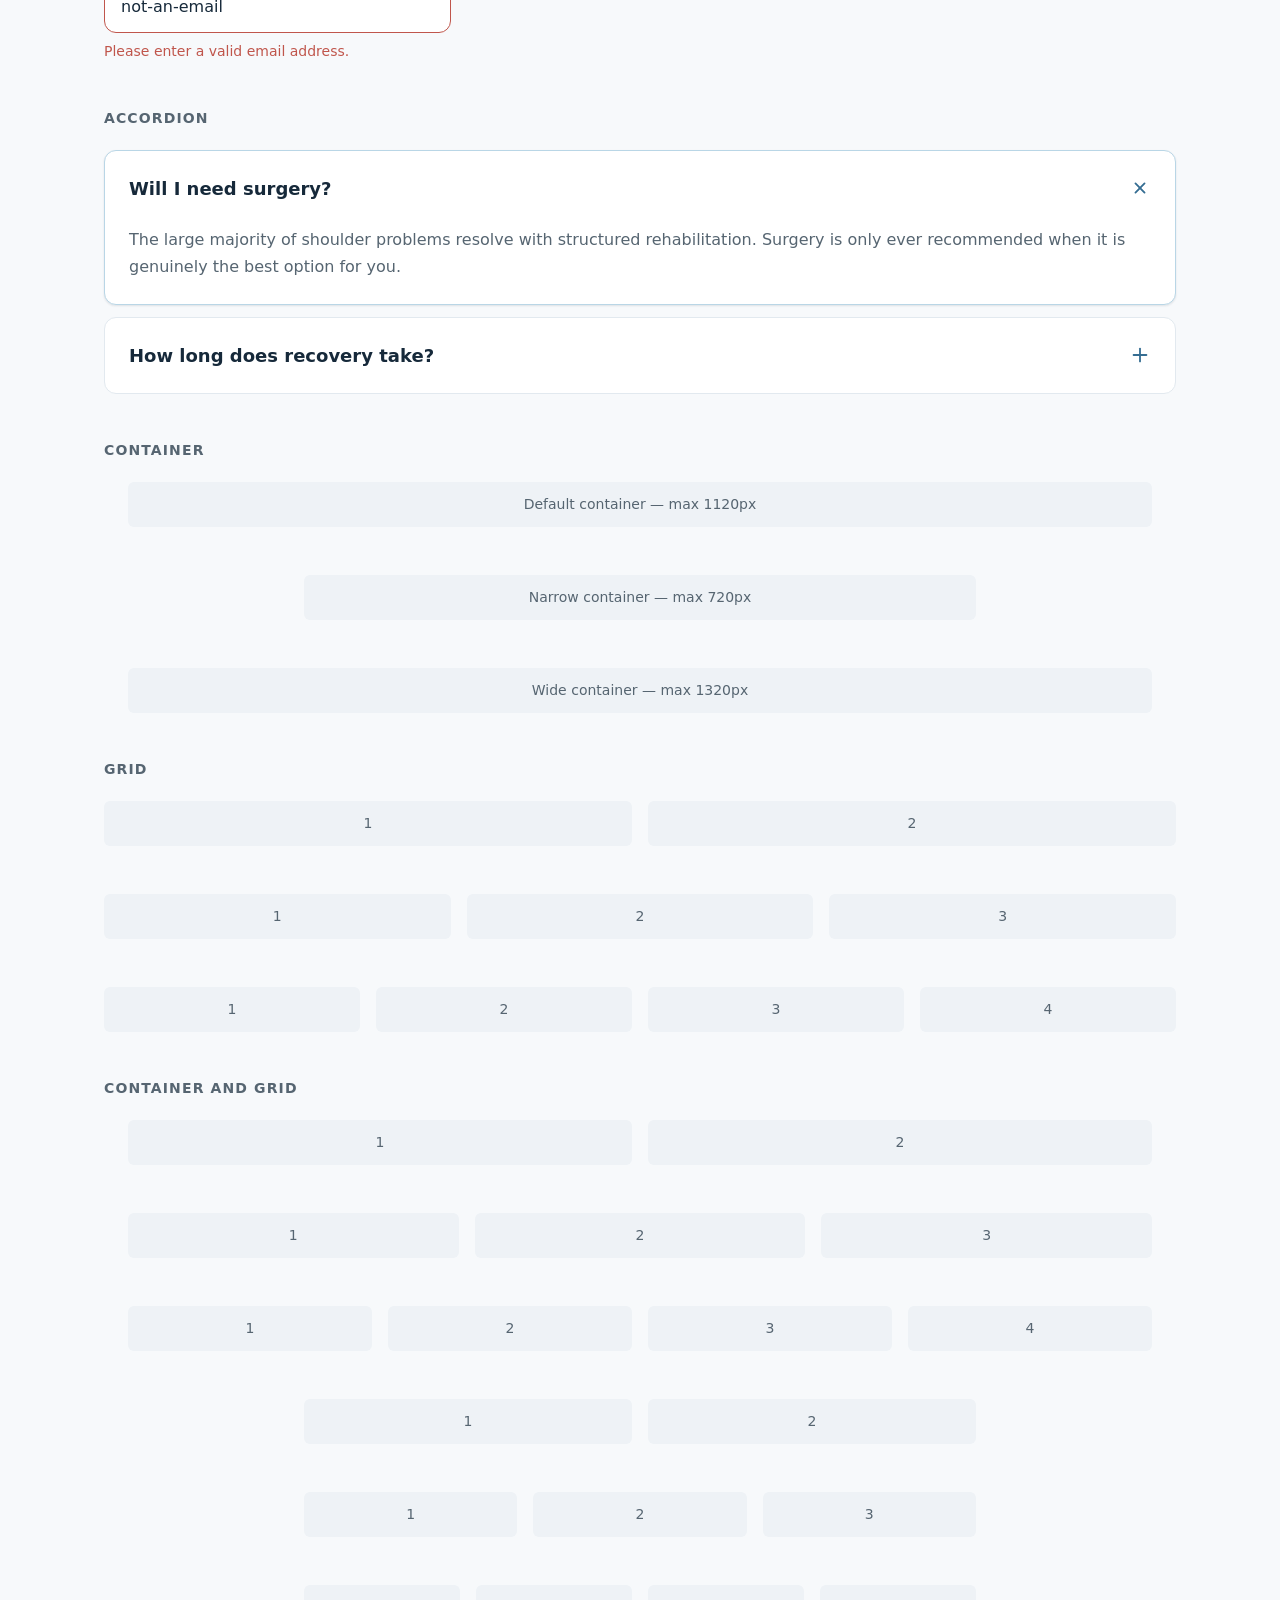
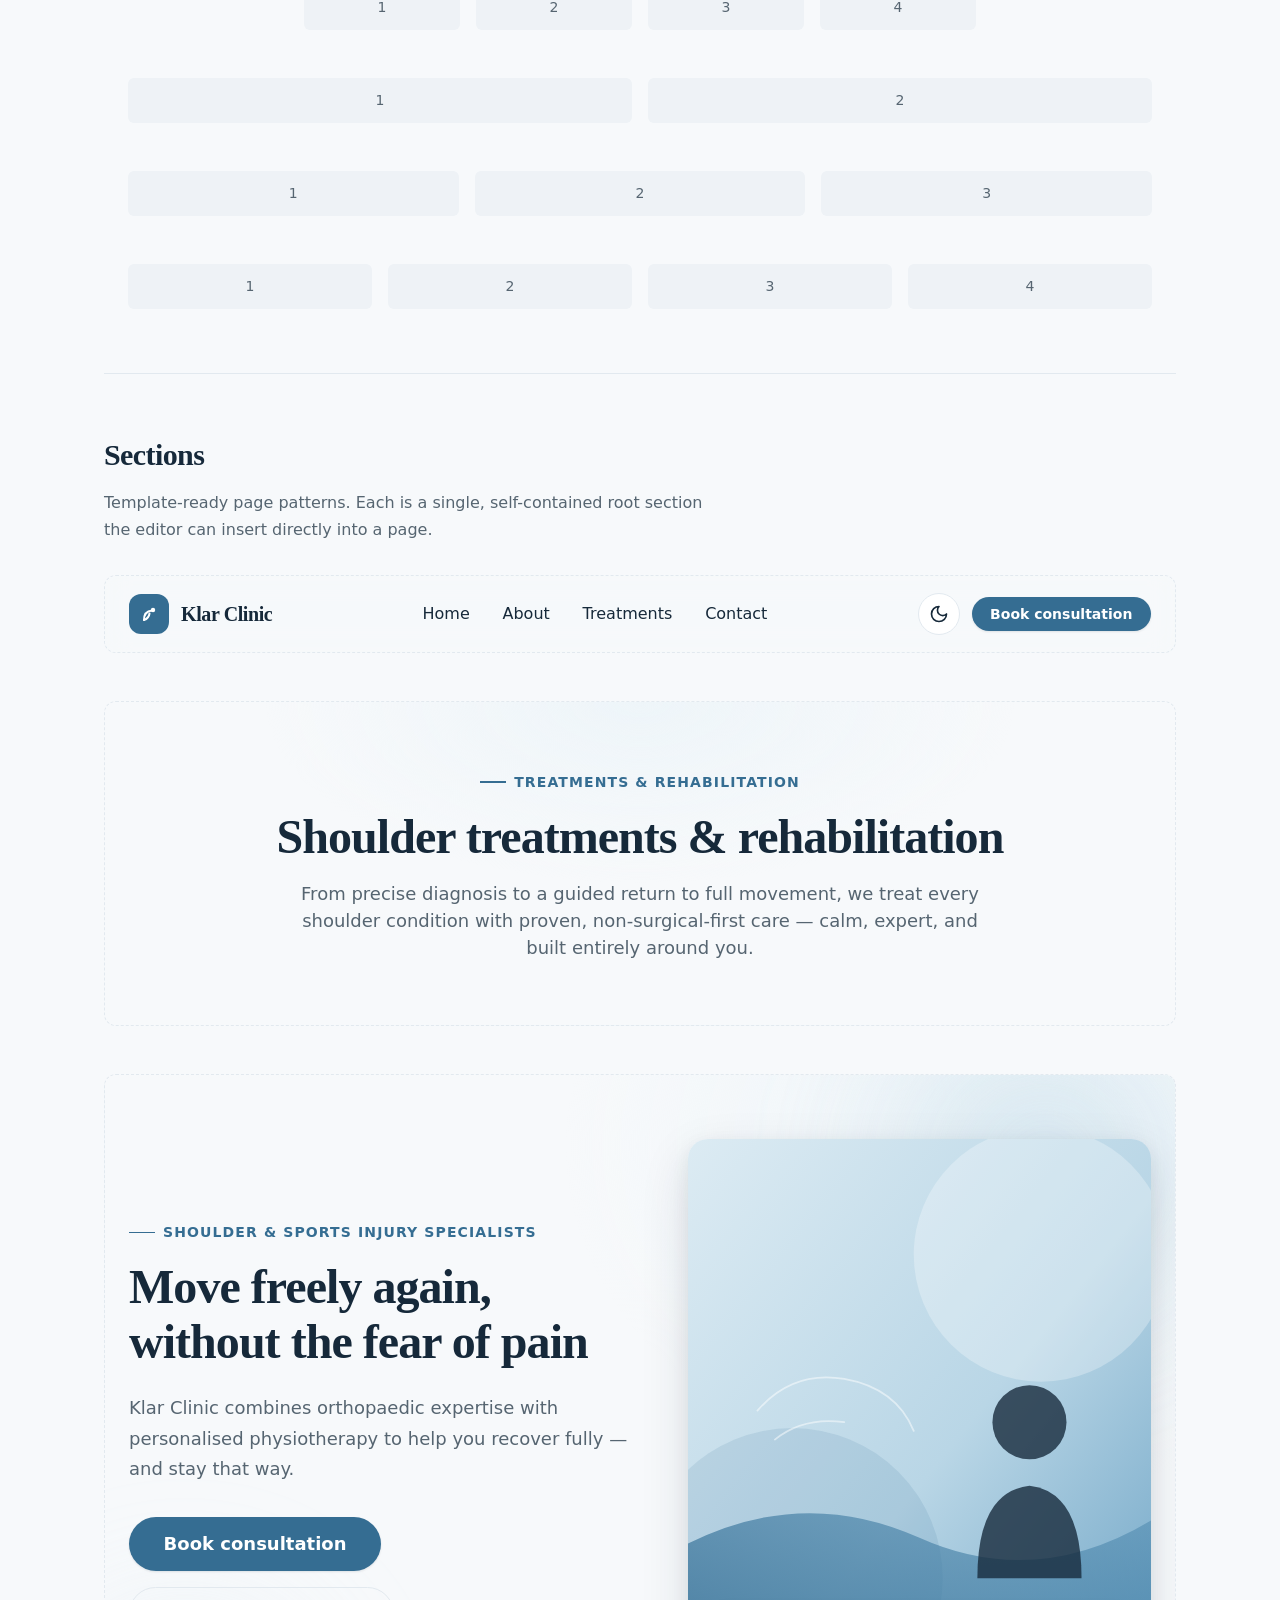
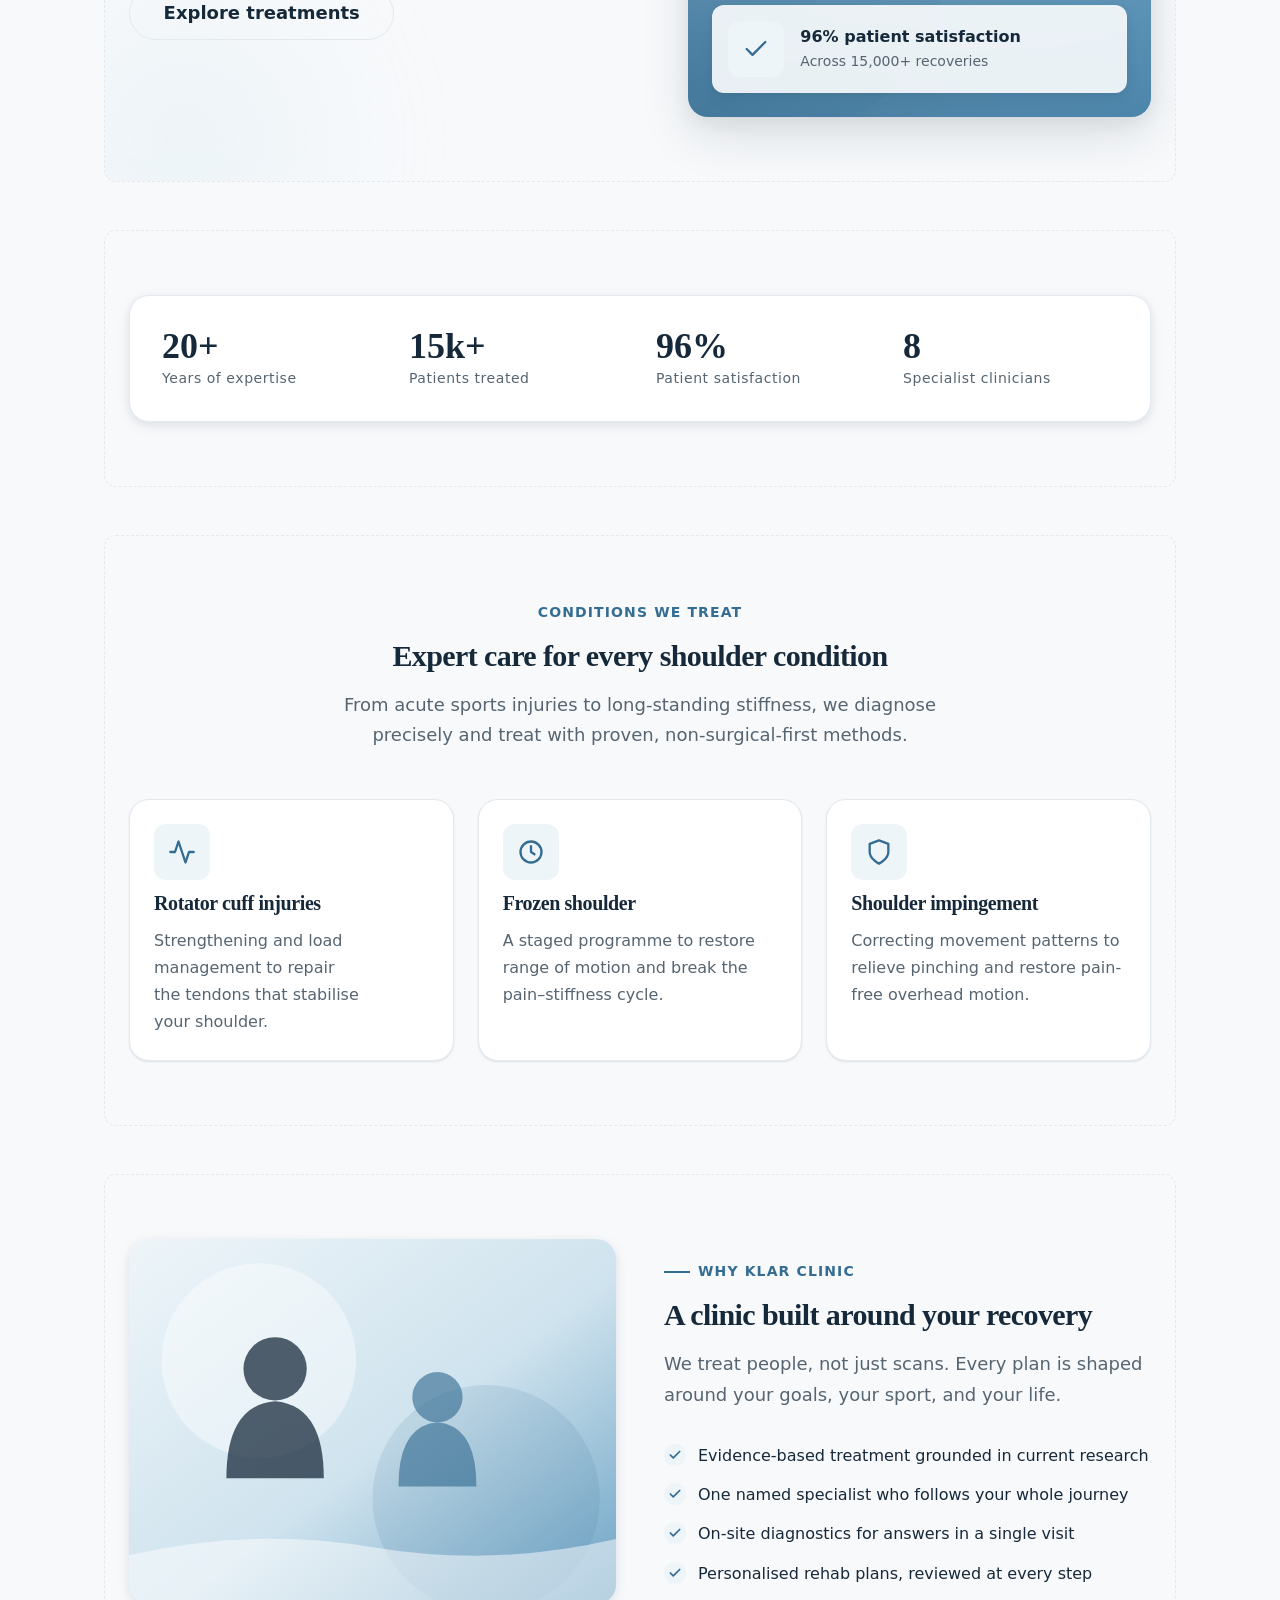
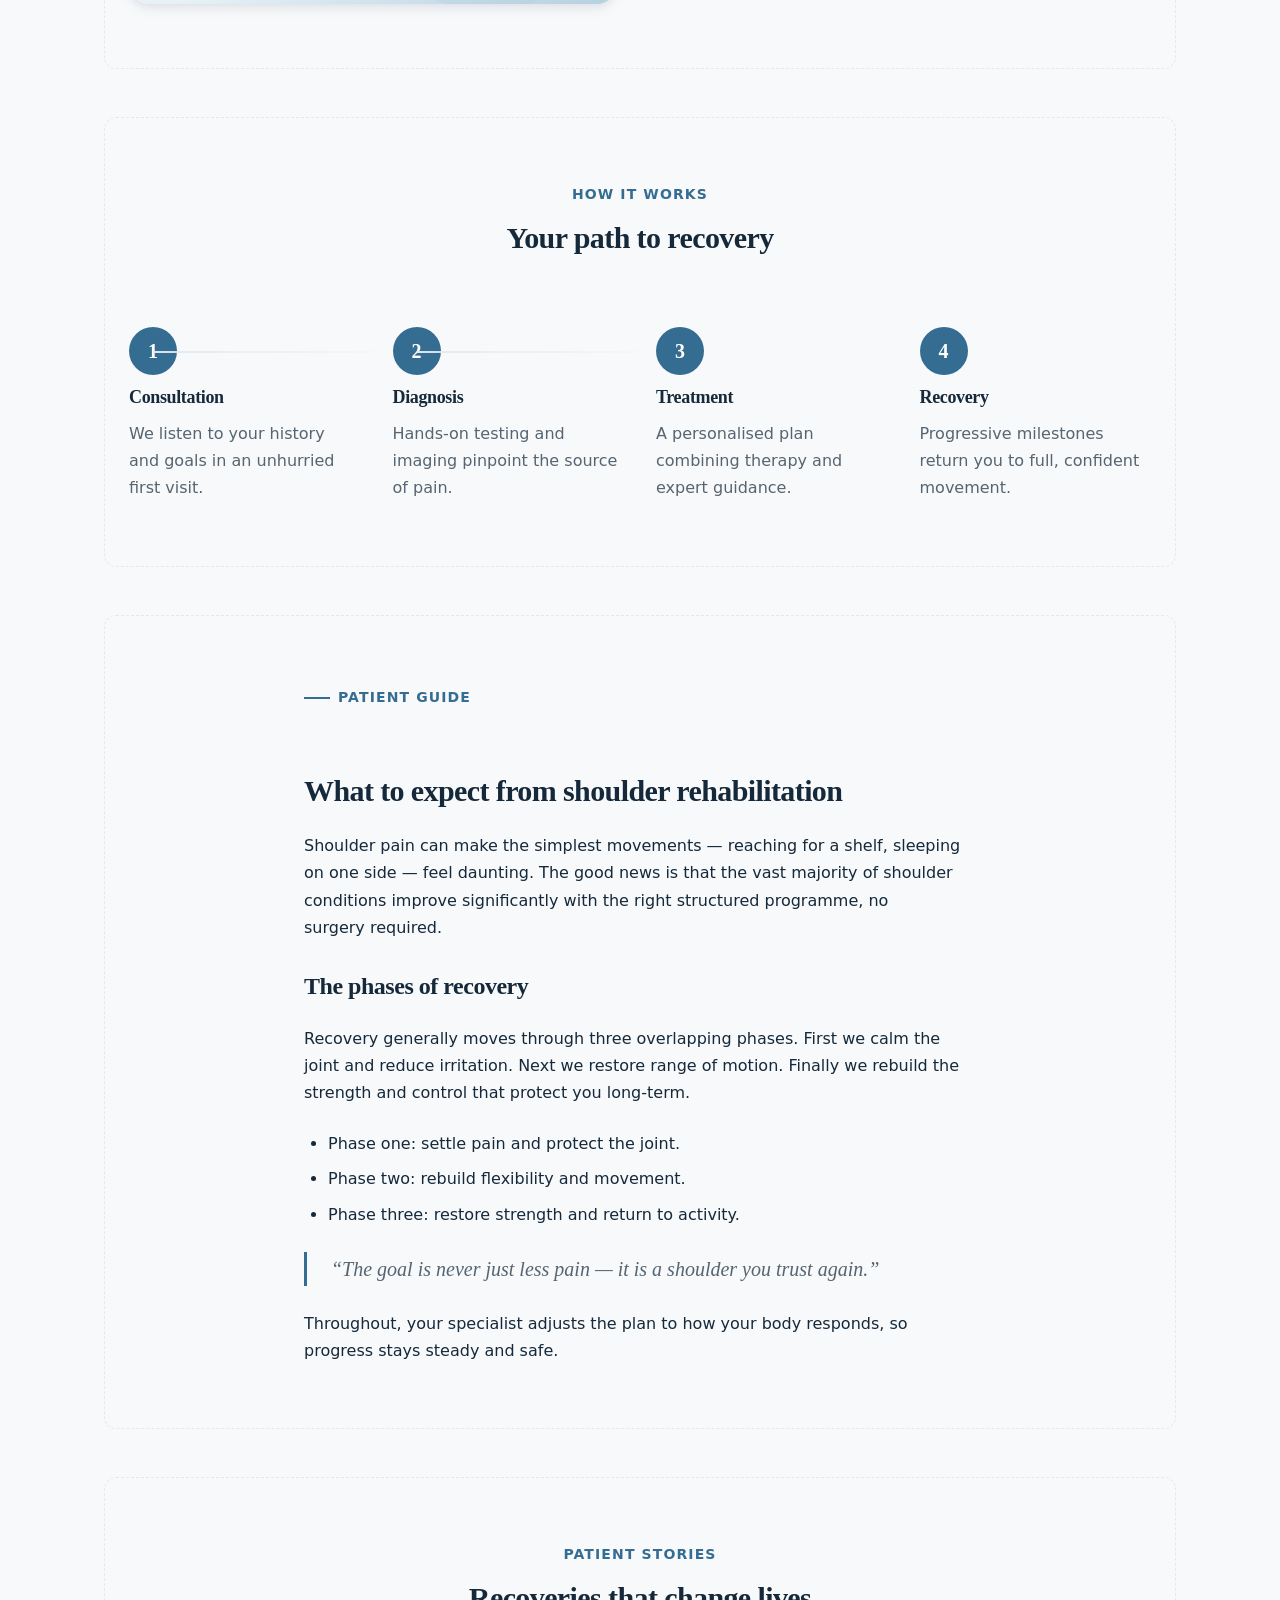
<file: design-system/design-system.html>
<!DOCTYPE html>
<html lang="en">
  <head>
    <meta charset="UTF-8" />
    <meta name="viewport" content="width=device-width, initial-scale=1.0" />
    <title>Klar Clinic — Design System</title>
    <meta
      name="description"
      content="The living design system for Klar Clinic: tokens, components, and page-pattern sections rendered live from style.css."
    />
    <link rel="icon" type="image/svg+xml" href="../assets/favicon.svg" />
    <link rel="stylesheet" href="../style.css" />
    <!-- Set theme before first paint to avoid a flash of the light theme. -->
    <script>
      try {
        if (localStorage.getItem("klar-theme") === "dark")
          document.documentElement.classList.add("dark");
      } catch (e) {}
    </script>

    <!-- ===================================================================
         DOCUMENTATION CHROME ONLY — not part of the design system.
         Every rule below is prefixed .ds- and exists purely to lay out this
         style-guide page. None of it styles the components themselves; the
         components are styled entirely by ../style.css.
         =================================================================== -->
    <style>
      .ds-page {
        padding-block: var(--space-16);
      }
      .ds-block {
        padding-block: var(--space-16);
        border-top: 1px solid var(--border);
      }
      .ds-block:first-child {
        border-top: none;
      }
      .ds-subhead {
        font-family: var(--font-sans);
        font-size: var(--text-sm);
        font-weight: 600;
        letter-spacing: 0.08em;
        text-transform: uppercase;
        color: var(--muted-foreground);
        margin: var(--space-12) 0 var(--space-6);
      }
      .ds-note {
        color: var(--muted-foreground);
        max-width: 60ch;
        margin-top: var(--space-2);
        margin-bottom: var(--space-8);
        line-height: 1.7;
      }
      .ds-specimens {
        display: flex;
        flex-wrap: wrap;
        gap: var(--space-4);
        align-items: center;
      }
      .ds-specimens--grid {
        display: grid;
        grid-template-columns: repeat(auto-fill, minmax(260px, 1fr));
        align-items: stretch;
      }
      .ds-specimens--stack {
        flex-direction: column;
        align-items: stretch;
        gap: var(--space-12);
      }
      /* Backdrop for specimens that are designed for dark surfaces (e.g. the
         inverse outline button), so they render legibly in the library. */
      .ds-specimen-dark {
        display: inline-flex;
        gap: var(--space-4);
        padding: var(--space-4);
        border-radius: var(--radius-md);
        background: var(--secondary);
      }
      .ds-sections > * {
        border: 1px dashed var(--border);
        border-radius: var(--radius-md);
        overflow: hidden;
      }
      .ds-swatches {
        display: grid;
        grid-template-columns: repeat(auto-fill, minmax(150px, 1fr));
        gap: var(--space-4);
      }
      .ds-swatch {
        border: 1px solid var(--border);
        border-radius: var(--radius-md);
        overflow: hidden;
        background: var(--card);
      }
      .ds-swatch__chip {
        height: 72px;
      }
      .ds-swatch__meta {
        padding: var(--space-3);
        font-size: var(--text-sm);
      }
      .ds-swatch__meta b {
        display: block;
        font-weight: 600;
      }
      .ds-swatch__meta code {
        color: var(--muted-foreground);
        font-size: var(--text-xs);
        font-family: ui-monospace, Menlo, monospace;
      }
      .ds-type-row {
        display: flex;
        align-items: baseline;
        gap: var(--space-6);
        padding-block: var(--space-4);
        border-bottom: 1px solid var(--border);
        flex-wrap: wrap;
      }
      .ds-type-row code {
        font-size: var(--text-xs);
        color: var(--muted-foreground);
        font-family: ui-monospace, Menlo, monospace;
        min-width: 96px;
      }
      .ds-scale {
        display: flex;
        flex-direction: column;
        gap: var(--space-3);
      }
      .ds-scale__row {
        display: flex;
        align-items: center;
        gap: var(--space-4);
      }
      .ds-scale__bar {
        height: 18px;
        border-radius: 4px;
        background: var(--primary);
      }
      .ds-scale__row code {
        min-width: 90px;
        font-size: var(--text-xs);
        color: var(--muted-foreground);
        font-family: ui-monospace, Menlo, monospace;
      }
      /* fixed bar widths to visualize the spacing token scale */
      .ds-bar-1 { width: 4px; }
      .ds-bar-2 { width: 8px; }
      .ds-bar-3 { width: 12px; }
      .ds-bar-4 { width: 16px; }
      .ds-bar-6 { width: 24px; }
      .ds-bar-8 { width: 32px; }
      .ds-bar-12 { width: 48px; }
      .ds-bar-16 { width: 64px; }
      .ds-img-sq { width: 120px; }
      .ds-img-vid { width: 200px; }
      .ds-footer-plain {
        border-top: none;
        margin-top: 0;
        padding-top: 0;
      }
      .ds-radius-row,
      .ds-shadow-row {
        display: flex;
        flex-wrap: wrap;
        gap: var(--space-6);
      }
      .ds-tile {
        width: 120px;
        height: 92px;
        background: var(--card);
        border: 1px solid var(--border);
        display: flex;
        align-items: flex-end;
        padding: var(--space-2);
        font-size: var(--text-xs);
        color: var(--muted-foreground);
        font-family: ui-monospace, Menlo, monospace;
      }
      .ds-tile--shadow {
        border: none;
      }
      .ds-label {
        font-size: var(--text-xs);
        color: var(--muted-foreground);
        font-family: ui-monospace, Menlo, monospace;
        margin-bottom: var(--space-2);
        display: block;
      }
      .ds-mini {
        padding: var(--space-3);
        border-radius: var(--radius-sm);
        background: var(--muted);
        color: var(--muted-foreground);
        font-size: var(--text-sm);
        text-align: center;
      }
      .ds-showcase-hero {
        position: relative;
        overflow: hidden;
        padding-block: var(--space-16);
        background: radial-gradient(60% 80% at 80% 0%, var(--color-blue-50), transparent 70%),
          var(--background);
      }
      .dark .ds-showcase-hero {
        background: radial-gradient(60% 80% at 80% 0%, rgba(72, 133, 172, 0.12), transparent 70%),
          var(--background);
      }
      .ds-showcase-hero__inner {
        max-width: 760px;
      }
      .ds-showcase-hero__title {
        font-size: var(--text-5xl);
        line-height: 1.05;
        margin-block: var(--space-6);
        background: linear-gradient(120deg, var(--foreground), var(--primary));
        -webkit-background-clip: text;
        background-clip: text;
        color: transparent;
      }
      .ds-showcase-hero__lead {
        font-size: var(--text-xl);
        color: var(--muted-foreground);
        line-height: 1.6;
        margin-bottom: var(--space-8);
      }
      .ds-showcase-hero__actions {
        display: flex;
        flex-wrap: wrap;
        gap: var(--space-4);
        margin-bottom: var(--space-12);
      }
      .ds-showcase-hero__stats {
        display: flex;
        flex-wrap: wrap;
        gap: var(--space-12);
      }
    </style>
  </head>
  <body>
    <!-- ===== Sticky header — built from the system's OWN components ===== -->
    <header class="site-header" data-site-header>
      <div class="container">
        <div class="site-header__inner">
          <a class="brand" href="#top" aria-label="Klar Clinic home">
            <span class="brand-mark" aria-hidden="true">
              <svg viewBox="0 0 24 24" fill="none" stroke="currentColor" stroke-width="2" stroke-linecap="round" stroke-linejoin="round"><path d="M7 18c0-6 2.5-9 8-9.5" /><path d="M7 18c3-1 5-3 5.5-6.5" /><circle cx="16" cy="8" r="2.2" fill="currentColor" stroke="none" /></svg>
            </span>
            Klar Clinic
          </a>

          <nav class="nav" data-nav aria-label="Design system sections">
            <ul class="nav-list">
              <li><a class="nav-link" href="#colors">Foundations</a></li>
              <li><a class="nav-link" href="#components">Components</a></li>
              <li><a class="nav-link" href="#sections">Sections</a></li>
            </ul>
          </nav>

          <div class="nav-actions">
            <button class="icon-btn" type="button" aria-label="Toggle theme" title="Toggle light / dark">
              <svg viewBox="0 0 24 24" fill="none" stroke="currentColor" stroke-width="2" stroke-linecap="round" stroke-linejoin="round" aria-hidden="true"><path d="M12 3a6 6 0 0 0 9 9 9 9 0 1 1-9-9Z" /></svg>
            </button>
            <a class="btn btn-primary btn-sm" href="../contact.html">Book consultation</a>
            <button class="icon-btn nav-toggle md:hidden" type="button" data-nav-toggle aria-expanded="false" aria-label="Open menu" aria-controls="ds-mobile-menu">
              <svg viewBox="0 0 24 24" fill="none" stroke="currentColor" stroke-width="2" stroke-linecap="round" stroke-linejoin="round" aria-hidden="true"><path d="M3 6h18M3 12h18M3 18h18" /></svg>
            </button>
          </div>
        </div>
      </div>
      <div class="mobile-menu" id="ds-mobile-menu" data-mobile-menu>
        <a class="nav-link" href="#colors">Foundations</a>
        <a class="nav-link" href="#components">Components</a>
        <a class="nav-link" href="#sections">Sections</a>
        <a class="btn btn-primary btn-block" href="../contact.html">Book consultation</a>
      </div>
    </header>

    <!-- ===== Showcase hero (documentation chrome) ===== -->
    <section class="ds-showcase-hero" id="top">
      <div class="container">
        <div class="ds-showcase-hero__inner">
          <span class="badge">Design System · v1.0</span>
          <h1 class="ds-showcase-hero__title">The Klar Clinic design language</h1>
          <p class="ds-showcase-hero__lead">
            Every token, component, and page-pattern section that builds the Klar Clinic
            website — rendered live from a single <code>style.css</code>. Calm, Scandinavian,
            and built to be edited in the browser.
          </p>
          <div class="ds-showcase-hero__actions">
            <a class="btn btn-primary btn-lg" href="#components">Explore components</a>
            <a class="btn btn-outline btn-lg" href="#sections">View sections</a>
          </div>
          <div class="ds-showcase-hero__stats">
            <div class="stat"><span class="stat-value">8</span><span class="stat-label">Spacing steps</span></div>
            <div class="stat"><span class="stat-value">9</span><span class="stat-label">Type sizes</span></div>
            <div class="stat"><span class="stat-value">2</span><span class="stat-label">Themes</span></div>
          </div>
        </div>
      </div>
    </section>

    <main class="container ds-page">
      <!-- ============================ FOUNDATIONS ============================ -->

      <!-- Colors -->
      <section class="ds-block" id="colors">
        <h2 class="section-title">Colors</h2>
        <p class="ds-note">
          Semantic color tokens drive everything and remap automatically in dark mode.
          Backgrounds, text, and borders below each map to a manifest group.
        </p>

        <h3 class="ds-subhead">Background &amp; surface</h3>
        <div class="ds-swatches">
          <div class="ds-swatch"><div class="ds-swatch__chip bg-background border-b border-muted"></div><div class="ds-swatch__meta"><b>Page</b><code>bg-background</code></div></div>
          <div class="ds-swatch"><div class="ds-swatch__chip bg-card border-b border-muted"></div><div class="ds-swatch__meta"><b>Card surface</b><code>bg-card</code></div></div>
          <div class="ds-swatch"><div class="ds-swatch__chip bg-muted"></div><div class="ds-swatch__meta"><b>Muted</b><code>bg-muted</code></div></div>
          <div class="ds-swatch"><div class="ds-swatch__chip bg-accent"></div><div class="ds-swatch__meta"><b>Accent</b><code>bg-accent</code></div></div>
          <div class="ds-swatch"><div class="ds-swatch__chip bg-primary"></div><div class="ds-swatch__meta"><b>Brand</b><code>bg-primary</code></div></div>
          <div class="ds-swatch"><div class="ds-swatch__chip bg-secondary"></div><div class="ds-swatch__meta"><b>Secondary</b><code>bg-secondary</code></div></div>
          <div class="ds-swatch"><div class="ds-swatch__chip bg-foreground"></div><div class="ds-swatch__meta"><b>Foreground</b><code>bg-foreground</code></div></div>
          <div class="ds-swatch"><div class="ds-swatch__chip bg-destructive"></div><div class="ds-swatch__meta"><b>Destructive</b><code>bg-destructive</code></div></div>
        </div>

        <h3 class="ds-subhead">Text on surface</h3>
        <div class="ds-specimens">
          <span class="text-foreground font-semibold">Body text</span>
          <span class="text-muted-foreground">Muted text</span>
          <span class="text-primary font-semibold">Primary</span>
          <span class="text-destructive font-semibold">Destructive</span>
          <span class="bg-primary text-primary-foreground rounded-sm px-4 py-4">On brand</span>
          <span class="bg-secondary text-secondary-foreground rounded-sm px-4 py-4">On secondary</span>
          <span class="bg-accent text-accent-foreground rounded-sm px-4 py-4">On accent</span>
        </div>

        <h3 class="ds-subhead">Border color</h3>
        <div class="ds-specimens">
          <span class="ds-mini border-2 border-muted bg-card">border-muted</span>
          <span class="ds-mini border-2 border-primary bg-card">border-primary</span>
          <span class="ds-mini border-2 border-foreground bg-card">border-foreground</span>
        </div>
      </section>

      <!-- Typography -->
      <section class="ds-block" id="typography">
        <h2 class="section-title">Typography</h2>
        <p class="ds-note">
          Serif headings (system Palatino/Georgia stack) paired with a humanist sans for
          body. The scale below is the full set of <code>text-*</code> sizes.
        </p>

        <div class="ds-type-row"><code>text-5xl</code><span class="text-5xl font-bold tracking-tight font-serif">Calm, expert care</span></div>
        <div class="ds-type-row"><code>text-4xl</code><span class="text-4xl font-bold tracking-tight font-serif">Calm, expert care</span></div>
        <div class="ds-type-row"><code>text-3xl</code><span class="text-3xl font-semibold font-serif">Calm, expert care</span></div>
        <div class="ds-type-row"><code>text-2xl</code><span class="text-2xl font-semibold font-serif">Calm, expert care</span></div>
        <div class="ds-type-row"><code>text-xl</code><span class="text-xl font-medium">Calm, expert care</span></div>
        <div class="ds-type-row"><code>text-lg</code><span class="text-lg">Calm, expert care</span></div>
        <div class="ds-type-row"><code>text-base</code><span class="text-base">Calm, expert care</span></div>
        <div class="ds-type-row"><code>text-sm</code><span class="text-sm">Calm, expert care</span></div>
        <div class="ds-type-row"><code>text-xs</code><span class="text-xs">Calm, expert care</span></div>

        <h3 class="ds-subhead">Weights</h3>
        <div class="ds-specimens">
          <span class="text-xl font-normal">Normal</span>
          <span class="text-xl font-medium">Medium</span>
          <span class="text-xl font-semibold">Semibold</span>
          <span class="text-xl font-bold">Bold</span>
        </div>

        <h3 class="ds-subhead">Leading &amp; tracking</h3>
        <div class="ds-specimens--grid ds-specimens">
          <p class="leading-tight max-w-2xl">leading-tight — Recovery is rarely linear; our plans adapt at every visit to keep you progressing safely.</p>
          <p class="leading-relaxed max-w-2xl">leading-relaxed — Recovery is rarely linear; our plans adapt at every visit to keep you progressing safely.</p>
        </div>
        <div class="ds-specimens mt-6">
          <span class="text-lg tracking-tighter">tracking-tighter</span>
          <span class="text-lg tracking-tight">tracking-tight</span>
          <span class="text-lg tracking-normal">tracking-normal</span>
          <span class="text-lg tracking-wide">tracking-wide</span>
          <span class="text-lg tracking-wider uppercase">tracking-wider</span>
        </div>

        <h3 class="ds-subhead">Alignment &amp; decoration</h3>
        <div class="ds-specimens">
          <span class="text-left">text-left</span>
          <span class="text-center">text-center</span>
          <span class="text-right">text-right</span>
          <span class="italic">italic</span>
          <span class="underline">underline</span>
          <span class="uppercase">uppercase</span>
          <span class="font-sans">font-sans</span>
          <span class="font-serif text-lg">font-serif</span>
        </div>
      </section>

      <!-- Spacing -->
      <section class="ds-block" id="spacing">
        <h2 class="section-title">Spacing</h2>
        <p class="ds-note">
          One tight, rhythmic scale powers every gap, margin, and padding utility.
        </p>
        <div class="ds-scale">
          <div class="ds-scale__row"><code>space-1 · 4</code><span class="ds-scale__bar ds-bar-1"></span></div>
          <div class="ds-scale__row"><code>space-2 · 8</code><span class="ds-scale__bar ds-bar-2"></span></div>
          <div class="ds-scale__row"><code>space-3 · 12</code><span class="ds-scale__bar ds-bar-3"></span></div>
          <div class="ds-scale__row"><code>space-4 · 16</code><span class="ds-scale__bar ds-bar-4"></span></div>
          <div class="ds-scale__row"><code>space-6 · 24</code><span class="ds-scale__bar ds-bar-6"></span></div>
          <div class="ds-scale__row"><code>space-8 · 32</code><span class="ds-scale__bar ds-bar-8"></span></div>
          <div class="ds-scale__row"><code>space-12 · 48</code><span class="ds-scale__bar ds-bar-12"></span></div>
          <div class="ds-scale__row"><code>space-16 · 64</code><span class="ds-scale__bar ds-bar-16"></span></div>
        </div>

        <h3 class="ds-subhead">Padding utility (live)</h3>
        <div class="ds-specimens">
          <span class="p-4 bg-accent rounded-sm text-accent-foreground">p-4</span>
          <span class="p-6 bg-accent rounded-sm text-accent-foreground">p-6</span>
          <span class="p-8 bg-accent rounded-sm text-accent-foreground">p-8</span>
          <span class="p-12 bg-accent rounded-sm text-accent-foreground">p-12</span>
        </div>
      </section>

      <!-- Layout utilities -->
      <section class="ds-block" id="layout">
        <h2 class="section-title">Layout &amp; effects</h2>
        <p class="ds-note">Display, flexbox, grid, sizing, position, object-fit and effects — the building blocks for arranging components.</p>

        <h3 class="ds-subhead">Flex (flex · gap · items-center · justify-between)</h3>
        <div class="flex items-center justify-between gap-4 p-4 bg-muted rounded-md">
          <span class="badge badge-primary">Start</span>
          <span class="badge">Middle</span>
          <span class="badge badge-secondary">End</span>
        </div>

        <h3 class="ds-subhead">Grid (grid · grid-cols-3 · gap-4)</h3>
        <div class="grid grid-cols-3 gap-4">
          <div class="ds-mini">col</div><div class="ds-mini">col</div><div class="ds-mini">col</div>
        </div>

        <h3 class="ds-subhead">Object-fit &amp; aspect</h3>
        <div class="ds-specimens">
          <img class="object-cover aspect-square rounded-md ds-img-sq" src="../assets/portrait-1.svg" alt="aspect-square specimen" width="120" height="120" loading="lazy" />
          <img class="object-cover aspect-video rounded-md ds-img-vid" src="../assets/facility.svg" alt="aspect-video specimen" width="200" height="113" loading="lazy" />
        </div>
      </section>

      <!-- Borders, radius, shadows -->
      <section class="ds-block" id="radius">
        <h2 class="section-title">Borders, radius &amp; elevation</h2>
        <p class="ds-note">Border widths, corner radii, and the three-step shadow scale.</p>

        <h3 class="ds-subhead">Border width</h3>
        <div class="ds-specimens">
          <span class="ds-mini border border-foreground bg-card">border</span>
          <span class="ds-mini border-2 border-foreground bg-card">border-2</span>
          <span class="ds-mini border-4 border-foreground bg-card">border-4</span>
          <span class="ds-mini border-l-4 border-primary bg-card">border-l-4</span>
          <span class="ds-mini border-b-2 border-primary bg-card">border-b-2</span>
        </div>

        <h3 class="ds-subhead">Radius</h3>
        <div class="ds-radius-row">
          <div class="ds-tile rounded-none">rounded-none</div>
          <div class="ds-tile rounded-sm">rounded-sm</div>
          <div class="ds-tile rounded-md">rounded-md</div>
          <div class="ds-tile rounded-lg">rounded-lg</div>
          <div class="ds-tile rounded-full">rounded-full</div>
        </div>

        <h3 class="ds-subhead">Shadows</h3>
        <div class="ds-shadow-row">
          <div class="ds-tile ds-tile--shadow rounded-md shadow-sm bg-card">shadow-sm</div>
          <div class="ds-tile ds-tile--shadow rounded-md shadow-md bg-card">shadow-md</div>
          <div class="ds-tile ds-tile--shadow rounded-md shadow-lg bg-card">shadow-lg</div>
        </div>
      </section>

      <!-- Rich text -->
      <section class="ds-block" id="richtext">
        <h2 class="section-title">Rich text</h2>
        <p class="ds-note">
          The <code>.prose</code> wrapper styles CMS-rendered article bodies — apply it to any
          long-form content container.
        </p>
        <div class="prose">
          <h2>Understanding shoulder recovery</h2>
          <p>
            The shoulder is the most mobile joint in the body, which is exactly why it is so
            vulnerable to injury. A structured rehabilitation plan restores both
            <a href="../treatments.html">strength and confidence</a> — usually without surgery.
          </p>
          <h3>What a good plan includes</h3>
          <ul>
            <li>A precise diagnosis from hands-on assessment and imaging.</li>
            <li>Graded, progressive loading tailored to your goals.</li>
            <li>Clear milestones so you always know what comes next.</li>
          </ul>
          <blockquote>
            “Movement is medicine — when it is dosed correctly and guided by someone who
            understands the joint.”
          </blockquote>
          <p>
            Most patients notice meaningful change within the first <code>six weeks</code>. The
            ordered steps below summarise a typical pathway:
          </p>
          <ol>
            <li>Calm the joint and reduce irritation.</li>
            <li>Rebuild range of motion.</li>
            <li>Restore strength and return to sport or work.</li>
          </ol>
          <figure>
            <img src="../assets/therapy.svg" alt="Illustration of a guided rehabilitation exercise" loading="lazy" />
            <figcaption>Guided, progressive loading is the cornerstone of recovery.</figcaption>
          </figure>
        </div>
      </section>

      <!-- ========================= COMPONENT LIBRARY ========================= -->
      <section class="ds-block" id="components">
        <h2 class="section-title">Component library</h2>
        <p class="ds-note">
          Each group below is harvestable by the editor. Link forms are listed first so a
          call-to-action can be inserted as an anchor.
        </p>

        <!-- Buttons -->
        <h3 class="ds-subhead">Buttons</h3>
        <div class="ds-specimens" data-klar-ds-elements="buttons" data-klar-ds-label="Buttons">
          <a class="btn btn-primary" href="#" data-klar-ds-label="Primary link">Book consultation</a>
          <button class="btn btn-primary" type="button" data-klar-ds-label="Primary button">Book consultation</button>
          <a class="btn btn-secondary" href="#" data-klar-ds-label="Secondary link">Our treatments</a>
          <button class="btn btn-secondary" type="button" data-klar-ds-label="Secondary button">Our treatments</button>
          <a class="btn btn-outline" href="#" data-klar-ds-label="Outline link">Learn more</a>
          <button class="btn btn-outline" type="button" data-klar-ds-label="Outline button">Learn more</button>
          <span class="ds-specimen-dark">
            <a class="btn btn-outline-inverse" href="#" data-klar-ds-label="Outline inverse link">Explore treatments</a>
            <button class="btn btn-outline-inverse" type="button" data-klar-ds-label="Outline inverse button">Explore treatments</button>
          </span>
          <button class="btn btn-ghost" type="button" data-klar-ds-label="Ghost button">Cancel</button>
          <a class="btn btn-primary btn-lg" href="#" data-klar-ds-label="Large link">Large</a>
          <button class="btn btn-primary btn-sm" type="button" data-klar-ds-label="Small button">Small</button>
        </div>

        <!-- Call-to-action links -->
        <h3 class="ds-subhead">Call-to-action links</h3>
        <div class="ds-specimens" data-klar-ds-elements="cta-links" data-klar-ds-label="CTA links">
          <a class="cta-link" href="#" data-klar-ds-label="Read more link">
            Read more
            <svg viewBox="0 0 24 24" width="18" height="18" fill="none" stroke="currentColor" stroke-width="2" stroke-linecap="round" stroke-linejoin="round" aria-hidden="true"><path d="M5 12h14" /><path d="m12 5 7 7-7 7" /></svg>
          </a>
          <a class="cta-link" href="#" data-klar-ds-label="Explore link">
            Explore treatments
            <svg viewBox="0 0 24 24" width="18" height="18" fill="none" stroke="currentColor" stroke-width="2" stroke-linecap="round" stroke-linejoin="round" aria-hidden="true"><path d="M5 12h14" /><path d="m12 5 7 7-7 7" /></svg>
          </a>
        </div>

        <!-- Navigation links -->
        <h3 class="ds-subhead">Navigation links</h3>
        <div class="ds-specimens" data-klar-ds-elements="nav-links" data-klar-ds-label="Navigation links">
          <a class="nav-link" href="#" data-klar-ds-label="Nav link">Treatments</a>
          <a class="nav-link is-active" href="#" data-klar-ds-label="Nav link active">Home</a>
        </div>

        <!-- Badges -->
        <h3 class="ds-subhead">Badges</h3>
        <div class="ds-specimens" data-klar-ds-elements="badges" data-klar-ds-label="Badges">
          <span class="badge" data-klar-ds-label="Accent badge">Accepting patients</span>
          <span class="badge badge-primary" data-klar-ds-label="Primary badge">New</span>
          <span class="badge badge-secondary" data-klar-ds-label="Secondary badge">Featured</span>
          <span class="badge badge-muted" data-klar-ds-label="Muted badge">Non-surgical</span>
        </div>

        <!-- Tags -->
        <h3 class="ds-subhead">Tags</h3>
        <div class="ds-specimens" data-klar-ds-elements="tags" data-klar-ds-label="Tags">
          <span class="tag" data-klar-ds-label="Tag">Rotator cuff</span>
          <span class="tag" data-klar-ds-label="Tag">Frozen shoulder</span>
          <span class="tag" data-klar-ds-label="Tag">Sports injury</span>
        </div>

        <!-- Cards -->
        <h3 class="ds-subhead">Cards</h3>
        <div class="ds-specimens--grid ds-specimens" data-klar-ds-elements="cards" data-klar-ds-label="Cards">
          <article class="card card--hover" data-klar-ds-label="Condition card">
            <div class="card__body">
              <span class="icon-badge" aria-hidden="true">
                <svg viewBox="0 0 24 24" fill="none" stroke="currentColor" stroke-width="2" stroke-linecap="round" stroke-linejoin="round"><path d="M22 12h-4l-3 9L9 3l-3 9H2" /></svg>
              </span>
              <h4 class="card__title">Rotator cuff injuries</h4>
              <p class="card__text">Targeted strengthening and load management to repair and protect the tendons that stabilise your shoulder.</p>
              <a class="cta-link" href="../treatments.html">Learn more
                <svg viewBox="0 0 24 24" width="18" height="18" fill="none" stroke="currentColor" stroke-width="2" stroke-linecap="round" stroke-linejoin="round" aria-hidden="true"><path d="M5 12h14" /><path d="m12 5 7 7-7 7" /></svg>
              </a>
            </div>
          </article>

          <article class="card card--hover" data-klar-ds-label="Image card">
            <div class="card__media">
              <img src="../assets/consult.svg" alt="A specialist consultation in progress" loading="lazy" width="400" height="250" />
            </div>
            <div class="card__body">
              <span class="badge badge-muted">Assessment</span>
              <h4 class="card__title">Orthopaedic assessment</h4>
              <p class="card__text">A thorough, unhurried first visit to pinpoint the source of your pain and map the path forward.</p>
            </div>
          </article>

          <figure class="card" data-klar-ds-label="Testimonial card">
            <div class="card__body">
              <span class="quote-stars" role="img" aria-label="5 out of 5 stars">
                <svg viewBox="0 0 24 24" width="18" height="18" fill="currentColor" aria-hidden="true"><path d="M12 2 15 9l7 .5-5.5 4.5 2 7-6.5-4-6.5 4 2-7L2 9.5 9 9Z" /></svg>
                <svg viewBox="0 0 24 24" width="18" height="18" fill="currentColor" aria-hidden="true"><path d="M12 2 15 9l7 .5-5.5 4.5 2 7-6.5-4-6.5 4 2-7L2 9.5 9 9Z" /></svg>
                <svg viewBox="0 0 24 24" width="18" height="18" fill="currentColor" aria-hidden="true"><path d="M12 2 15 9l7 .5-5.5 4.5 2 7-6.5-4-6.5 4 2-7L2 9.5 9 9Z" /></svg>
                <svg viewBox="0 0 24 24" width="18" height="18" fill="currentColor" aria-hidden="true"><path d="M12 2 15 9l7 .5-5.5 4.5 2 7-6.5-4-6.5 4 2-7L2 9.5 9 9Z" /></svg>
                <svg viewBox="0 0 24 24" width="18" height="18" fill="currentColor" aria-hidden="true"><path d="M12 2 15 9l7 .5-5.5 4.5 2 7-6.5-4-6.5 4 2-7L2 9.5 9 9Z" /></svg>
              </span>
              <blockquote class="quote">“After two years of pain I have my golf swing back. The team explained every step and never rushed me.”</blockquote>
              <figcaption class="flex items-center gap-3 mt-4">
                <img class="avatar" src="../assets/portrait-2.svg" alt="" loading="lazy" width="56" height="56" />
                <span><b class="block">Margaret Holloway</b><span class="text-sm text-muted-foreground">Rotator cuff recovery</span></span>
              </figcaption>
            </div>
          </figure>

          <article class="card card--hover" data-klar-ds-label="Specialist card">
            <div class="card__media aspect-square">
              <img src="../assets/portrait-1.svg" alt="Portrait of Dr. Elin Sandström" loading="lazy" width="400" height="400" />
            </div>
            <div class="card__body">
              <h4 class="card__title">Dr. Elin Sandström</h4>
              <p class="text-primary font-semibold text-sm">Orthopaedic Surgeon</p>
              <p class="card__text">Shoulder reconstruction and complex rotator cuff repair, with 18 years in sports medicine.</p>
            </div>
          </article>
        </div>

        <!-- Statistics -->
        <h3 class="ds-subhead">Statistics</h3>
        <div class="ds-specimens" data-klar-ds-elements="stats" data-klar-ds-label="Statistics">
          <div class="stat" data-klar-ds-label="Statistic"><span class="stat-value">15k+</span><span class="stat-label">Patients treated</span></div>
          <div class="stat" data-klar-ds-label="Statistic"><span class="stat-value">96%</span><span class="stat-label">Patient satisfaction</span></div>
          <div class="stat" data-klar-ds-label="Statistic"><span class="stat-value">20+</span><span class="stat-label">Years of expertise</span></div>
        </div>

        <!-- Process steps -->
        <h3 class="ds-subhead">Process steps</h3>
        <div class="ds-specimens--grid ds-specimens" data-klar-ds-elements="steps" data-klar-ds-label="Process steps">
          <div class="step" data-klar-ds-label="Process step">
            <span class="step__number">1</span>
            <h4 class="step__title">Consultation</h4>
            <p class="step__text">We listen to your history and goals in an unhurried first visit.</p>
          </div>
          <div class="step" data-klar-ds-label="Process step">
            <span class="step__number">2</span>
            <h4 class="step__title">Diagnosis</h4>
            <p class="step__text">Hands-on testing and imaging pinpoint the true source of pain.</p>
          </div>
        </div>

        <!-- Feature items -->
        <h3 class="ds-subhead">Feature items</h3>
        <div class="ds-specimens--grid ds-specimens" data-klar-ds-elements="features" data-klar-ds-label="Feature items">
          <div class="feature" data-klar-ds-label="Feature item">
            <span class="feature__icon" aria-hidden="true"><svg viewBox="0 0 24 24" fill="none" stroke="currentColor" stroke-width="2" stroke-linecap="round" stroke-linejoin="round"><path d="M20 6 9 17l-5-5" /></svg></span>
            <div><h4 class="feature__title">Evidence-based</h4><p class="feature__text">Every plan is grounded in current orthopaedic research.</p></div>
          </div>
          <div class="feature" data-klar-ds-label="Feature item">
            <span class="feature__icon" aria-hidden="true"><svg viewBox="0 0 24 24" fill="none" stroke="currentColor" stroke-width="2" stroke-linecap="round" stroke-linejoin="round"><path d="M13 2 3 14h9l-1 8 10-12h-9l1-8Z" /></svg></span>
            <div><h4 class="feature__title">Faster recovery</h4><p class="feature__text">Structured loading gets you back to life sooner, safely.</p></div>
          </div>
        </div>

        <!-- Checklist -->
        <h3 class="ds-subhead">Checklist</h3>
        <div class="ds-specimens" data-klar-ds-elements="checklists" data-klar-ds-label="Checklist">
          <ul class="checklist" data-klar-ds-label="Checklist">
            <li>One-to-one sessions with a named specialist</li>
            <li>On-site diagnostic imaging</li>
            <li>Personalised home exercise programme</li>
          </ul>
        </div>

        <!-- Forms -->
        <h3 class="ds-subhead">Form controls</h3>
        <div class="ds-specimens--grid ds-specimens" data-klar-ds-elements="forms" data-klar-ds-label="Form controls">
          <div class="field" data-klar-ds-label="Text field">
            <label class="label" for="ds-name">Full name</label>
            <input class="input" id="ds-name" type="text" placeholder="Jane Andersson" />
            <span class="field-error"></span>
          </div>
          <div class="field" data-klar-ds-label="Select field">
            <label class="label" for="ds-topic">Reason for visit</label>
            <select class="select" id="ds-topic">
              <option>Shoulder pain</option>
              <option>Sports injury</option>
              <option>Post-surgery rehab</option>
            </select>
            <span class="field-error"></span>
          </div>
          <div class="field" data-klar-ds-label="Textarea field">
            <label class="label" for="ds-msg">Message</label>
            <textarea class="textarea" id="ds-msg" placeholder="Tell us a little about your symptoms…"></textarea>
            <span class="field-error"></span>
          </div>
          <div class="field is-invalid" data-klar-ds-label="Invalid field">
            <label class="label" for="ds-email">Email (invalid state)</label>
            <input class="input" id="ds-email" type="email" value="not-an-email" />
            <span class="field-error">Please enter a valid email address.</span>
          </div>
        </div>

        <!-- Accordion -->
        <h3 class="ds-subhead">Accordion</h3>
        <div class="ds-specimens--stack ds-specimens" data-klar-ds-elements="accordions" data-klar-ds-label="Accordion">
          <div class="accordion" data-klar-ds-label="Accordion">
            <div class="accordion-item is-open" data-accordion-item>
              <button class="accordion-trigger" type="button" aria-expanded="true">
                Will I need surgery?
                <svg class="accordion-icon" viewBox="0 0 24 24" fill="none" stroke="currentColor" stroke-width="2" stroke-linecap="round" stroke-linejoin="round" aria-hidden="true"><path d="M12 5v14" /><path d="M5 12h14" /></svg>
              </button>
              <div class="accordion-panel"><div class="accordion-panel__inner">The large majority of shoulder problems resolve with structured rehabilitation. Surgery is only ever recommended when it is genuinely the best option for you.</div></div>
            </div>
            <div class="accordion-item" data-accordion-item>
              <button class="accordion-trigger" type="button" aria-expanded="false">
                How long does recovery take?
                <svg class="accordion-icon" viewBox="0 0 24 24" fill="none" stroke="currentColor" stroke-width="2" stroke-linecap="round" stroke-linejoin="round" aria-hidden="true"><path d="M12 5v14" /><path d="M5 12h14" /></svg>
              </button>
              <div class="accordion-panel"><div class="accordion-panel__inner">Most patients feel meaningful improvement within six weeks, with full recovery typically between three and six months depending on the condition.</div></div>
            </div>
          </div>
        </div>

        <!-- Layout primitives: Container -->
        <h3 class="ds-subhead">Container</h3>
        <div class="ds-specimens--stack ds-specimens" data-klar-ds-elements="containers" data-klar-ds-label="Container">
          <div class="container" data-klar-ds-label="Default">
            <div class="ds-mini">Default container — max 1120px</div>
          </div>
          <div class="container-narrow" data-klar-ds-label="Narrow">
            <div class="ds-mini">Narrow container — max 720px</div>
          </div>
          <div class="container-wide" data-klar-ds-label="Wide">
            <div class="ds-mini">Wide container — max 1320px</div>
          </div>
        </div>

        <!-- Layout primitives: Grid -->
        <h3 class="ds-subhead">Grid</h3>
        <div class="ds-specimens--stack ds-specimens" data-klar-ds-elements="grids" data-klar-ds-label="Grid">
          <div class="grid grid-cols-2 gap-4" data-klar-ds-label="2 columns">
            <div class="ds-mini">1</div><div class="ds-mini">2</div>
          </div>
          <div class="grid grid-cols-3 gap-4" data-klar-ds-label="3 columns">
            <div class="ds-mini">1</div><div class="ds-mini">2</div><div class="ds-mini">3</div>
          </div>
          <div class="grid grid-cols-4 gap-4" data-klar-ds-label="4 columns">
            <div class="ds-mini">1</div><div class="ds-mini">2</div><div class="ds-mini">3</div><div class="ds-mini">4</div>
          </div>
        </div>

        <!-- Layout primitives: Container and Grid -->
        <h3 class="ds-subhead">Container and Grid</h3>
        <div class="ds-specimens--stack ds-specimens" data-klar-ds-elements="containers-and-grids" data-klar-ds-label="Container and Grid">
          <div class="container grid grid-cols-2 gap-4" data-klar-ds-label="Default · 2 cols"><div class="ds-mini">1</div><div class="ds-mini">2</div></div>
          <div class="container grid grid-cols-3 gap-4" data-klar-ds-label="Default · 3 cols"><div class="ds-mini">1</div><div class="ds-mini">2</div><div class="ds-mini">3</div></div>
          <div class="container grid grid-cols-4 gap-4" data-klar-ds-label="Default · 4 cols"><div class="ds-mini">1</div><div class="ds-mini">2</div><div class="ds-mini">3</div><div class="ds-mini">4</div></div>
          <div class="container-narrow grid grid-cols-2 gap-4" data-klar-ds-label="Narrow · 2 cols"><div class="ds-mini">1</div><div class="ds-mini">2</div></div>
          <div class="container-narrow grid grid-cols-3 gap-4" data-klar-ds-label="Narrow · 3 cols"><div class="ds-mini">1</div><div class="ds-mini">2</div><div class="ds-mini">3</div></div>
          <div class="container-narrow grid grid-cols-4 gap-4" data-klar-ds-label="Narrow · 4 cols"><div class="ds-mini">1</div><div class="ds-mini">2</div><div class="ds-mini">3</div><div class="ds-mini">4</div></div>
          <div class="container-wide grid grid-cols-2 gap-4" data-klar-ds-label="Wide · 2 cols"><div class="ds-mini">1</div><div class="ds-mini">2</div></div>
          <div class="container-wide grid grid-cols-3 gap-4" data-klar-ds-label="Wide · 3 cols"><div class="ds-mini">1</div><div class="ds-mini">2</div><div class="ds-mini">3</div></div>
          <div class="container-wide grid grid-cols-4 gap-4" data-klar-ds-label="Wide · 4 cols"><div class="ds-mini">1</div><div class="ds-mini">2</div><div class="ds-mini">3</div><div class="ds-mini">4</div></div>
        </div>
      </section>

      <!-- ============================== SECTIONS ============================== -->
      <section class="ds-block" id="sections">
        <h2 class="section-title">Sections</h2>
        <p class="ds-note">
          Template-ready page patterns. Each is a single, self-contained root section the
          editor can insert directly into a page.
        </p>

        <div class="ds-specimens--stack ds-specimens ds-sections" data-klar-ds-elements="Sections">
          <!-- Header -->
          <header class="site-header" data-klar-ds-label="Header">
            <div class="container">
              <div class="site-header__inner">
                <a class="brand" href="index.html" aria-label="Klar Clinic home">
                  <span class="brand-mark" aria-hidden="true"><svg viewBox="0 0 24 24" fill="none" stroke="currentColor" stroke-width="2" stroke-linecap="round" stroke-linejoin="round"><path d="M7 18c0-6 2.5-9 8-9.5" /><path d="M7 18c3-1 5-3 5.5-6.5" /><circle cx="16" cy="8" r="2.2" fill="currentColor" stroke="none" /></svg></span>
                  Klar Clinic
                </a>
                <nav class="nav" data-nav aria-label="Primary">
                  <ul class="nav-list">
                    <li><a class="nav-link" href="index.html">Home</a></li>
                    <li><a class="nav-link" href="about.html">About</a></li>
                    <li><a class="nav-link" href="treatments.html">Treatments</a></li>
                    <li><a class="nav-link" href="contact.html">Contact</a></li>
                  </ul>
                </nav>
                <div class="nav-actions">
                  <button class="icon-btn" type="button" aria-label="Toggle theme"><svg viewBox="0 0 24 24" fill="none" stroke="currentColor" stroke-width="2" stroke-linecap="round" stroke-linejoin="round" aria-hidden="true"><path d="M12 3a6 6 0 0 0 9 9 9 9 0 1 1-9-9Z" /></svg></button>
                  <a class="btn btn-primary btn-sm" href="contact.html">Book consultation</a>
                </div>
              </div>
            </div>
          </header>

          <!-- Page header (interior-page hero) -->
          <section class="page-header" data-klar-ds-label="Page header">
            <div class="container">
              <span class="eyebrow">Treatments &amp; rehabilitation</span>
              <h2 class="page-header__title">Shoulder treatments &amp; rehabilitation</h2>
              <p class="page-header__lead">From precise diagnosis to a guided return to full movement, we treat every shoulder condition with proven, non-surgical-first care — calm, expert, and built entirely around you.</p>
            </div>
          </section>

          <!-- Hero -->
          <section class="hero" data-klar-ds-label="Hero">
            <div class="container">
              <div class="hero-grid">
                <div>
                  <span class="eyebrow">Shoulder &amp; sports injury specialists</span>
                  <h2 class="hero-title">Move freely again, without the fear of pain</h2>
                  <p class="hero-lead">Klar Clinic combines orthopaedic expertise with personalised physiotherapy to help you recover fully — and stay that way.</p>
                  <div class="hero-actions">
                    <a class="btn btn-primary btn-lg" href="contact.html">Book consultation</a>
                    <a class="btn btn-outline btn-lg" href="treatments.html">Explore treatments</a>
                  </div>
                </div>
                <div class="hero-media">
                  <img src="../assets/hero.svg" alt="A calm clinical setting representing expert shoulder care" width="800" height="1000" />
                  <div class="hero-floatcard">
                    <span class="icon-badge" aria-hidden="true"><svg viewBox="0 0 24 24" fill="none" stroke="currentColor" stroke-width="2" stroke-linecap="round" stroke-linejoin="round"><path d="M20 6 9 17l-5-5" /></svg></span>
                    <span><b class="block">96% patient satisfaction</b><span class="text-sm text-muted-foreground">Across 15,000+ recoveries</span></span>
                  </div>
                </div>
              </div>
            </div>
          </section>

          <!-- Trust bar -->
          <section class="section" data-klar-ds-label="Trust bar">
            <div class="container">
              <div class="trust-bar">
                <div class="stat"><span class="stat-value">20+</span><span class="stat-label">Years of expertise</span></div>
                <div class="stat"><span class="stat-value">15k+</span><span class="stat-label">Patients treated</span></div>
                <div class="stat"><span class="stat-value">96%</span><span class="stat-label">Patient satisfaction</span></div>
                <div class="stat"><span class="stat-value">8</span><span class="stat-label">Specialist clinicians</span></div>
              </div>
            </div>
          </section>

          <!-- Card grid (conditions) -->
          <section class="section" data-klar-ds-label="Card grid">
            <div class="container">
              <div class="section-head section-head--center">
                <span class="eyebrow">Conditions we treat</span>
                <h2 class="section-title">Expert care for every shoulder condition</h2>
                <p class="section-lead">From acute sports injuries to long-standing stiffness, we diagnose precisely and treat with proven, non-surgical-first methods.</p>
              </div>
              <div class="grid grid-cols-1 md:grid-cols-3 gap-6">
                <article class="card card--hover">
                  <div class="card__body">
                    <span class="icon-badge" aria-hidden="true"><svg viewBox="0 0 24 24" fill="none" stroke="currentColor" stroke-width="2" stroke-linecap="round" stroke-linejoin="round"><path d="M22 12h-4l-3 9L9 3l-3 9H2" /></svg></span>
                    <h3 class="card__title">Rotator cuff injuries</h3>
                    <p class="card__text">Strengthening and load management to repair the tendons that stabilise your shoulder.</p>
                  </div>
                </article>
                <article class="card card--hover">
                  <div class="card__body">
                    <span class="icon-badge" aria-hidden="true"><svg viewBox="0 0 24 24" fill="none" stroke="currentColor" stroke-width="2" stroke-linecap="round" stroke-linejoin="round"><circle cx="12" cy="12" r="9" /><path d="M12 7v5l3 2" /></svg></span>
                    <h3 class="card__title">Frozen shoulder</h3>
                    <p class="card__text">A staged programme to restore range of motion and break the pain–stiffness cycle.</p>
                  </div>
                </article>
                <article class="card card--hover">
                  <div class="card__body">
                    <span class="icon-badge" aria-hidden="true"><svg viewBox="0 0 24 24" fill="none" stroke="currentColor" stroke-width="2" stroke-linecap="round" stroke-linejoin="round"><path d="M12 22s8-4 8-10V5l-8-3-8 3v7c0 6 8 10 8 10Z" /></svg></span>
                    <h3 class="card__title">Shoulder impingement</h3>
                    <p class="card__text">Correcting movement patterns to relieve pinching and restore pain-free overhead motion.</p>
                  </div>
                </article>
              </div>
            </div>
          </section>

          <!-- Feature split -->
          <section class="section" data-klar-ds-label="Feature split">
            <div class="container">
              <div class="split">
                <div class="split-media"><img src="../assets/consult.svg" alt="A specialist reviewing a treatment plan with a patient" loading="lazy" width="800" height="600" /></div>
                <div>
                  <span class="eyebrow">Why Klar Clinic</span>
                  <h2 class="section-title">A clinic built around your recovery</h2>
                  <p class="section-lead mb-8">We treat people, not just scans. Every plan is shaped around your goals, your sport, and your life.</p>
                  <ul class="checklist">
                    <li>Evidence-based treatment grounded in current research</li>
                    <li>One named specialist who follows your whole journey</li>
                    <li>On-site diagnostics for answers in a single visit</li>
                    <li>Personalised rehab plans, reviewed at every step</li>
                  </ul>
                </div>
              </div>
            </div>
          </section>

          <!-- Process timeline -->
          <section class="section" data-klar-ds-label="Process timeline">
            <div class="container">
              <div class="section-head section-head--center">
                <span class="eyebrow">How it works</span>
                <h2 class="section-title">Your path to recovery</h2>
              </div>
              <div class="grid grid-cols-1 md:grid-cols-3 lg:grid-cols-4 gap-8">
                <div class="step"><span class="step__number">1</span><h3 class="step__title">Consultation</h3><p class="step__text">We listen to your history and goals in an unhurried first visit.</p></div>
                <div class="step"><span class="step__number">2</span><h3 class="step__title">Diagnosis</h3><p class="step__text">Hands-on testing and imaging pinpoint the source of pain.</p></div>
                <div class="step"><span class="step__number">3</span><h3 class="step__title">Treatment</h3><p class="step__text">A personalised plan combining therapy and expert guidance.</p></div>
                <div class="step"><span class="step__number">4</span><h3 class="step__title">Recovery</h3><p class="step__text">Progressive milestones return you to full, confident movement.</p></div>
              </div>
            </div>
          </section>

          <!-- Text content (prose) -->
          <section class="section" data-klar-ds-label="Text content">
            <div class="container-narrow">
              <div class="prose">
                <span class="eyebrow">Patient guide</span>
                <h2>What to expect from shoulder rehabilitation</h2>
                <p>Shoulder pain can make the simplest movements — reaching for a shelf, sleeping on one side — feel daunting. The good news is that the vast majority of shoulder conditions improve significantly with the right structured programme, no surgery required.</p>
                <h3>The phases of recovery</h3>
                <p>Recovery generally moves through three overlapping phases. First we calm the joint and reduce irritation. Next we restore range of motion. Finally we rebuild the strength and control that protect you long-term.</p>
                <ul>
                  <li>Phase one: settle pain and protect the joint.</li>
                  <li>Phase two: rebuild flexibility and movement.</li>
                  <li>Phase three: restore strength and return to activity.</li>
                </ul>
                <blockquote>“The goal is never just less pain — it is a shoulder you trust again.”</blockquote>
                <p>Throughout, your specialist adjusts the plan to how your body responds, so progress stays steady and safe.</p>
              </div>
            </div>
          </section>

          <!-- Testimonials -->
          <section class="section" data-klar-ds-label="Testimonials">
            <div class="container">
              <div class="section-head section-head--center">
                <span class="eyebrow">Patient stories</span>
                <h2 class="section-title">Recoveries that change lives</h2>
              </div>
              <div class="grid grid-cols-1 md:grid-cols-3 gap-6">
                <figure class="card">
                  <div class="card__body">
                    <span class="quote-stars" role="img" aria-label="5 out of 5 stars"><svg viewBox="0 0 24 24" width="18" height="18" fill="currentColor" aria-hidden="true"><path d="M12 2 15 9l7 .5-5.5 4.5 2 7-6.5-4-6.5 4 2-7L2 9.5 9 9Z" /></svg><svg viewBox="0 0 24 24" width="18" height="18" fill="currentColor" aria-hidden="true"><path d="M12 2 15 9l7 .5-5.5 4.5 2 7-6.5-4-6.5 4 2-7L2 9.5 9 9Z" /></svg><svg viewBox="0 0 24 24" width="18" height="18" fill="currentColor" aria-hidden="true"><path d="M12 2 15 9l7 .5-5.5 4.5 2 7-6.5-4-6.5 4 2-7L2 9.5 9 9Z" /></svg><svg viewBox="0 0 24 24" width="18" height="18" fill="currentColor" aria-hidden="true"><path d="M12 2 15 9l7 .5-5.5 4.5 2 7-6.5-4-6.5 4 2-7L2 9.5 9 9Z" /></svg><svg viewBox="0 0 24 24" width="18" height="18" fill="currentColor" aria-hidden="true"><path d="M12 2 15 9l7 .5-5.5 4.5 2 7-6.5-4-6.5 4 2-7L2 9.5 9 9Z" /></svg></span>
                    <blockquote class="quote">“I came in barely able to lift my arm. Twelve weeks later I was back to swimming. I cannot recommend them enough.”</blockquote>
                    <figcaption class="flex items-center gap-3 mt-4"><img class="avatar" src="../assets/portrait-3.svg" alt="" loading="lazy" width="56" height="56" /><span><b class="block">Daniel Owusu</b><span class="text-sm text-muted-foreground">Frozen shoulder</span></span></figcaption>
                  </div>
                </figure>
                <figure class="card">
                  <div class="card__body">
                    <span class="quote-stars" role="img" aria-label="5 out of 5 stars"><svg viewBox="0 0 24 24" width="18" height="18" fill="currentColor" aria-hidden="true"><path d="M12 2 15 9l7 .5-5.5 4.5 2 7-6.5-4-6.5 4 2-7L2 9.5 9 9Z" /></svg><svg viewBox="0 0 24 24" width="18" height="18" fill="currentColor" aria-hidden="true"><path d="M12 2 15 9l7 .5-5.5 4.5 2 7-6.5-4-6.5 4 2-7L2 9.5 9 9Z" /></svg><svg viewBox="0 0 24 24" width="18" height="18" fill="currentColor" aria-hidden="true"><path d="M12 2 15 9l7 .5-5.5 4.5 2 7-6.5-4-6.5 4 2-7L2 9.5 9 9Z" /></svg><svg viewBox="0 0 24 24" width="18" height="18" fill="currentColor" aria-hidden="true"><path d="M12 2 15 9l7 .5-5.5 4.5 2 7-6.5-4-6.5 4 2-7L2 9.5 9 9Z" /></svg><svg viewBox="0 0 24 24" width="18" height="18" fill="currentColor" aria-hidden="true"><path d="M12 2 15 9l7 .5-5.5 4.5 2 7-6.5-4-6.5 4 2-7L2 9.5 9 9Z" /></svg></span>
                    <blockquote class="quote">“Professional, warm, and genuinely invested in my progress. The home programme made all the difference.”</blockquote>
                    <figcaption class="flex items-center gap-3 mt-4"><img class="avatar" src="../assets/portrait-4.svg" alt="" loading="lazy" width="56" height="56" /><span><b class="block">Sofia Lindqvist</b><span class="text-sm text-muted-foreground">Sports injury</span></span></figcaption>
                  </div>
                </figure>
                <figure class="card">
                  <div class="card__body">
                    <span class="quote-stars" role="img" aria-label="5 out of 5 stars"><svg viewBox="0 0 24 24" width="18" height="18" fill="currentColor" aria-hidden="true"><path d="M12 2 15 9l7 .5-5.5 4.5 2 7-6.5-4-6.5 4 2-7L2 9.5 9 9Z" /></svg><svg viewBox="0 0 24 24" width="18" height="18" fill="currentColor" aria-hidden="true"><path d="M12 2 15 9l7 .5-5.5 4.5 2 7-6.5-4-6.5 4 2-7L2 9.5 9 9Z" /></svg><svg viewBox="0 0 24 24" width="18" height="18" fill="currentColor" aria-hidden="true"><path d="M12 2 15 9l7 .5-5.5 4.5 2 7-6.5-4-6.5 4 2-7L2 9.5 9 9Z" /></svg><svg viewBox="0 0 24 24" width="18" height="18" fill="currentColor" aria-hidden="true"><path d="M12 2 15 9l7 .5-5.5 4.5 2 7-6.5-4-6.5 4 2-7L2 9.5 9 9Z" /></svg><svg viewBox="0 0 24 24" width="18" height="18" fill="currentColor" aria-hidden="true"><path d="M12 2 15 9l7 .5-5.5 4.5 2 7-6.5-4-6.5 4 2-7L2 9.5 9 9Z" /></svg></span>
                    <blockquote class="quote">“After surgery elsewhere I was stuck. Klar's rehab team finally got me moving without pain.”</blockquote>
                    <figcaption class="flex items-center gap-3 mt-4"><img class="avatar" src="../assets/portrait-1.svg" alt="" loading="lazy" width="56" height="56" /><span><b class="block">James Mercer</b><span class="text-sm text-muted-foreground">Post-surgery recovery</span></span></figcaption>
                  </div>
                </figure>
              </div>
            </div>
          </section>

          <!-- Specialists grid -->
          <section class="section" data-klar-ds-label="Specialists grid">
            <div class="container">
              <div class="section-head section-head--center">
                <span class="eyebrow">Meet the team</span>
                <h2 class="section-title">Specialists who stay with you</h2>
              </div>
              <div class="grid grid-cols-1 sm:grid-cols-2 lg:grid-cols-4 gap-6">
                <article class="card card--hover"><div class="card__media aspect-square"><img src="../assets/portrait-1.svg" alt="Portrait of Dr. Elin Sandström" loading="lazy" width="400" height="400" /></div><div class="card__body"><h3 class="card__title">Dr. Elin Sandström</h3><p class="text-primary font-semibold text-sm">Orthopaedic Surgeon</p><p class="card__text">Shoulder reconstruction and complex rotator cuff repair.</p></div></article>
                <article class="card card--hover"><div class="card__media aspect-square"><img src="../assets/portrait-2.svg" alt="Portrait of Dr. Marcus Bergman" loading="lazy" width="400" height="400" /></div><div class="card__body"><h3 class="card__title">Dr. Marcus Bergman</h3><p class="text-primary font-semibold text-sm">Sports Physician</p><p class="card__text">Return-to-sport rehabilitation for athletes of every level.</p></div></article>
                <article class="card card--hover"><div class="card__media aspect-square"><img src="../assets/portrait-3.svg" alt="Portrait of Anna Whitfield" loading="lazy" width="400" height="400" /></div><div class="card__body"><h3 class="card__title">Anna Whitfield</h3><p class="text-primary font-semibold text-sm">Lead Physiotherapist</p><p class="card__text">Hands-on therapy and progressive loading programmes.</p></div></article>
                <article class="card card--hover"><div class="card__media aspect-square"><img src="../assets/portrait-4.svg" alt="Portrait of Dr. Omar Haddad" loading="lazy" width="400" height="400" /></div><div class="card__body"><h3 class="card__title">Dr. Omar Haddad</h3><p class="text-primary font-semibold text-sm">Pain Management</p><p class="card__text">Targeted, conservative approaches to persistent shoulder pain.</p></div></article>
              </div>
            </div>
          </section>

          <!-- FAQ -->
          <section class="section" data-klar-ds-label="FAQ">
            <div class="container-narrow">
              <div class="section-head section-head--center">
                <span class="eyebrow">Questions, answered</span>
                <h2 class="section-title">Frequently asked questions</h2>
              </div>
              <div class="accordion">
                <div class="accordion-item is-open" data-accordion-item>
                  <button class="accordion-trigger" type="button" aria-expanded="true">Do I need a referral to book?<svg class="accordion-icon" viewBox="0 0 24 24" fill="none" stroke="currentColor" stroke-width="2" stroke-linecap="round" stroke-linejoin="round" aria-hidden="true"><path d="M12 5v14" /><path d="M5 12h14" /></svg></button>
                  <div class="accordion-panel"><div class="accordion-panel__inner">No referral is needed — you can book a consultation directly. If you have imaging or notes from another clinician, bring them along and we'll review them with you.</div></div>
                </div>
                <div class="accordion-item" data-accordion-item>
                  <button class="accordion-trigger" type="button" aria-expanded="false">Will my treatment hurt?<svg class="accordion-icon" viewBox="0 0 24 24" fill="none" stroke="currentColor" stroke-width="2" stroke-linecap="round" stroke-linejoin="round" aria-hidden="true"><path d="M12 5v14" /><path d="M5 12h14" /></svg></button>
                  <div class="accordion-panel"><div class="accordion-panel__inner">Rehabilitation should challenge you, not harm you. We work within a comfortable range and progress gradually as your shoulder adapts.</div></div>
                </div>
                <div class="accordion-item" data-accordion-item>
                  <button class="accordion-trigger" type="button" aria-expanded="false">How soon can I be seen?<svg class="accordion-icon" viewBox="0 0 24 24" fill="none" stroke="currentColor" stroke-width="2" stroke-linecap="round" stroke-linejoin="round" aria-hidden="true"><path d="M12 5v14" /><path d="M5 12h14" /></svg></button>
                  <div class="accordion-panel"><div class="accordion-panel__inner">We hold appointments open each week for new patients and can usually offer a consultation within a few days.</div></div>
                </div>
              </div>
            </div>
          </section>

          <!-- CTA -->
          <section class="section" data-klar-ds-label="CTA">
            <div class="container">
              <div class="cta">
                <h2 class="cta__title">Ready to take the first step?</h2>
                <p class="cta__lead">Book a consultation today and start a recovery plan built entirely around you.</p>
                <div class="cta__actions">
                  <a class="btn btn-primary btn-lg" href="contact.html">Book consultation</a>
                  <a class="btn btn-outline-inverse btn-lg" href="treatments.html">Explore treatments</a>
                </div>
              </div>
            </div>
          </section>

          <!-- Contact -->
          <section class="section" data-klar-ds-label="Contact">
            <div class="container">
              <div class="grid grid-cols-1 lg:grid-cols-2 gap-12">
                <div>
                  <span class="eyebrow">Get in touch</span>
                  <h2 class="section-title">Book your consultation</h2>
                  <p class="section-lead mb-8">Tell us a little about your symptoms and our care team will be in touch within one business day.</p>
                  <form class="flex flex-col gap-6" data-validate novalidate>
                    <div class="field"><label class="label" for="sec-name">Full name</label><input class="input" id="sec-name" name="name" type="text" required placeholder="Jane Andersson" /><span class="field-error"></span></div>
                    <div class="field"><label class="label" for="sec-email">Email</label><input class="input" id="sec-email" name="email" type="email" required placeholder="jane@example.com" /><span class="field-error"></span></div>
                    <div class="field"><label class="label" for="sec-message">Message</label><textarea class="textarea" id="sec-message" name="message" required placeholder="How can we help?"></textarea><span class="field-error"></span></div>
                    <button class="btn btn-primary btn-lg" type="submit">Send request</button>
                    <p class="form-note" data-form-status hidden tabindex="-1"></p>
                  </form>
                </div>
                <div class="flex flex-col gap-6">
                  <div class="map-placeholder"><svg viewBox="0 0 24 24" fill="none" stroke="currentColor" stroke-width="1.5" stroke-linecap="round" stroke-linejoin="round" aria-hidden="true"><path d="M20 10c0 6-8 12-8 12s-8-6-8-12a8 8 0 0 1 16 0Z" /><circle cx="12" cy="10" r="3" /></svg></div>
                  <div class="card"><div class="card__body">
                    <div class="info-item"><span class="icon-badge" aria-hidden="true"><svg viewBox="0 0 24 24" fill="none" stroke="currentColor" stroke-width="2" stroke-linecap="round" stroke-linejoin="round"><path d="M20 10c0 6-8 12-8 12s-8-6-8-12a8 8 0 0 1 16 0Z" /><circle cx="12" cy="10" r="3" /></svg></span><div><div class="info-item__label">Visit us</div><p class="info-item__value">14 Riverside Walk, Stockholm 111 49</p></div></div>
                    <div class="info-item"><span class="icon-badge" aria-hidden="true"><svg viewBox="0 0 24 24" fill="none" stroke="currentColor" stroke-width="2" stroke-linecap="round" stroke-linejoin="round"><path d="M22 16.92v3a2 2 0 0 1-2.18 2 19.79 19.79 0 0 1-8.63-3.07 19.5 19.5 0 0 1-6-6A19.79 19.79 0 0 1 2.12 4.18 2 2 0 0 1 4.11 2h3a2 2 0 0 1 2 1.72c.13.96.36 1.9.7 2.81a2 2 0 0 1-.45 2.11L8.09 9.91a16 16 0 0 0 6 6l1.27-1.27a2 2 0 0 1 2.11-.45c.91.34 1.85.57 2.81.7A2 2 0 0 1 22 16.92Z" /></svg></span><div><div class="info-item__label">Call us</div><p class="info-item__value">+46 8 123 45 67</p></div></div>
                  </div></div>
                </div>
              </div>
            </div>
          </section>

          <!-- Footer -->
          <footer class="site-footer" data-klar-ds-label="Footer">
            <div class="container">
              <div class="footer-grid">
                <div>
                  <a class="footer-brand" href="index.html"><span class="brand-mark" aria-hidden="true"><svg viewBox="0 0 24 24" fill="none" stroke="currentColor" stroke-width="2" stroke-linecap="round" stroke-linejoin="round"><path d="M7 18c0-6 2.5-9 8-9.5" /><path d="M7 18c3-1 5-3 5.5-6.5" /><circle cx="16" cy="8" r="2.2" fill="currentColor" stroke="none" /></svg></span>Klar Clinic</a>
                  <p class="footer-about">Specialist shoulder, sports-injury and rehabilitation care — calm, expert, and built around you.</p>
                </div>
                <div><h4>Clinic</h4><div class="footer-links"><a class="footer-link" href="about.html">About us</a><a class="footer-link" href="treatments.html">Treatments</a><a class="footer-link" href="contact.html">Contact</a></div></div>
                <div><h4>Hours</h4><div class="footer-links"><span class="footer-link">Mon–Fri · 8:00–18:00</span><span class="footer-link">Saturday · 9:00–14:00</span><span class="footer-link">Sunday · Closed</span></div></div>
                <div><h4>Follow</h4><div class="footer-social"><a href="#" aria-label="Klar Clinic on Facebook"><svg viewBox="0 0 24 24" fill="currentColor" aria-hidden="true"><path d="M14 9h3V6h-3c-1.7 0-3 1.3-3 3v2H8v3h3v7h3v-7h3l1-3h-4V9c0-.6.4-1 1-1Z" /></svg></a><a href="#" aria-label="Klar Clinic on Instagram"><svg viewBox="0 0 24 24" fill="none" stroke="currentColor" stroke-width="2"><rect x="3" y="3" width="18" height="18" rx="5" /><circle cx="12" cy="12" r="4" /><circle cx="17.5" cy="6.5" r="1" fill="currentColor" stroke="none" /></svg></a><a href="#" aria-label="Klar Clinic on LinkedIn"><svg viewBox="0 0 24 24" fill="currentColor" aria-hidden="true"><path d="M6.94 7A1.94 1.94 0 1 1 7 3.13 1.94 1.94 0 0 1 6.94 7ZM5.5 9h2.9v9.5H5.5Zm5 0h2.78v1.3h.04a3 3 0 0 1 2.74-1.5c2.93 0 3.47 1.93 3.47 4.44v5.26h-2.9v-4.66c0-1.11 0-2.54-1.55-2.54s-1.78 1.21-1.78 2.46v4.74H10.5Z" /></svg></a></div></div>
              </div>
              <div class="footer-bottom"><span>© 2026 Klar Clinic. All rights reserved.</span><span>Calm, expert shoulder &amp; rehabilitation care in Stockholm.</span></div>
            </div>
          </footer>
        </div>
      </section>
    </main>

    <!-- ===== Page footer (built from the system) ===== -->
    <footer class="site-footer">
      <div class="container">
        <div class="footer-bottom ds-footer-plain">
          <span>Klar Clinic Design System — rendered live from <code>style.css</code>.</span>
          <span>© 2026 Klar Clinic</span>
        </div>
      </div>
    </footer>

    <!-- ===================================================================
         Foundation utility manifest for the Klar editor.
         Every value references a class that exists in style.css.
         =================================================================== -->
    <script type="application/json" data-klar-ds>
      {
        "classes": {
          "Background color": [
            { "label": "Page", "value": "bg-background" },
            { "label": "Foreground", "value": "bg-foreground" },
            { "label": "Brand", "value": "bg-primary" },
            { "label": "Secondary", "value": "bg-secondary" },
            { "label": "Muted", "value": "bg-muted" },
            { "label": "Accent", "value": "bg-accent" },
            { "label": "Card surface", "value": "bg-card" },
            { "label": "Destructive", "value": "bg-destructive" },
            { "label": "Transparent", "value": "bg-transparent" }
          ],
          "Text color": [
            { "label": "Body", "value": "text-foreground" },
            { "label": "On foreground", "value": "text-background" },
            { "label": "Primary", "value": "text-primary" },
            { "label": "On brand", "value": "text-primary-foreground" },
            { "label": "On secondary", "value": "text-secondary-foreground" },
            { "label": "Muted", "value": "text-muted-foreground" },
            { "label": "On accent", "value": "text-accent-foreground" },
            { "label": "Destructive", "value": "text-destructive" },
            { "label": "On destructive", "value": "text-destructive-foreground" },
            { "label": "White", "value": "text-white" },
            { "label": "Black", "value": "text-black" }
          ],
          "Border": [
            { "label": "All none", "value": "border-0" },
            { "label": "All small", "value": "border" },
            { "label": "All medium", "value": "border-2" },
            { "label": "All large", "value": "border-4" },
            { "label": "Horizontal none", "value": "border-x-0" },
            { "label": "Horizontal small", "value": "border-x" },
            { "label": "Horizontal medium", "value": "border-x-2" },
            { "label": "Horizontal large", "value": "border-x-4" },
            { "label": "Vertical none", "value": "border-y-0" },
            { "label": "Vertical small", "value": "border-y" },
            { "label": "Vertical medium", "value": "border-y-2" },
            { "label": "Vertical large", "value": "border-y-4" },
            { "label": "Top none", "value": "border-t-0" },
            { "label": "Top small", "value": "border-t" },
            { "label": "Top medium", "value": "border-t-2" },
            { "label": "Top large", "value": "border-t-4" },
            { "label": "Right none", "value": "border-r-0" },
            { "label": "Right small", "value": "border-r" },
            { "label": "Right medium", "value": "border-r-2" },
            { "label": "Right large", "value": "border-r-4" },
            { "label": "Bottom none", "value": "border-b-0" },
            { "label": "Bottom small", "value": "border-b" },
            { "label": "Bottom medium", "value": "border-b-2" },
            { "label": "Bottom large", "value": "border-b-4" },
            { "label": "Left none", "value": "border-l-0" },
            { "label": "Left small", "value": "border-l" },
            { "label": "Left medium", "value": "border-l-2" },
            { "label": "Left large", "value": "border-l-4" }
          ],
          "Border color": [
            { "label": "Muted", "value": "border-muted" },
            { "label": "Foreground", "value": "border-foreground" },
            { "label": "Primary", "value": "border-primary" },
            { "label": "Transparent", "value": "border-transparent" }
          ],
          "Font size": [
            { "label": "XS", "value": "text-xs" },
            { "label": "Small", "value": "text-sm" },
            { "label": "Base", "value": "text-base" },
            { "label": "Large", "value": "text-lg" },
            { "label": "XL", "value": "text-xl" },
            { "label": "2XL", "value": "text-2xl" },
            { "label": "3XL", "value": "text-3xl" },
            { "label": "4XL", "value": "text-4xl" },
            { "label": "5XL", "value": "text-5xl" },
            { "label": "4XL", "value": "sm:text-4xl" },
            { "label": "5XL", "value": "sm:text-5xl" },
            { "label": "4XL", "value": "md:text-4xl" },
            { "label": "5XL", "value": "md:text-5xl" },
            { "label": "4XL", "value": "lg:text-4xl" },
            { "label": "5XL", "value": "lg:text-5xl" }
          ],
          "Font weight": [
            { "label": "Normal", "value": "font-normal" },
            { "label": "Medium", "value": "font-medium" },
            { "label": "Semibold", "value": "font-semibold" },
            { "label": "Bold", "value": "font-bold" }
          ],
          "Line height": [
            { "label": "Tight", "value": "leading-tight" },
            { "label": "Snug", "value": "leading-snug" },
            { "label": "Normal", "value": "leading-normal" },
            { "label": "Relaxed", "value": "leading-relaxed" }
          ],
          "Letter spacing": [
            { "label": "Tighter", "value": "tracking-tighter" },
            { "label": "Tight", "value": "tracking-tight" },
            { "label": "Normal", "value": "tracking-normal" },
            { "label": "Wide", "value": "tracking-wide" },
            { "label": "Wider", "value": "tracking-wider" }
          ],
          "Text": [
            { "label": "Align left", "value": "text-left" },
            { "label": "Align center", "value": "text-center" },
            { "label": "Align right", "value": "text-right" },
            { "label": "Uppercase", "value": "uppercase" },
            { "label": "Italic", "value": "italic" },
            { "label": "Underline", "value": "underline" },
            { "label": "Truncate", "value": "truncate" },
            { "label": "Sans font", "value": "font-sans" },
            { "label": "Serif font", "value": "font-serif" },
            { "label": "Align left", "value": "md:text-left" }
          ],
          "Typography": [
            { "label": "Display", "value": "text-5xl font-bold tracking-tight leading-tight" },
            { "label": "Heading 1", "value": "text-4xl font-bold tracking-tight leading-tight" },
            { "label": "Heading 2", "value": "text-3xl font-semibold tracking-tight leading-snug" },
            { "label": "Heading 3", "value": "text-2xl font-semibold leading-snug" },
            { "label": "Heading 4", "value": "text-xl font-semibold leading-snug" },
            { "label": "Lead", "value": "text-xl font-normal leading-relaxed" },
            { "label": "Body", "value": "text-base font-normal leading-normal" },
            { "label": "Small", "value": "text-sm font-normal leading-normal" },
            { "label": "Meta", "value": "text-xs font-medium uppercase tracking-wide" }
          ],
          "Display": [
            { "label": "Block", "value": "block" },
            { "label": "Inline block", "value": "inline-block" },
            { "label": "Inline", "value": "inline" },
            { "label": "Flex", "value": "flex" },
            { "label": "Inline flex", "value": "inline-flex" },
            { "label": "Grid", "value": "grid" },
            { "label": "Hidden", "value": "hidden" },
            { "label": "Flex", "value": "sm:flex" },
            { "label": "Block", "value": "md:block" },
            { "label": "Flex", "value": "md:flex" },
            { "label": "Hidden", "value": "md:hidden" },
            { "label": "Block", "value": "lg:block" },
            { "label": "Flex", "value": "lg:flex" },
            { "label": "Inline flex", "value": "lg:inline-flex" },
            { "label": "Hidden", "value": "lg:hidden" }
          ],
          "Flexbox": [
            { "label": "Row", "value": "flex-row" },
            { "label": "Column", "value": "flex-col" },
            { "label": "Wrap", "value": "flex-wrap" },
            { "label": "Flex 1", "value": "flex-1" },
            { "label": "No shrink", "value": "flex-shrink-0" },
            { "label": "Items start", "value": "items-start" },
            { "label": "Items center", "value": "items-center" },
            { "label": "Items end", "value": "items-end" },
            { "label": "Justify start", "value": "justify-start" },
            { "label": "Justify center", "value": "justify-center" },
            { "label": "Justify between", "value": "justify-between" },
            { "label": "Justify end", "value": "justify-end" },
            { "label": "Row", "value": "sm:flex-row" },
            { "label": "Row", "value": "md:flex-row" }
          ],
          "Grid columns": [
            { "label": "1 column", "value": "grid-cols-1" },
            { "label": "2 columns", "value": "grid-cols-2" },
            { "label": "3 columns", "value": "grid-cols-3" },
            { "label": "4 columns", "value": "grid-cols-4" },
            { "label": "Span 1", "value": "col-span-1" },
            { "label": "Span 2", "value": "col-span-2" },
            { "label": "Span full", "value": "col-span-full" },
            { "label": "2 columns", "value": "sm:grid-cols-2" },
            { "label": "2 columns", "value": "md:grid-cols-2" },
            { "label": "3 columns", "value": "md:grid-cols-3" },
            { "label": "4 columns", "value": "md:grid-cols-4" },
            { "label": "2 columns", "value": "lg:grid-cols-2" },
            { "label": "3 columns", "value": "lg:grid-cols-3" },
            { "label": "4 columns", "value": "lg:grid-cols-4" },
            { "label": "Span 1", "value": "lg:col-span-1" },
            { "label": "Span 2", "value": "lg:col-span-2" }
          ],
          "Gap": [
            { "label": "3XS", "value": "gap-1" },
            { "label": "2XS", "value": "gap-2" },
            { "label": "XS", "value": "gap-3" },
            { "label": "Small", "value": "gap-4" },
            { "label": "Medium", "value": "gap-6" },
            { "label": "Large", "value": "gap-8" },
            { "label": "XL", "value": "gap-12" },
            { "label": "XL", "value": "lg:gap-12" }
          ],
          "Margin": [
            { "label": "Center horizontal", "value": "mx-auto" },
            { "label": "All none", "value": "m-0" },
            { "label": "All small", "value": "m-4" },
            { "label": "All medium", "value": "m-6" },
            { "label": "All large", "value": "m-8" },
            { "label": "All XL", "value": "m-12" },
            { "label": "Horizontal none", "value": "mx-0" },
            { "label": "Horizontal small", "value": "mx-4" },
            { "label": "Horizontal medium", "value": "mx-6" },
            { "label": "Horizontal large", "value": "mx-8" },
            { "label": "Horizontal XL", "value": "mx-12" },
            { "label": "Vertical none", "value": "my-0" },
            { "label": "Vertical small", "value": "my-4" },
            { "label": "Vertical medium", "value": "my-8" },
            { "label": "Vertical large", "value": "my-12" },
            { "label": "Vertical XL", "value": "my-16" },
            { "label": "Top none", "value": "mt-0" },
            { "label": "Top small", "value": "mt-4" },
            { "label": "Top medium", "value": "mt-6" },
            { "label": "Top large", "value": "mt-8" },
            { "label": "Top XL", "value": "mt-12" },
            { "label": "Right none", "value": "mr-0" },
            { "label": "Right small", "value": "mr-4" },
            { "label": "Right medium", "value": "mr-6" },
            { "label": "Right large", "value": "mr-8" },
            { "label": "Right XL", "value": "mr-12" },
            { "label": "Bottom none", "value": "mb-0" },
            { "label": "Bottom small", "value": "mb-4" },
            { "label": "Bottom medium", "value": "mb-6" },
            { "label": "Bottom large", "value": "mb-8" },
            { "label": "Bottom XL", "value": "mb-12" },
            { "label": "Left none", "value": "ml-0" },
            { "label": "Left small", "value": "ml-4" },
            { "label": "Left medium", "value": "ml-6" },
            { "label": "Left large", "value": "ml-8" },
            { "label": "Left XL", "value": "ml-12" },
            { "label": "Vertical XL", "value": "md:my-16" },
            { "label": "Vertical XL", "value": "lg:my-16" }
          ],
          "Padding": [
            { "label": "All none", "value": "p-0" },
            { "label": "All small", "value": "p-4" },
            { "label": "All medium", "value": "p-6" },
            { "label": "All large", "value": "p-8" },
            { "label": "All XL", "value": "p-12" },
            { "label": "Horizontal none", "value": "px-0" },
            { "label": "Horizontal small", "value": "px-4" },
            { "label": "Horizontal medium", "value": "px-6" },
            { "label": "Horizontal large", "value": "px-8" },
            { "label": "Horizontal XL", "value": "px-12" },
            { "label": "Vertical none", "value": "py-0" },
            { "label": "Vertical small", "value": "py-4" },
            { "label": "Vertical medium", "value": "py-8" },
            { "label": "Vertical large", "value": "py-12" },
            { "label": "Vertical XL", "value": "py-16" },
            { "label": "Top none", "value": "pt-0" },
            { "label": "Top small", "value": "pt-4" },
            { "label": "Top medium", "value": "pt-6" },
            { "label": "Top large", "value": "pt-8" },
            { "label": "Top XL", "value": "pt-12" },
            { "label": "Right none", "value": "pr-0" },
            { "label": "Right small", "value": "pr-4" },
            { "label": "Right medium", "value": "pr-6" },
            { "label": "Right large", "value": "pr-8" },
            { "label": "Right XL", "value": "pr-12" },
            { "label": "Bottom none", "value": "pb-0" },
            { "label": "Bottom small", "value": "pb-4" },
            { "label": "Bottom medium", "value": "pb-6" },
            { "label": "Bottom large", "value": "pb-8" },
            { "label": "Bottom XL", "value": "pb-12" },
            { "label": "Left none", "value": "pl-0" },
            { "label": "Left small", "value": "pl-4" },
            { "label": "Left medium", "value": "pl-6" },
            { "label": "Left large", "value": "pl-8" },
            { "label": "Left XL", "value": "pl-12" },
            { "label": "Vertical XL", "value": "md:py-16" },
            { "label": "Vertical XL", "value": "lg:py-16" }
          ],
          "Sizing": [
            { "label": "Width full", "value": "w-full" },
            { "label": "Height full", "value": "h-full" },
            { "label": "Min height screen", "value": "min-h-screen" },
            { "label": "Max width 2xl", "value": "max-w-2xl" },
            { "label": "Max width 3xl", "value": "max-w-3xl" },
            { "label": "Max width 4xl", "value": "max-w-4xl" },
            { "label": "Max width 6xl", "value": "max-w-6xl" }
          ],
          "Radius": [
            { "label": "None", "value": "rounded-none" },
            { "label": "Small", "value": "rounded-sm" },
            { "label": "Medium", "value": "rounded-md" },
            { "label": "Large", "value": "rounded-lg" },
            { "label": "Full", "value": "rounded-full" }
          ],
          "Shadows": [
            { "label": "None", "value": "shadow-none" },
            { "label": "Small", "value": "shadow-sm" },
            { "label": "Medium", "value": "shadow-md" },
            { "label": "Large", "value": "shadow-lg" }
          ],
          "Position": [
            { "label": "Relative", "value": "relative" },
            { "label": "Absolute", "value": "absolute" },
            { "label": "Sticky", "value": "sticky" },
            { "label": "Fixed", "value": "fixed" },
            { "label": "Inset 0", "value": "inset-0" },
            { "label": "Top 0", "value": "top-0" },
            { "label": "Right 0", "value": "right-0" },
            { "label": "Bottom 0", "value": "bottom-0" },
            { "label": "Left 0", "value": "left-0" }
          ],
          "Object fit & aspect": [
            { "label": "Object cover", "value": "object-cover" },
            { "label": "Aspect square", "value": "aspect-square" },
            { "label": "Aspect video", "value": "aspect-video" }
          ],
          "Effects": [
            { "label": "Overflow hidden", "value": "overflow-hidden" },
            { "label": "Transition", "value": "transition" },
            { "label": "Cursor pointer", "value": "cursor-pointer" },
            { "label": "Screen-reader only", "value": "sr-only" }
          ],
          "Rich text": [{ "label": "Prose", "value": "prose" }],
          "Container": [
            { "label": "Default", "value": "container" },
            { "label": "Narrow", "value": "container-narrow" },
            { "label": "Wide", "value": "container-wide" }
          ],
          "Grid": [
            { "label": "2 columns", "value": "grid grid-cols-2" },
            { "label": "3 columns", "value": "grid grid-cols-3" },
            { "label": "4 columns", "value": "grid grid-cols-4" }
          ],
          "Container and Grid": [
            { "label": "Default · 2 cols", "value": "container grid grid-cols-2" },
            { "label": "Default · 3 cols", "value": "container grid grid-cols-3" },
            { "label": "Default · 4 cols", "value": "container grid grid-cols-4" },
            { "label": "Narrow · 2 cols", "value": "container-narrow grid grid-cols-2" },
            { "label": "Narrow · 3 cols", "value": "container-narrow grid grid-cols-3" },
            { "label": "Narrow · 4 cols", "value": "container-narrow grid grid-cols-4" },
            { "label": "Wide · 2 cols", "value": "container-wide grid grid-cols-2" },
            { "label": "Wide · 3 cols", "value": "container-wide grid grid-cols-3" },
            { "label": "Wide · 4 cols", "value": "container-wide grid grid-cols-4" }
          ]
        }
      }
    </script>

    <script src="../script.js"></script>
  </body>
</html>
</file>
<file: style.css>
/* =============================================================================
   Klar Clinic — Design System
   A standalone, token-driven stylesheet for a premium shoulder-injury clinic.

   Assumptions (brief was explicit on most): 4-page marketing site
   (Home / About / Treatments / Contact). Scandinavian, minimalist, calm
   healthcare aesthetic — soft whites, light grays, muted blue accent, deep
   navy text. System fonts only (serif headings + humanist sans body). No
   build step, no frameworks. Light + dark themes.

   Layers, in order:
     1. Design tokens (:root)        — raw palette + semantic tokens + scales
     2. Reset & base                 — box model, base typography
     3. Layout primitives            — .container, .section, .grid
     4. Semantic components          — .btn, .card, .hero, .site-header, …
     5. Utility classes              — Tailwind-style names, hand-written
     6. Responsive breakpoints       — md: / lg: utility variants
     7. Dark theme                   — .dark remaps semantic color tokens
   ============================================================================= */

/* =============================================================================
   1. DESIGN TOKENS
   ============================================================================= */
:root {
  /* --- Raw palette ------------------------------------------------------- */
  --color-white: #ffffff;
  --color-black: #0a141d;

  --color-navy-900: #16293a;
  --color-navy-800: #1f3a50;
  --color-navy-700: #2b4d66;

  --color-blue-600: #356d92;
  --color-blue-500: #4885ac;
  --color-blue-400: #6ba2c4;
  --color-blue-200: #b9d6e6;
  --color-blue-100: #dcebf3;
  --color-blue-50: #eef5f9;

  --color-gray-50: #f7f9fb;
  --color-gray-100: #eef2f6;
  --color-gray-200: #e2e9ef;
  --color-gray-300: #cdd8e1;
  --color-gray-400: #9fb0bf;
  --color-gray-500: #748593;
  --color-gray-600: #566571;
  --color-gray-700: #3c4954;

  --color-sand-50: #faf8f4;
  --color-red-500: #c0564c;
  --color-red-50: #f8ecea;

  /* --- Semantic tokens (light) ------------------------------------------- */
  --background: var(--color-gray-50);
  --foreground: var(--color-navy-900);

  --primary: var(--color-blue-600);
  --primary-foreground: var(--color-white);

  --secondary: var(--color-navy-900);
  --secondary-foreground: var(--color-white);

  --muted: var(--color-gray-100);
  --muted-foreground: var(--color-gray-600);

  --accent: var(--color-blue-50);
  --accent-foreground: var(--color-blue-600);

  --destructive: var(--color-red-500);
  --destructive-foreground: var(--color-white);

  --card: var(--color-white);
  --card-foreground: var(--color-navy-900);

  --border: var(--color-gray-200);
  --input: var(--color-gray-300);
  --ring: var(--color-blue-400);

  /* --- Typography -------------------------------------------------------- */
  --font-sans: system-ui, -apple-system, "Segoe UI", Roboto, "Helvetica Neue", Arial, sans-serif;
  --font-serif: "Iowan Old Style", "Palatino Linotype", "URW Palladio L", Palatino, Georgia, "Times New Roman", serif;

  --text-xs: 0.75rem;
  --text-sm: 0.875rem;
  --text-base: 1rem;
  --text-lg: 1.125rem;
  --text-xl: 1.25rem;
  --text-2xl: 1.5rem;
  --text-3xl: 1.875rem;
  --text-4xl: 2.25rem;
  --text-5xl: 3rem;

  --font-normal: 400;
  --font-medium: 500;
  --font-semibold: 600;
  --font-bold: 700;

  --leading-tight: 1.15;
  --leading-snug: 1.3;
  --leading-normal: 1.5;
  --leading-relaxed: 1.7;

  --tracking-tighter: -0.04em;
  --tracking-tight: -0.02em;
  --tracking-normal: 0;
  --tracking-wide: 0.04em;
  --tracking-wider: 0.08em;

  /* --- Spacing scale (small + opinionated) ------------------------------- */
  --space-1: 0.25rem; /* 4 */
  --space-2: 0.5rem; /* 8 */
  --space-3: 0.75rem; /* 12 */
  --space-4: 1rem; /* 16 */
  --space-6: 1.5rem; /* 24 */
  --space-8: 2rem; /* 32 */
  --space-12: 3rem; /* 48 */
  --space-16: 4rem; /* 64 */

  /* --- Layout ------------------------------------------------------------ */
  --content-width: 1120px;
  --content-width-narrow: 720px;
  --content-width-wide: 1320px;
  --header-height: 76px;

  /* --- Radii ------------------------------------------------------------- */
  --radius-sm: 6px;
  --radius-md: 12px;
  --radius-lg: 20px;
  --radius-full: 999px;

  /* --- Shadows ----------------------------------------------------------- */
  --shadow-sm: 0 1px 2px rgba(22, 41, 58, 0.06), 0 1px 3px rgba(22, 41, 58, 0.05);
  --shadow-md: 0 4px 14px rgba(22, 41, 58, 0.08), 0 2px 6px rgba(22, 41, 58, 0.05);
  --shadow-lg: 0 18px 50px rgba(22, 41, 58, 0.12), 0 6px 18px rgba(22, 41, 58, 0.07);

  /* --- Motion ------------------------------------------------------------ */
  --transition-fast: 150ms ease;
  --transition: 220ms cubic-bezier(0.4, 0, 0.2, 1);
  --transition-slow: 400ms cubic-bezier(0.4, 0, 0.2, 1);
}

/* =============================================================================
   2. RESET & BASE
   ============================================================================= */
*,
*::before,
*::after {
  box-sizing: border-box;
}

* {
  margin: 0;
}

html {
  scroll-behavior: smooth;
  scroll-padding-top: calc(var(--header-height) + var(--space-4));
  -webkit-text-size-adjust: 100%;
}

body {
  font-family: var(--font-sans);
  font-size: var(--text-base);
  line-height: var(--leading-normal);
  color: var(--foreground);
  background-color: var(--background);
  -webkit-font-smoothing: antialiased;
  text-rendering: optimizeLegibility;
  min-height: 100vh;
}

h1,
h2,
h3,
h4,
h5,
h6 {
  font-family: var(--font-serif);
  font-weight: var(--font-semibold);
  line-height: var(--leading-tight);
  letter-spacing: var(--tracking-tight);
  color: var(--foreground);
  text-wrap: balance;
}

p {
  text-wrap: pretty;
}

a {
  color: var(--primary);
  text-decoration: none;
  transition: color var(--transition-fast);
}

a:hover {
  color: var(--color-blue-500);
}

img,
picture,
svg,
video {
  display: block;
  max-width: 100%;
  height: auto;
}

button,
input,
textarea,
select {
  font: inherit;
  color: inherit;
}

button {
  cursor: pointer;
  background: none;
  border: none;
}

ul,
ol {
  list-style: none;
  padding: 0;
}

:focus-visible {
  outline: 2px solid var(--ring);
  outline-offset: 2px;
  border-radius: var(--radius-sm);
}

::selection {
  background: var(--color-blue-200);
  color: var(--color-navy-900);
}

/* =============================================================================
   3. LAYOUT PRIMITIVES
   ============================================================================= */
.container,
.container-narrow,
.container-wide {
  width: 100%;
  margin-inline: auto;
  padding-inline: var(--space-6);
}
.container {
  max-width: var(--content-width);
}
.container-narrow {
  max-width: var(--content-width-narrow);
}
.container-wide {
  max-width: var(--content-width-wide);
}

.section {
  padding-block: var(--space-16);
}

.section-head {
  max-width: 640px;
  margin-bottom: var(--space-12);
}
.section-head--center {
  margin-inline: auto;
  text-align: center;
}

.eyebrow {
  display: inline-flex;
  align-items: center;
  gap: var(--space-2);
  font-family: var(--font-sans);
  font-size: var(--text-sm);
  font-weight: var(--font-semibold);
  letter-spacing: var(--tracking-wider);
  text-transform: uppercase;
  color: var(--primary);
  margin-bottom: var(--space-4);
}
.eyebrow::before {
  content: "";
  width: 26px;
  height: 1.5px;
  background: var(--primary);
}
.section-head--center .eyebrow::before {
  display: none;
}

.section-title {
  font-size: var(--text-3xl);
  margin-bottom: var(--space-4);
}

.section-lead {
  font-size: var(--text-lg);
  color: var(--muted-foreground);
  line-height: var(--leading-relaxed);
}

/* =============================================================================
   4. SEMANTIC COMPONENTS
   ============================================================================= */

/* --- Buttons ------------------------------------------------------------- */
.btn {
  display: inline-flex;
  align-items: center;
  justify-content: center;
  gap: var(--space-2);
  font-family: var(--font-sans);
  font-size: var(--text-base);
  font-weight: var(--font-semibold);
  line-height: 1;
  text-align: center;
  white-space: nowrap;
  padding: 0.85rem 1.6rem;
  border: 1.5px solid transparent;
  border-radius: var(--radius-full);
  transition: background-color var(--transition), color var(--transition),
    border-color var(--transition), transform var(--transition),
    box-shadow var(--transition);
}
.btn:hover {
  transform: translateY(-2px);
}
.btn:active {
  transform: translateY(0);
}

.btn-primary {
  background-color: var(--primary);
  color: var(--primary-foreground);
  box-shadow: var(--shadow-sm);
}
.btn-primary:hover {
  background-color: var(--color-blue-500);
  color: var(--primary-foreground);
  box-shadow: var(--shadow-md);
}

.btn-secondary {
  background-color: var(--secondary);
  color: var(--secondary-foreground);
}
.btn-secondary:hover {
  background-color: var(--color-navy-700);
  color: var(--secondary-foreground);
}

.btn-outline {
  background-color: transparent;
  color: var(--foreground);
  border-color: var(--border);
}
.btn-outline:hover {
  border-color: var(--primary);
  color: var(--primary);
  background-color: var(--accent);
}

/* Outline button for dark surfaces (e.g. inside .cta). Follows the inverse
   foreground token instead of the page foreground, so it stays legible on
   navy in both themes. Hover inverts to a solid light fill. */
.btn-outline-inverse {
  background-color: transparent;
  color: var(--secondary-foreground);
  border-color: color-mix(in srgb, var(--secondary-foreground) 45%, transparent);
}
.btn-outline-inverse:hover {
  color: var(--secondary);
  background-color: var(--secondary-foreground);
  border-color: var(--secondary-foreground);
}

.btn-ghost {
  background-color: transparent;
  color: var(--foreground);
}
.btn-ghost:hover {
  background-color: var(--muted);
  color: var(--foreground);
}

.btn-sm {
  padding: 0.55rem 1.1rem;
  font-size: var(--text-sm);
}
.btn-lg {
  padding: 1.05rem 2.1rem;
  font-size: var(--text-lg);
}
.btn-block {
  width: 100%;
}

/* --- Inline call-to-action link ------------------------------------------ */
.cta-link {
  display: inline-flex;
  align-items: center;
  gap: var(--space-2);
  font-family: var(--font-sans);
  font-weight: var(--font-semibold);
  color: var(--primary);
}
.cta-link svg {
  transition: transform var(--transition);
}
.cta-link:hover svg {
  transform: translateX(4px);
}

/* --- Badge & Tag --------------------------------------------------------- */
.badge {
  display: inline-flex;
  align-items: center;
  gap: var(--space-1);
  font-family: var(--font-sans);
  font-size: var(--text-xs);
  font-weight: var(--font-semibold);
  letter-spacing: var(--tracking-wide);
  text-transform: uppercase;
  padding: 0.35rem 0.75rem;
  border-radius: var(--radius-full);
  background-color: var(--accent);
  color: var(--accent-foreground);
}
.badge-primary {
  background-color: var(--primary);
  color: var(--primary-foreground);
}
.badge-secondary {
  background-color: var(--secondary);
  color: var(--secondary-foreground);
}
.badge-muted {
  background-color: var(--muted);
  color: var(--muted-foreground);
}

.tag {
  display: inline-flex;
  align-items: center;
  font-family: var(--font-sans);
  font-size: var(--text-sm);
  font-weight: var(--font-medium);
  padding: 0.3rem 0.85rem;
  border: 1px solid var(--border);
  border-radius: var(--radius-full);
  background-color: var(--card);
  color: var(--muted-foreground);
}

/* --- Card ---------------------------------------------------------------- */
.card {
  display: flex;
  flex-direction: column;
  background-color: var(--card);
  color: var(--card-foreground);
  border: 1px solid var(--border);
  border-radius: var(--radius-lg);
  box-shadow: var(--shadow-sm);
  overflow: hidden;
  transition: transform var(--transition), box-shadow var(--transition),
    border-color var(--transition);
}
.card--hover:hover {
  transform: translateY(-6px);
  box-shadow: var(--shadow-lg);
  border-color: var(--color-blue-200);
}
.card__media {
  position: relative;
  aspect-ratio: 16 / 10;
  overflow: hidden;
  background-color: var(--muted);
}
.card__media img {
  width: 100%;
  height: 100%;
  object-fit: cover;
  transition: transform var(--transition-slow);
}
.card--hover:hover .card__media img {
  transform: scale(1.05);
}
.card__header {
  padding: var(--space-6) var(--space-6) 0;
}
.card__body {
  padding: var(--space-6);
  display: flex;
  flex-direction: column;
  gap: var(--space-3);
  flex: 1;
}
.card__title {
  font-size: var(--text-xl);
  font-weight: var(--font-semibold);
}
.card__text {
  color: var(--muted-foreground);
  line-height: var(--leading-relaxed);
}
.card__footer {
  padding: 0 var(--space-6) var(--space-6);
  margin-top: auto;
}

/* --- Icon badge (circular svg backdrop) ---------------------------------- */
.icon-badge {
  display: inline-flex;
  align-items: center;
  justify-content: center;
  width: 56px;
  height: 56px;
  border-radius: var(--radius-md);
  background-color: var(--accent);
  color: var(--primary);
  flex-shrink: 0;
}
.icon-badge svg {
  width: 28px;
  height: 28px;
}
.icon-badge--lg {
  width: 68px;
  height: 68px;
  border-radius: var(--radius-lg);
}

/* --- Statistic ----------------------------------------------------------- */
.stat {
  display: flex;
  flex-direction: column;
  gap: var(--space-1);
}
.stat-value {
  font-family: var(--font-serif);
  font-size: var(--text-4xl);
  font-weight: var(--font-bold);
  line-height: 1;
  color: var(--foreground);
}
.stat-label {
  font-size: var(--text-sm);
  color: var(--muted-foreground);
  letter-spacing: var(--tracking-wide);
}

/* --- Process step / timeline --------------------------------------------- */
.step {
  position: relative;
  display: flex;
  flex-direction: column;
  gap: var(--space-3);
  padding-top: var(--space-6);
}
.step__number {
  display: inline-flex;
  align-items: center;
  justify-content: center;
  width: 48px;
  height: 48px;
  border-radius: var(--radius-full);
  background-color: var(--primary);
  color: var(--primary-foreground);
  font-family: var(--font-serif);
  font-size: var(--text-xl);
  font-weight: var(--font-bold);
}
.step__title {
  font-size: var(--text-lg);
  font-weight: var(--font-semibold);
}
.step__text {
  color: var(--muted-foreground);
  line-height: var(--leading-relaxed);
}
/* Connector line — only meaningful in the horizontal (md+) row/timeline.
   Hidden by default so the stacked mobile layout has no stray off-screen line. */
.step::before {
  content: "";
  display: none;
  position: absolute;
  top: calc(var(--space-6) + 24px);
  left: 24px;
  right: calc(-1 * var(--space-8));
  height: 2px;
  background: linear-gradient(90deg, var(--border), transparent);
}
.step:last-child::before {
  display: none;
}

/* --- Avatar / media ------------------------------------------------------ */
.avatar {
  display: block;
  width: 56px;
  height: 56px;
  border-radius: var(--radius-full);
  object-fit: cover;
  background-color: var(--muted);
}
.avatar-lg {
  width: 88px;
  height: 88px;
}

/* --- Quote / testimonial ------------------------------------------------- */
.quote {
  font-family: var(--font-serif);
  font-size: var(--text-xl);
  line-height: var(--leading-relaxed);
  color: var(--foreground);
}
.quote-stars {
  display: inline-flex;
  gap: 2px;
  color: #e0a93f;
}

/* --- Forms --------------------------------------------------------------- */
.field {
  display: flex;
  flex-direction: column;
  gap: var(--space-2);
}
.label {
  font-family: var(--font-sans);
  font-size: var(--text-sm);
  font-weight: var(--font-semibold);
  color: var(--foreground);
}
.input,
.textarea,
.select {
  width: 100%;
  font-family: var(--font-sans);
  font-size: var(--text-base);
  color: var(--foreground);
  background-color: var(--card);
  border: 1.5px solid var(--input);
  border-radius: var(--radius-md);
  padding: 0.8rem 1rem;
  transition: border-color var(--transition), box-shadow var(--transition);
}
.input::placeholder,
.textarea::placeholder {
  color: var(--color-gray-400);
}
.input:focus,
.textarea:focus,
.select:focus {
  outline: none;
  border-color: var(--ring);
  box-shadow: 0 0 0 3px var(--accent);
}
.textarea {
  min-height: 140px;
  resize: vertical;
}
.select {
  appearance: none;
  background-image: url("data:image/svg+xml,%3Csvg xmlns='http://www.w3.org/2000/svg' width='16' height='16' fill='none' stroke='%23566571' stroke-width='2' stroke-linecap='round' stroke-linejoin='round' viewBox='0 0 24 24'%3E%3Cpath d='m6 9 6 6 6-6'/%3E%3C/svg%3E");
  background-repeat: no-repeat;
  background-position: right 1rem center;
  padding-right: 2.5rem;
}
.field-error {
  font-size: var(--text-sm);
  color: var(--destructive);
  min-height: 1.1em;
}
.field.is-invalid .input,
.field.is-invalid .textarea,
.field.is-invalid .select {
  border-color: var(--destructive);
}
.form-note {
  font-size: var(--text-sm);
  color: var(--muted-foreground);
}

/* --- Accordion (FAQ) ----------------------------------------------------- */
.accordion {
  display: flex;
  flex-direction: column;
  gap: var(--space-3);
}
.accordion-item {
  border: 1px solid var(--border);
  border-radius: var(--radius-md);
  background-color: var(--card);
  overflow: hidden;
  transition: border-color var(--transition), box-shadow var(--transition);
}
.accordion-item[open],
.accordion-item.is-open {
  border-color: var(--color-blue-200);
  box-shadow: var(--shadow-sm);
}
.accordion-trigger {
  display: flex;
  align-items: center;
  justify-content: space-between;
  gap: var(--space-4);
  width: 100%;
  text-align: left;
  padding: var(--space-6);
  font-family: var(--font-sans);
  font-size: var(--text-lg);
  font-weight: var(--font-semibold);
  color: var(--foreground);
}
.accordion-trigger .accordion-icon {
  flex-shrink: 0;
  width: 22px;
  height: 22px;
  transition: transform var(--transition);
  color: var(--primary);
}
.accordion-item.is-open .accordion-icon {
  transform: rotate(45deg);
}
.accordion-panel {
  max-height: 0;
  overflow: hidden;
  transition: max-height var(--transition-slow);
}
/* Initial open state without inline styles; JS overrides max-height on toggle
   for an exact-height animation. */
.accordion-item.is-open .accordion-panel {
  max-height: 600px;
}
.accordion-panel__inner {
  padding: 0 var(--space-6) var(--space-6);
  color: var(--muted-foreground);
  line-height: var(--leading-relaxed);
}

/* --- Site header / nav --------------------------------------------------- */
.site-header {
  position: sticky;
  top: 0;
  z-index: 50;
  background-color: color-mix(in srgb, var(--background) 80%, transparent);
  backdrop-filter: saturate(140%) blur(12px);
  border-bottom: 1px solid transparent;
  transition: background-color var(--transition), border-color var(--transition),
    box-shadow var(--transition);
}
.site-header.is-scrolled {
  background-color: color-mix(in srgb, var(--background) 92%, transparent);
  border-bottom-color: var(--border);
  box-shadow: var(--shadow-sm);
}
.site-header__inner {
  display: flex;
  align-items: center;
  justify-content: space-between;
  gap: var(--space-6);
  height: var(--header-height);
}
.brand {
  display: inline-flex;
  align-items: center;
  gap: var(--space-3);
  font-family: var(--font-serif);
  font-size: var(--text-xl);
  font-weight: var(--font-bold);
  letter-spacing: var(--tracking-tight);
  color: var(--foreground);
}
.brand:hover {
  color: var(--foreground);
}
.brand-mark {
  display: inline-flex;
  align-items: center;
  justify-content: center;
  width: 40px;
  height: 40px;
  border-radius: var(--radius-md);
  background-color: var(--primary);
  color: var(--primary-foreground);
}
.brand-mark svg {
  width: 24px;
  height: 24px;
}

.nav {
  display: flex;
  align-items: center;
  gap: var(--space-2);
}
.nav-list {
  display: flex;
  align-items: center;
  gap: var(--space-1);
}
.nav-link {
  display: inline-flex;
  align-items: center;
  font-family: var(--font-sans);
  font-size: var(--text-base);
  font-weight: var(--font-medium);
  color: var(--foreground);
  padding: 0.5rem 0.9rem;
  border-radius: var(--radius-full);
  transition: background-color var(--transition-fast), color var(--transition-fast);
}
.nav-link:hover {
  color: var(--primary);
  background-color: var(--accent);
}
.nav-link.is-active,
.nav-link[aria-current="page"] {
  color: var(--primary);
  background-color: var(--accent);
}

.nav-actions {
  display: flex;
  align-items: center;
  gap: var(--space-3);
}

.icon-btn {
  display: inline-flex;
  align-items: center;
  justify-content: center;
  width: 42px;
  height: 42px;
  border-radius: var(--radius-full);
  color: var(--foreground);
  border: 1px solid var(--border);
  background-color: var(--card);
  transition: background-color var(--transition-fast), color var(--transition-fast),
    border-color var(--transition-fast);
}
.icon-btn:hover {
  background-color: var(--accent);
  color: var(--primary);
  border-color: var(--color-blue-200);
}
.icon-btn svg {
  width: 20px;
  height: 20px;
}

.nav-toggle {
  display: none;
}

/* Mobile menu panel */
.mobile-menu {
  display: none;
  flex-direction: column;
  gap: var(--space-1);
  padding: var(--space-4) var(--space-6) var(--space-8);
  border-bottom: 1px solid var(--border);
  background-color: var(--background);
}
.mobile-menu.is-open {
  display: flex;
}
.mobile-menu .nav-link {
  font-size: var(--text-lg);
  padding: var(--space-3) var(--space-4);
}
.mobile-menu .btn {
  margin-top: var(--space-4);
}

/* --- Hero ---------------------------------------------------------------- */
.hero {
  position: relative;
  overflow: hidden;
  padding-block: var(--space-16);
  background:
    radial-gradient(60% 70% at 85% 10%, var(--color-blue-50), transparent 70%),
    var(--background);
}
.hero::before,
.hero::after {
  content: "";
  position: absolute;
  border-radius: 50%;
  filter: blur(60px);
  opacity: 0.55;
  z-index: 0;
  pointer-events: none;
}
.hero::before {
  width: 420px;
  height: 420px;
  top: -120px;
  right: -80px;
  background: radial-gradient(circle, var(--color-blue-200), transparent 70%);
  animation: float-slow 14s ease-in-out infinite;
}
.hero::after {
  width: 360px;
  height: 360px;
  bottom: -140px;
  left: -100px;
  background: radial-gradient(circle, var(--color-blue-100), transparent 70%);
  animation: float-slow 18s ease-in-out infinite reverse;
}
.hero > * {
  position: relative;
  z-index: 1;
}
.hero-grid {
  display: grid;
  grid-template-columns: 1fr;
  gap: var(--space-12);
  align-items: center;
}
.hero-title {
  font-size: var(--text-4xl);
  line-height: var(--leading-tight);
  margin-bottom: var(--space-6);
}
.hero-lead {
  font-size: var(--text-lg);
  color: var(--muted-foreground);
  line-height: var(--leading-relaxed);
  margin-bottom: var(--space-8);
  max-width: 56ch;
}
.hero-actions {
  display: flex;
  flex-wrap: wrap;
  gap: var(--space-4);
}
.hero-media {
  position: relative;
  border-radius: var(--radius-lg);
  overflow: hidden;
  box-shadow: var(--shadow-lg);
  aspect-ratio: 4 / 5;
}
.hero-media img {
  width: 100%;
  height: 100%;
  object-fit: cover;
}
.hero-floatcard {
  position: absolute;
  left: var(--space-6);
  bottom: var(--space-6);
  right: var(--space-6);
  display: flex;
  align-items: center;
  gap: var(--space-4);
  padding: var(--space-4);
  border-radius: var(--radius-md);
  background-color: color-mix(in srgb, var(--card) 88%, transparent);
  backdrop-filter: blur(8px);
  box-shadow: var(--shadow-md);
}

@keyframes float-slow {
  0%,
  100% {
    transform: translate(0, 0);
  }
  50% {
    transform: translate(-20px, 24px);
  }
}

/* --- Page header (sub-pages) --------------------------------------------- */
.page-header {
  position: relative;
  overflow: hidden;
  padding-block: var(--space-16);
  text-align: center;
  background:
    radial-gradient(50% 80% at 50% 0%, var(--color-blue-50), transparent 70%),
    var(--background);
}
.page-header__title {
  font-size: var(--text-4xl);
  margin-bottom: var(--space-4);
}
.page-header__lead {
  font-size: var(--text-lg);
  color: var(--muted-foreground);
  max-width: 60ch;
  margin-inline: auto;
}

/* --- Trust bar ----------------------------------------------------------- */
.trust-bar {
  display: grid;
  grid-template-columns: repeat(2, 1fr);
  gap: var(--space-8);
  padding: var(--space-8);
  background-color: var(--card);
  border: 1px solid var(--border);
  border-radius: var(--radius-lg);
  box-shadow: var(--shadow-md);
}

/* --- Split / feature media ----------------------------------------------- */
.split {
  display: grid;
  grid-template-columns: 1fr;
  gap: var(--space-12);
  align-items: center;
}
.split-media {
  border-radius: var(--radius-lg);
  overflow: hidden;
  box-shadow: var(--shadow-md);
  aspect-ratio: 4 / 3;
}
.split-media img {
  width: 100%;
  height: 100%;
  object-fit: cover;
}

/* --- Feature list item --------------------------------------------------- */
.feature {
  display: flex;
  gap: var(--space-4);
  align-items: flex-start;
}
.feature__icon {
  flex-shrink: 0;
  display: inline-flex;
  align-items: center;
  justify-content: center;
  width: 40px;
  height: 40px;
  border-radius: var(--radius-full);
  background-color: var(--accent);
  color: var(--primary);
}
.feature__icon svg {
  width: 22px;
  height: 22px;
}
.feature__title {
  font-family: var(--font-sans);
  font-size: var(--text-lg);
  font-weight: var(--font-semibold);
  margin-bottom: var(--space-1);
}
.feature__text {
  color: var(--muted-foreground);
  line-height: var(--leading-relaxed);
}

/* --- Checklist ----------------------------------------------------------- */
.checklist {
  display: flex;
  flex-direction: column;
  gap: var(--space-3);
}
.checklist li {
  display: flex;
  align-items: flex-start;
  gap: var(--space-3);
  color: var(--foreground);
  line-height: var(--leading-relaxed);
}
.checklist li::before {
  content: "";
  flex-shrink: 0;
  width: 22px;
  height: 22px;
  margin-top: 2px;
  border-radius: var(--radius-full);
  background-color: var(--accent);
  background-image: url("data:image/svg+xml,%3Csvg xmlns='http://www.w3.org/2000/svg' width='14' height='14' fill='none' stroke='%23356d92' stroke-width='3' stroke-linecap='round' stroke-linejoin='round' viewBox='0 0 24 24'%3E%3Cpath d='M20 6 9 17l-5-5'/%3E%3C/svg%3E");
  background-repeat: no-repeat;
  background-position: center;
}

/* --- CTA band ------------------------------------------------------------ */
.cta {
  position: relative;
  overflow: hidden;
  border-radius: var(--radius-lg);
  padding: var(--space-16) var(--space-12);
  text-align: center;
  background:
    radial-gradient(70% 120% at 50% 0%, var(--color-navy-700), transparent 70%),
    var(--secondary);
  color: var(--secondary-foreground);
}
.cta__title {
  font-size: var(--text-3xl);
  color: var(--secondary-foreground);
  margin-bottom: var(--space-4);
}
.cta__lead {
  font-size: var(--text-lg);
  color: color-mix(in srgb, var(--secondary-foreground) 80%, transparent);
  max-width: 52ch;
  margin-inline: auto;
  margin-bottom: var(--space-8);
}
.cta__actions {
  display: flex;
  flex-wrap: wrap;
  gap: var(--space-4);
  justify-content: center;
}

/* --- Info list (contact) ------------------------------------------------- */
.info-item {
  display: flex;
  gap: var(--space-4);
  align-items: flex-start;
  padding-block: var(--space-4);
  border-bottom: 1px solid var(--border);
}
.info-item:last-child {
  border-bottom: none;
}
.info-item__label {
  font-size: var(--text-sm);
  font-weight: var(--font-semibold);
  letter-spacing: var(--tracking-wide);
  text-transform: uppercase;
  color: var(--muted-foreground);
  margin-bottom: var(--space-1);
}
.info-item__value {
  color: var(--foreground);
  line-height: var(--leading-snug);
}

/* --- Map placeholder ----------------------------------------------------- */
.map-placeholder {
  position: relative;
  width: 100%;
  aspect-ratio: 16 / 10;
  border-radius: var(--radius-lg);
  overflow: hidden;
  border: 1px solid var(--border);
  background:
    linear-gradient(135deg, var(--color-blue-50), var(--color-gray-100)),
    var(--muted);
  display: flex;
  align-items: center;
  justify-content: center;
  text-align: center;
}
.map-placeholder svg {
  width: 48px;
  height: 48px;
  color: var(--primary);
}

/* --- Divider ------------------------------------------------------------- */
.divider {
  border: none;
  border-top: 1px solid var(--border);
  margin-block: var(--space-12);
}

/* --- Site footer --------------------------------------------------------- */
.site-footer {
  background-color: var(--secondary);
  color: color-mix(in srgb, var(--secondary-foreground) 78%, transparent);
  padding-block: var(--space-16) var(--space-8);
}
.site-footer h4 {
  color: var(--secondary-foreground);
  font-family: var(--font-sans);
  font-size: var(--text-sm);
  font-weight: var(--font-semibold);
  letter-spacing: var(--tracking-wider);
  text-transform: uppercase;
  margin-bottom: var(--space-6);
}
.footer-grid {
  display: grid;
  grid-template-columns: 1fr;
  gap: var(--space-12);
}
.footer-brand {
  display: inline-flex;
  align-items: center;
  gap: var(--space-3);
  font-family: var(--font-serif);
  font-size: var(--text-xl);
  font-weight: var(--font-bold);
  color: var(--secondary-foreground);
  margin-bottom: var(--space-4);
}
.footer-about {
  color: color-mix(in srgb, var(--secondary-foreground) 72%, transparent);
  line-height: var(--leading-relaxed);
  max-width: 34ch;
}
.footer-links {
  display: flex;
  flex-direction: column;
  gap: var(--space-3);
}
.footer-link {
  color: color-mix(in srgb, var(--secondary-foreground) 78%, transparent);
  font-size: var(--text-base);
  transition: color var(--transition-fast);
}
.footer-link:hover {
  color: var(--secondary-foreground);
}
.footer-social {
  display: flex;
  gap: var(--space-3);
}
.footer-social a {
  display: inline-flex;
  align-items: center;
  justify-content: center;
  width: 40px;
  height: 40px;
  border-radius: var(--radius-full);
  border: 1px solid color-mix(in srgb, var(--secondary-foreground) 20%, transparent);
  color: color-mix(in srgb, var(--secondary-foreground) 80%, transparent);
  transition: background-color var(--transition-fast), color var(--transition-fast);
}
.footer-social a:hover {
  background-color: var(--primary);
  color: var(--primary-foreground);
  border-color: var(--primary);
}
.footer-social svg {
  width: 20px;
  height: 20px;
}
.footer-bottom {
  display: flex;
  flex-direction: column;
  gap: var(--space-4);
  align-items: center;
  text-align: center;
  margin-top: var(--space-12);
  padding-top: var(--space-8);
  border-top: 1px solid color-mix(in srgb, var(--secondary-foreground) 16%, transparent);
  font-size: var(--text-sm);
  color: color-mix(in srgb, var(--secondary-foreground) 65%, transparent);
}

/* --- Rich text (prose) --------------------------------------------------- */
.prose {
  max-width: 68ch;
  color: var(--foreground);
  line-height: var(--leading-relaxed);
}
.prose > * + * {
  margin-top: var(--space-6);
}
.prose h1 {
  font-size: var(--text-4xl);
}
.prose h2 {
  font-size: var(--text-3xl);
  margin-top: var(--space-12);
}
.prose h3 {
  font-size: var(--text-2xl);
  margin-top: var(--space-8);
}
.prose p {
  color: var(--foreground);
}
.prose a {
  color: var(--primary);
  text-decoration: underline;
  text-underline-offset: 3px;
}
.prose ul,
.prose ol {
  padding-left: var(--space-6);
  display: flex;
  flex-direction: column;
  gap: var(--space-2);
}
.prose ul li {
  list-style: disc;
}
.prose ol li {
  list-style: decimal;
}
.prose li {
  color: var(--foreground);
}
.prose blockquote {
  border-left: 3px solid var(--primary);
  padding-left: var(--space-6);
  font-family: var(--font-serif);
  font-size: var(--text-xl);
  font-style: italic;
  color: var(--muted-foreground);
}
.prose code {
  font-family: ui-monospace, "SF Mono", Menlo, Consolas, monospace;
  font-size: 0.9em;
  background-color: var(--muted);
  color: var(--foreground);
  padding: 0.15em 0.4em;
  border-radius: var(--radius-sm);
}
.prose img {
  border-radius: var(--radius-md);
  width: 100%;
}
.prose figcaption {
  font-size: var(--text-sm);
  color: var(--muted-foreground);
  text-align: center;
  margin-top: var(--space-2);
}

/* =============================================================================
   5. UTILITY CLASSES  (Tailwind-style names, hand-written)
   ============================================================================= */

/* --- Display ------------------------------------------------------------- */
.block { display: block; }
.inline-block { display: inline-block; }
.inline { display: inline; }
.flex { display: flex; }
.inline-flex { display: inline-flex; }
.grid { display: grid; }
.hidden { display: none; }

/* --- Flexbox ------------------------------------------------------------- */
.flex-row { flex-direction: row; }
.flex-col { flex-direction: column; }
.flex-wrap { flex-wrap: wrap; }
.flex-1 { flex: 1 1 0%; }
.flex-shrink-0 { flex-shrink: 0; }
.items-start { align-items: flex-start; }
.items-center { align-items: center; }
.items-end { align-items: flex-end; }
.justify-start { justify-content: flex-start; }
.justify-center { justify-content: center; }
.justify-between { justify-content: space-between; }
.justify-end { justify-content: flex-end; }

/* --- Grid ---------------------------------------------------------------- */
.grid-cols-1 { grid-template-columns: repeat(1, minmax(0, 1fr)); }
.grid-cols-2 { grid-template-columns: repeat(2, minmax(0, 1fr)); }
.grid-cols-3 { grid-template-columns: repeat(3, minmax(0, 1fr)); }
.grid-cols-4 { grid-template-columns: repeat(4, minmax(0, 1fr)); }
.col-span-1 { grid-column: span 1 / span 1; }
.col-span-2 { grid-column: span 2 / span 2; }
.col-span-full { grid-column: 1 / -1; }

/* --- Gap ----------------------------------------------------------------- */
.gap-1 { gap: var(--space-1); }
.gap-2 { gap: var(--space-2); }
.gap-3 { gap: var(--space-3); }
.gap-4 { gap: var(--space-4); }
.gap-6 { gap: var(--space-6); }
.gap-8 { gap: var(--space-8); }
.gap-12 { gap: var(--space-12); }

/* --- Margin -------------------------------------------------------------- */
.mx-auto { margin-inline: auto; }

.m-0 { margin: 0; }
.m-4 { margin: var(--space-4); }
.m-6 { margin: var(--space-6); }
.m-8 { margin: var(--space-8); }
.m-12 { margin: var(--space-12); }

.mx-0 { margin-inline: 0; }
.mx-4 { margin-inline: var(--space-4); }
.mx-6 { margin-inline: var(--space-6); }
.mx-8 { margin-inline: var(--space-8); }
.mx-12 { margin-inline: var(--space-12); }

.my-0 { margin-block: 0; }
.my-4 { margin-block: var(--space-4); }
.my-8 { margin-block: var(--space-8); }
.my-12 { margin-block: var(--space-12); }
.my-16 { margin-block: var(--space-16); }

.mt-0 { margin-top: 0; }
.mt-4 { margin-top: var(--space-4); }
.mt-6 { margin-top: var(--space-6); }
.mt-8 { margin-top: var(--space-8); }
.mt-12 { margin-top: var(--space-12); }

.mr-0 { margin-right: 0; }
.mr-4 { margin-right: var(--space-4); }
.mr-6 { margin-right: var(--space-6); }
.mr-8 { margin-right: var(--space-8); }
.mr-12 { margin-right: var(--space-12); }

.mb-0 { margin-bottom: 0; }
.mb-4 { margin-bottom: var(--space-4); }
.mb-6 { margin-bottom: var(--space-6); }
.mb-8 { margin-bottom: var(--space-8); }
.mb-12 { margin-bottom: var(--space-12); }

.ml-0 { margin-left: 0; }
.ml-4 { margin-left: var(--space-4); }
.ml-6 { margin-left: var(--space-6); }
.ml-8 { margin-left: var(--space-8); }
.ml-12 { margin-left: var(--space-12); }

/* --- Padding ------------------------------------------------------------- */
.p-0 { padding: 0; }
.p-4 { padding: var(--space-4); }
.p-6 { padding: var(--space-6); }
.p-8 { padding: var(--space-8); }
.p-12 { padding: var(--space-12); }

.px-0 { padding-inline: 0; }
.px-4 { padding-inline: var(--space-4); }
.px-6 { padding-inline: var(--space-6); }
.px-8 { padding-inline: var(--space-8); }
.px-12 { padding-inline: var(--space-12); }

.py-0 { padding-block: 0; }
.py-4 { padding-block: var(--space-4); }
.py-8 { padding-block: var(--space-8); }
.py-12 { padding-block: var(--space-12); }
.py-16 { padding-block: var(--space-16); }

.pt-0 { padding-top: 0; }
.pt-4 { padding-top: var(--space-4); }
.pt-6 { padding-top: var(--space-6); }
.pt-8 { padding-top: var(--space-8); }
.pt-12 { padding-top: var(--space-12); }

.pr-0 { padding-right: 0; }
.pr-4 { padding-right: var(--space-4); }
.pr-6 { padding-right: var(--space-6); }
.pr-8 { padding-right: var(--space-8); }
.pr-12 { padding-right: var(--space-12); }

.pb-0 { padding-bottom: 0; }
.pb-4 { padding-bottom: var(--space-4); }
.pb-6 { padding-bottom: var(--space-6); }
.pb-8 { padding-bottom: var(--space-8); }
.pb-12 { padding-bottom: var(--space-12); }

.pl-0 { padding-left: 0; }
.pl-4 { padding-left: var(--space-4); }
.pl-6 { padding-left: var(--space-6); }
.pl-8 { padding-left: var(--space-8); }
.pl-12 { padding-left: var(--space-12); }

/* --- Sizing -------------------------------------------------------------- */
.w-full { width: 100%; }
.h-full { height: 100%; }
.min-h-screen { min-height: 100vh; }
.max-w-2xl { max-width: 42rem; }
.max-w-3xl { max-width: 48rem; }
.max-w-4xl { max-width: 56rem; }
.max-w-6xl { max-width: 72rem; }

/* --- Typography: size ---------------------------------------------------- */
.text-xs { font-size: var(--text-xs); }
.text-sm { font-size: var(--text-sm); }
.text-base { font-size: var(--text-base); }
.text-lg { font-size: var(--text-lg); }
.text-xl { font-size: var(--text-xl); }
.text-2xl { font-size: var(--text-2xl); }
.text-3xl { font-size: var(--text-3xl); }
.text-4xl { font-size: var(--text-4xl); }
.text-5xl { font-size: var(--text-5xl); }

/* --- Typography: weight -------------------------------------------------- */
.font-normal { font-weight: var(--font-normal); }
.font-medium { font-weight: var(--font-medium); }
.font-semibold { font-weight: var(--font-semibold); }
.font-bold { font-weight: var(--font-bold); }

/* --- Typography: line-height --------------------------------------------- */
.leading-tight { line-height: var(--leading-tight); }
.leading-snug { line-height: var(--leading-snug); }
.leading-normal { line-height: var(--leading-normal); }
.leading-relaxed { line-height: var(--leading-relaxed); }

/* --- Typography: letter-spacing ------------------------------------------ */
.tracking-tighter { letter-spacing: var(--tracking-tighter); }
.tracking-tight { letter-spacing: var(--tracking-tight); }
.tracking-normal { letter-spacing: var(--tracking-normal); }
.tracking-wide { letter-spacing: var(--tracking-wide); }
.tracking-wider { letter-spacing: var(--tracking-wider); }

/* --- Typography: misc ---------------------------------------------------- */
.text-left { text-align: left; }
.text-center { text-align: center; }
.text-right { text-align: right; }
.uppercase { text-transform: uppercase; }
.italic { font-style: italic; }
.underline { text-decoration: underline; }
.truncate {
  overflow: hidden;
  text-overflow: ellipsis;
  white-space: nowrap;
}
.font-sans { font-family: var(--font-sans); }
.font-serif { font-family: var(--font-serif); }

/* --- Color: background --------------------------------------------------- */
.bg-background { background-color: var(--background); }
.bg-foreground { background-color: var(--foreground); }
.bg-primary { background-color: var(--primary); }
.bg-secondary { background-color: var(--secondary); }
.bg-muted { background-color: var(--muted); }
.bg-accent { background-color: var(--accent); }
.bg-card { background-color: var(--card); }
.bg-destructive { background-color: var(--destructive); }
.bg-transparent { background-color: transparent; }

/* --- Color: text --------------------------------------------------------- */
.text-foreground { color: var(--foreground); }
.text-background { color: var(--background); }
.text-primary { color: var(--primary); }
.text-primary-foreground { color: var(--primary-foreground); }
.text-secondary-foreground { color: var(--secondary-foreground); }
.text-muted-foreground { color: var(--muted-foreground); }
.text-accent-foreground { color: var(--accent-foreground); }
.text-destructive { color: var(--destructive); }
.text-destructive-foreground { color: var(--destructive-foreground); }
.text-white { color: var(--color-white); }
.text-black { color: var(--color-black); }

/* --- Border width -------------------------------------------------------- */
.border-0 { border-width: 0; border-style: solid; }
.border { border-width: 1px; border-style: solid; }
.border-2 { border-width: 2px; border-style: solid; }
.border-4 { border-width: 4px; border-style: solid; }

.border-x-0 { border-left-width: 0; border-right-width: 0; border-style: solid; }
.border-x { border-left-width: 1px; border-right-width: 1px; border-style: solid; }
.border-x-2 { border-left-width: 2px; border-right-width: 2px; border-style: solid; }
.border-x-4 { border-left-width: 4px; border-right-width: 4px; border-style: solid; }

.border-y-0 { border-top-width: 0; border-bottom-width: 0; border-style: solid; }
.border-y { border-top-width: 1px; border-bottom-width: 1px; border-style: solid; }
.border-y-2 { border-top-width: 2px; border-bottom-width: 2px; border-style: solid; }
.border-y-4 { border-top-width: 4px; border-bottom-width: 4px; border-style: solid; }

.border-t-0 { border-top-width: 0; border-top-style: solid; }
.border-t { border-top-width: 1px; border-top-style: solid; }
.border-t-2 { border-top-width: 2px; border-top-style: solid; }
.border-t-4 { border-top-width: 4px; border-top-style: solid; }

.border-r-0 { border-right-width: 0; border-right-style: solid; }
.border-r { border-right-width: 1px; border-right-style: solid; }
.border-r-2 { border-right-width: 2px; border-right-style: solid; }
.border-r-4 { border-right-width: 4px; border-right-style: solid; }

.border-b-0 { border-bottom-width: 0; border-bottom-style: solid; }
.border-b { border-bottom-width: 1px; border-bottom-style: solid; }
.border-b-2 { border-bottom-width: 2px; border-bottom-style: solid; }
.border-b-4 { border-bottom-width: 4px; border-bottom-style: solid; }

.border-l-0 { border-left-width: 0; border-left-style: solid; }
.border-l { border-left-width: 1px; border-left-style: solid; }
.border-l-2 { border-left-width: 2px; border-left-style: solid; }
.border-l-4 { border-left-width: 4px; border-left-style: solid; }

/* --- Border color -------------------------------------------------------- */
.border-muted { border-color: var(--border); }
.border-foreground { border-color: var(--foreground); }
.border-primary { border-color: var(--primary); }
.border-transparent { border-color: transparent; }

/* --- Radius -------------------------------------------------------------- */
.rounded-none { border-radius: 0; }
.rounded-sm { border-radius: var(--radius-sm); }
.rounded-md { border-radius: var(--radius-md); }
.rounded-lg { border-radius: var(--radius-lg); }
.rounded-full { border-radius: var(--radius-full); }

/* --- Shadows ------------------------------------------------------------- */
.shadow-none { box-shadow: none; }
.shadow-sm { box-shadow: var(--shadow-sm); }
.shadow-md { box-shadow: var(--shadow-md); }
.shadow-lg { box-shadow: var(--shadow-lg); }

/* --- Position ------------------------------------------------------------ */
.relative { position: relative; }
.absolute { position: absolute; }
.sticky { position: sticky; }
.fixed { position: fixed; }
.inset-0 { inset: 0; }
.top-0 { top: 0; }
.right-0 { right: 0; }
.bottom-0 { bottom: 0; }
.left-0 { left: 0; }

/* --- Object fit & aspect ------------------------------------------------- */
.object-cover { object-fit: cover; }
.aspect-square { aspect-ratio: 1 / 1; }
.aspect-video { aspect-ratio: 16 / 9; }

/* --- Effects ------------------------------------------------------------- */
.overflow-hidden { overflow: hidden; }
.transition { transition: all var(--transition); }
.cursor-pointer { cursor: pointer; }
.sr-only {
  position: absolute;
  width: 1px;
  height: 1px;
  padding: 0;
  margin: -1px;
  overflow: hidden;
  clip: rect(0, 0, 0, 0);
  white-space: nowrap;
  border: 0;
}

/* Skip-to-content link — hidden until focused (keyboard bypass block) */
.skip-link {
  position: absolute;
  left: var(--space-4);
  top: calc(-1 * var(--header-height));
  z-index: 100;
  padding: 0.6rem 1rem;
  border-radius: var(--radius-md);
  background-color: var(--primary);
  color: var(--primary-foreground);
  font-family: var(--font-sans);
  font-weight: var(--font-semibold);
  box-shadow: var(--shadow-md);
  transition: top var(--transition);
}
.skip-link:focus {
  top: var(--space-4);
  color: var(--primary-foreground);
}

/* --- Scroll reveal (progressive enhancement; JS adds .is-visible) -------- */
.reveal {
  opacity: 0;
  transform: translateY(24px);
  transition: opacity var(--transition-slow), transform var(--transition-slow);
}
.reveal.is-visible {
  opacity: 1;
  transform: none;
}

/* =============================================================================
   6. RESPONSIVE BREAKPOINTS
   ============================================================================= */
@media (min-width: 640px) {
  .sm\:flex { display: flex; }
  .sm\:flex-row { flex-direction: row; }
  .sm\:grid-cols-2 { grid-template-columns: repeat(2, minmax(0, 1fr)); }
  .sm\:text-4xl { font-size: var(--text-4xl); }
  .sm\:text-5xl { font-size: var(--text-5xl); }

  .trust-bar { grid-template-columns: repeat(4, 1fr); }
}

@media (min-width: 768px) {
  .md\:block { display: block; }
  .md\:flex { display: flex; }
  .md\:hidden { display: none; }
  .md\:flex-row { flex-direction: row; }
  .md\:text-left { text-align: left; }
  .md\:text-4xl { font-size: var(--text-4xl); }
  .md\:text-5xl { font-size: var(--text-5xl); }

  .md\:grid-cols-2 { grid-template-columns: repeat(2, minmax(0, 1fr)); }
  .md\:grid-cols-3 { grid-template-columns: repeat(3, minmax(0, 1fr)); }
  .md\:grid-cols-4 { grid-template-columns: repeat(4, minmax(0, 1fr)); }

  .md\:my-16 { margin-block: var(--space-16); }
  .md\:py-16 { padding-block: var(--space-16); }

  /* Process connector becomes visible once steps sit in a horizontal row,
     bridging exactly the gap-8 gutter to the next step. */
  .step::before { display: block; }
  /* Suppress the connector on the row-end item of a 3-column grid timeline. */
  .grid.md\:grid-cols-3 .step:nth-child(3n)::before { display: none; }

  .footer-grid { grid-template-columns: 1.4fr 1fr 1fr 1fr; }
  .footer-bottom { flex-direction: row; justify-content: space-between; text-align: left; }
}

@media (min-width: 1024px) {
  .lg\:block { display: block; }
  .lg\:flex { display: flex; }
  .lg\:inline-flex { display: inline-flex; }
  .lg\:hidden { display: none; }

  .lg\:grid-cols-2 { grid-template-columns: repeat(2, minmax(0, 1fr)); }
  .lg\:grid-cols-3 { grid-template-columns: repeat(3, minmax(0, 1fr)); }
  .lg\:grid-cols-4 { grid-template-columns: repeat(4, minmax(0, 1fr)); }
  .lg\:col-span-1 { grid-column: span 1 / span 1; }
  .lg\:col-span-2 { grid-column: span 2 / span 2; }

  .lg\:text-4xl { font-size: var(--text-4xl); }
  .lg\:text-5xl { font-size: var(--text-5xl); }

  .lg\:gap-12 { gap: var(--space-12); }
  .lg\:my-16 { margin-block: var(--space-16); }
  .lg\:py-16 { padding-block: var(--space-16); }

  /* component responsive behavior */
  .hero-grid { grid-template-columns: 1.05fr 0.95fr; }
  .hero-title { font-size: var(--text-5xl); }
  .page-header__title { font-size: var(--text-5xl); }
  .split { grid-template-columns: 1fr 1fr; }
  .split--reverse .split-media { order: -1; }
}

/* =============================================================================
   7. DARK THEME — remap semantic color tokens only
   ============================================================================= */
.dark {
  --background: #0e1a24;
  --foreground: #e7eef3;

  --primary: var(--color-blue-400);
  --primary-foreground: #0e1a24;

  --secondary: #16293a;
  --secondary-foreground: #e7eef3;

  --muted: #182935;
  --muted-foreground: #9fb3c2;

  --accent: #1a2c3b;
  --accent-foreground: var(--color-blue-200);

  --destructive: #d97268;
  --destructive-foreground: #0e1a24;

  --card: #122230;
  --card-foreground: #e7eef3;

  --border: #23394a;
  --input: #2c4153;
  --ring: var(--color-blue-400);
}
.dark .hero,
.dark .page-header {
  background:
    radial-gradient(60% 70% at 85% 10%, rgba(72, 133, 172, 0.12), transparent 70%),
    var(--background);
}
.dark .site-header.is-scrolled {
  background-color: color-mix(in srgb, var(--background) 92%, transparent);
}
.dark .cta {
  background:
    radial-gradient(70% 120% at 50% 0%, #1f3a50, transparent 70%),
    #0a1620;
}
/* Re-color the select chevron for the dark surface (it is baked into the
   background-image data-URI, so it can't follow currentColor). */
.dark .select {
  background-image: url("data:image/svg+xml,%3Csvg xmlns='http://www.w3.org/2000/svg' width='16' height='16' fill='none' stroke='%239fb3c2' stroke-width='2' stroke-linecap='round' stroke-linejoin='round' viewBox='0 0 24 24'%3E%3Cpath d='m6 9 6 6 6-6'/%3E%3C/svg%3E");
}
.dark ::selection {
  background: var(--color-blue-600);
  color: var(--color-white);
}

@media (prefers-reduced-motion: reduce) {
  *,
  *::before,
  *::after {
    animation-duration: 0.001ms !important;
    transition-duration: 0.001ms !important;
    scroll-behavior: auto !important;
  }
  .reveal {
    opacity: 1;
    transform: none;
  }
}
</file>
